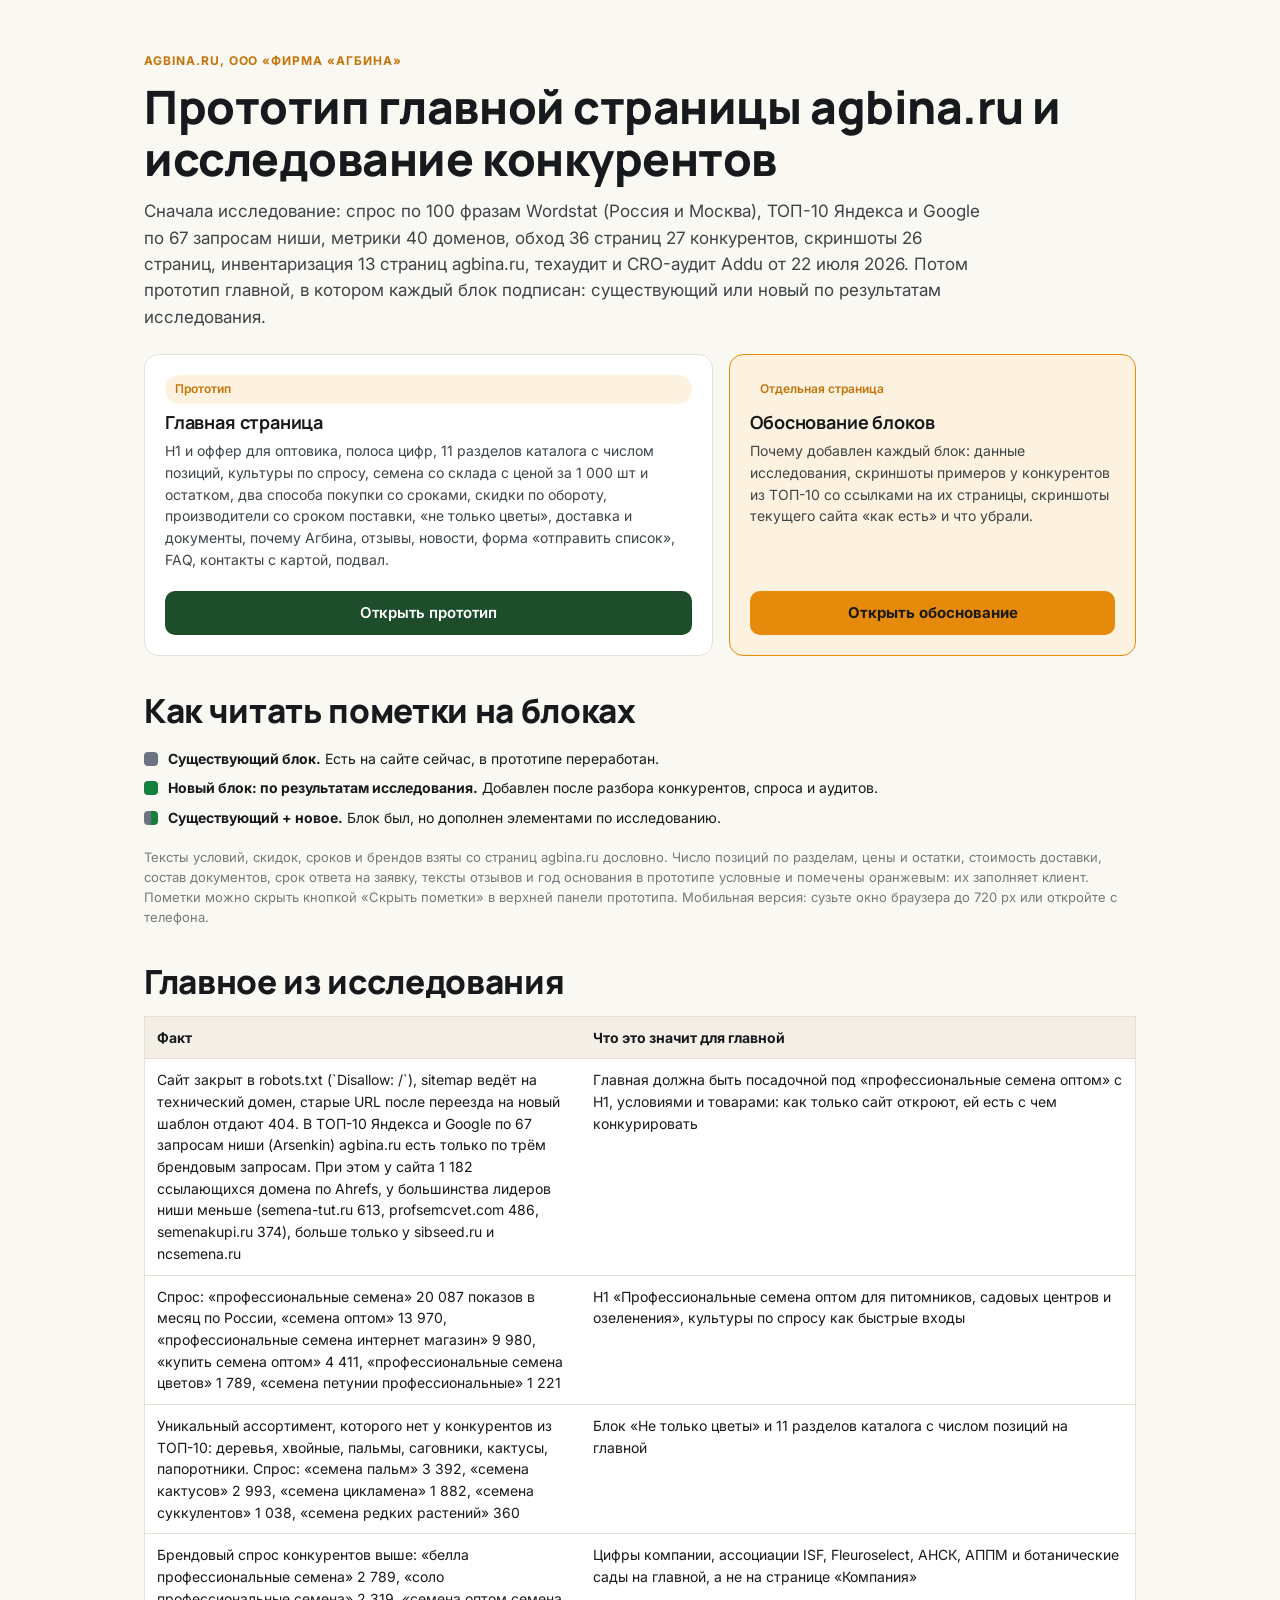
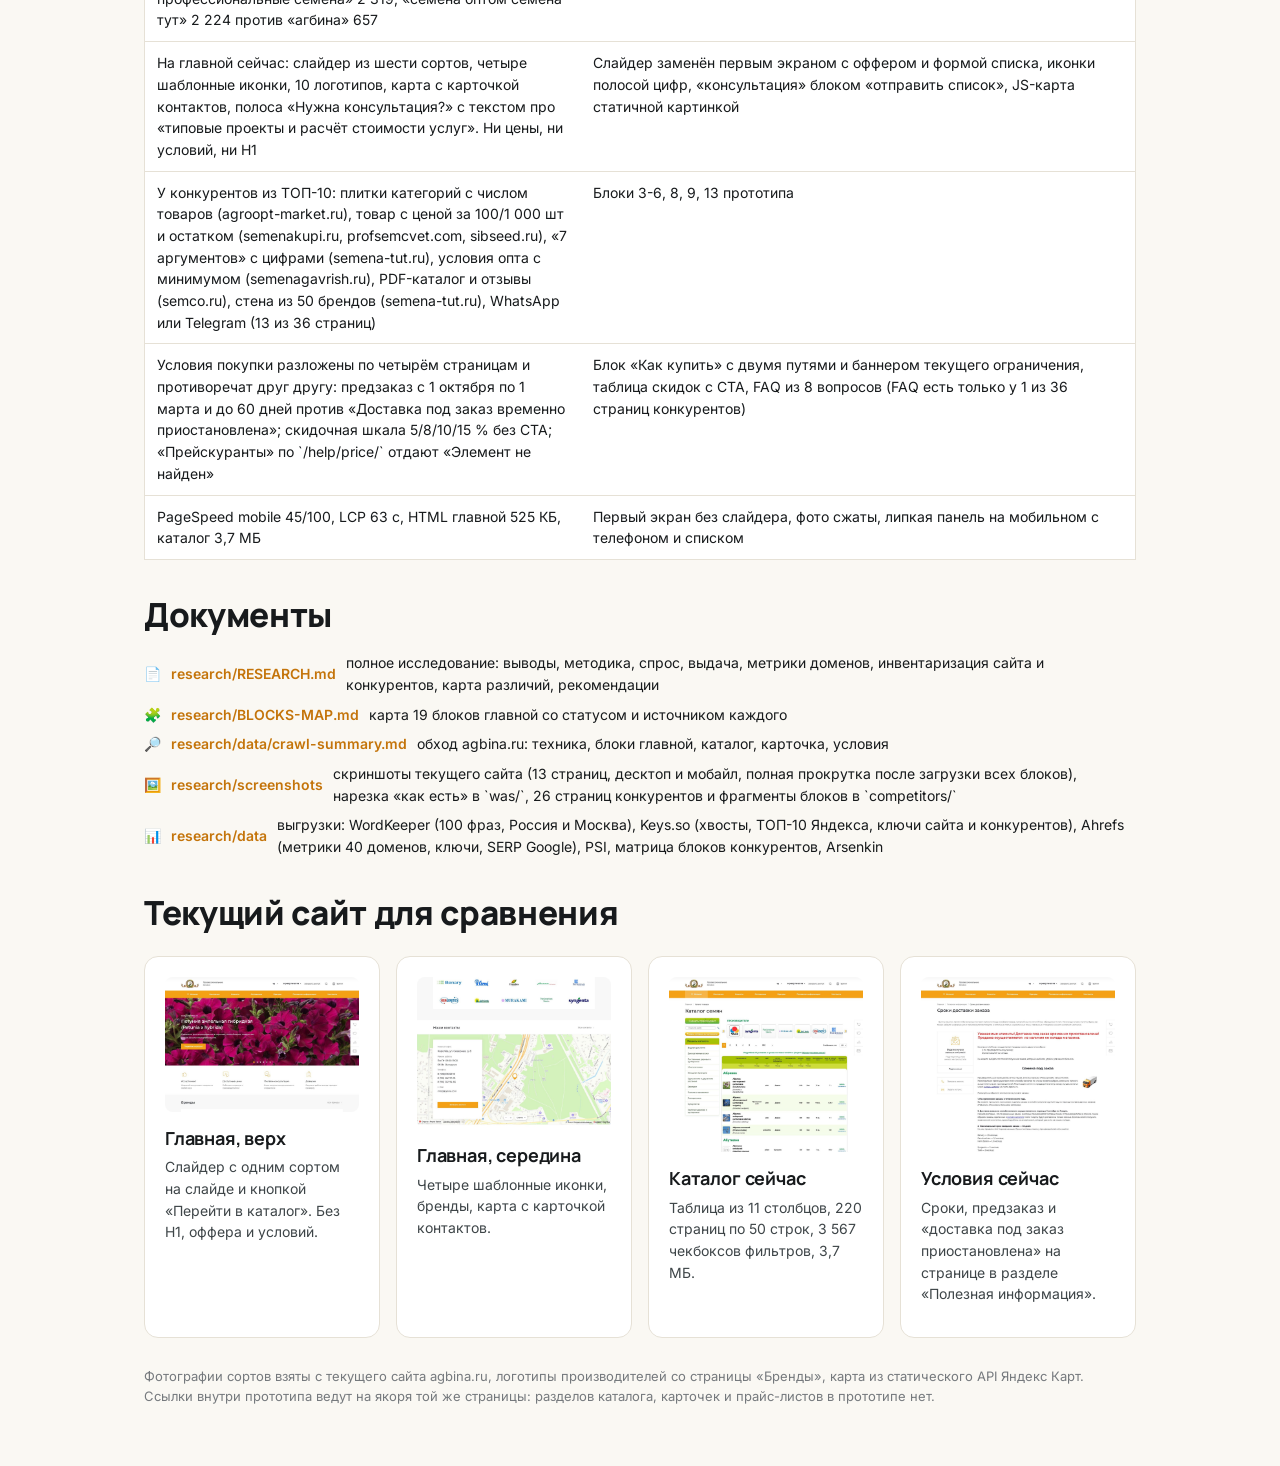
<file: index.html>
<!DOCTYPE html>
<html lang="ru">
<head>
<meta charset="utf-8">
<meta name="viewport" content="width=device-width, initial-scale=1">
<title>Агбина: прототип главной и исследование конкурентов</title>
<meta name="description" content="Прототип главной страницы agbina.ru по итогам конкурентного анализа: спрос Wordstat по 100 фразам, выдача Яндекса и Google, 26 страниц конкурентов, аудиты Addu. Каждый блок подписан: существующий или новый по исследованию.">
<link rel="preconnect" href="https://fonts.googleapis.com">
<link rel="preconnect" href="https://fonts.gstatic.com" crossorigin>
<link href="https://fonts.googleapis.com/css2?family=Inter:wght@400;500;600;700&family=Manrope:wght@500;700;800&display=swap" rel="stylesheet">
<link rel="icon" href="data:image/svg+xml,%3Csvg xmlns=%27http://www.w3.org/2000/svg%27 viewBox=%270 0 32 32%27%3E%3Crect width=%2732%27 height=%2732%27 rx=%277%27 fill=%27%23E58A0B%27/%3E%3Ctext x=%2716%27 y=%2722%27 font-size=%2716%27 font-family=%27Arial%27 font-weight=%27700%27 fill=%27white%27 text-anchor=%27middle%27%3EА%3C/text%3E%3C/svg%3E">
<link rel="stylesheet" href="assets/styles.css?v=1">
<style>body{padding-top:0}.hub-grid.two{grid-template-columns:1.4fr 1fr}.hub-grid.four{grid-template-columns:repeat(4,1fr)}@media (max-width:1000px){.hub-grid.four{grid-template-columns:repeat(2,1fr)}}@media (max-width:720px){.hub-grid.two,.hub-grid.four{grid-template-columns:1fr}}</style>
</head>
<body>
<div class="hub">
  <span class="eyebrow">agbina.ru, ООО «Фирма «Агбина»</span>
  <h1>Прототип главной страницы agbina.ru и исследование конкурентов</h1>
  <p style="font-size:17px;color:var(--ink-2);max-width:840px;margin-top:12px">Сначала исследование: спрос по 100 фразам Wordstat (Россия и Москва), ТОП-10 Яндекса и Google по 67 запросам ниши, метрики 40 доменов, обход 36 страниц 27 конкурентов, скриншоты 26 страниц, инвентаризация 13 страниц agbina.ru, техаудит и CRO-аудит Addu от 22 июля 2026. Потом прототип главной, в котором каждый блок подписан: существующий или новый по результатам исследования.</p>

  <div class="hub-grid two">
    <a class="hub-card" href="prototypes/home.html"><span class="chip brand">Прототип</span><h3>Главная страница</h3><p>H1 и оффер для оптовика, полоса цифр, 11 разделов каталога с числом позиций, культуры по спросу, семена со склада с ценой за 1 000 шт и остатком, два способа покупки со сроками, скидки по обороту, производители со сроком поставки, «не только цветы», доставка и документы, почему Агбина, отзывы, новости, форма «отправить список», FAQ, контакты с картой, подвал.</p><span class="btn btn-dark">Открыть прототип</span></a>
    <a class="hub-card" href="rationale.html" style="border-color:var(--brand);background:var(--brand-soft)"><span class="chip brand">Отдельная страница</span><h3>Обоснование блоков</h3><p>Почему добавлен каждый блок: данные исследования, скриншоты примеров у конкурентов из ТОП-10 со ссылками на их страницы, скриншоты текущего сайта «как есть» и что убрали.</p><span class="btn btn-primary">Открыть обоснование</span></a>
  </div>

  <h2 style="margin-top:36px">Как читать пометки на блоках</h2>
  <div class="legend">
    <div><i style="background:#6B7280"></i><span><b>Существующий блок.</b> Есть на сайте сейчас, в прототипе переработан.</span></div>
    <div><i style="background:#15803D"></i><span><b>Новый блок: по результатам исследования.</b> Добавлен после разбора конкурентов, спроса и аудитов.</span></div>
    <div><i style="background:linear-gradient(90deg,#6B7280 0 50%,#15803D 50% 100%)"></i><span><b>Существующий + новое.</b> Блок был, но дополнен элементами по исследованию.</span></div>
  </div>
  <p class="muted small">Тексты условий, скидок, сроков и брендов взяты со страниц agbina.ru дословно. Число позиций по разделам, цены и остатки, стоимость доставки, состав документов, срок ответа на заявку, тексты отзывов и год основания в прототипе условные и помечены оранжевым: их заполняет клиент. Пометки можно скрыть кнопкой «Скрыть пометки» в верхней панели прототипа. Мобильная версия: сузьте окно браузера до 720 px или откройте с телефона.</p>

  <h2 style="margin-top:36px">Главное из исследования</h2>
  <table style="margin-top:14px">
    <tr><th style="width:44%">Факт</th><th>Что это значит для главной</th></tr>
    <tr><td>Сайт закрыт в robots.txt (`Disallow: /`), sitemap ведёт на технический домен, старые URL после переезда на новый шаблон отдают 404. В ТОП-10 Яндекса и Google по 67 запросам ниши (Arsenkin) agbina.ru есть только по трём брендовым запросам. При этом у сайта 1 182 ссылающихся домена по Ahrefs, у большинства лидеров ниши меньше (semena-tut.ru 613, profsemcvet.com 486, semenakupi.ru 374), больше только у sibseed.ru и ncsemena.ru</td><td>Главная должна быть посадочной под «профессиональные семена оптом» с H1, условиями и товарами: как только сайт откроют, ей есть с чем конкурировать</td></tr>
    <tr><td>Спрос: «профессиональные семена» 20 087 показов в месяц по России, «семена оптом» 13 970, «профессиональные семена интернет магазин» 9 980, «купить семена оптом» 4 411, «профессиональные семена цветов» 1 789, «семена петунии профессиональные» 1 221</td><td>H1 «Профессиональные семена оптом для питомников, садовых центров и озеленения», культуры по спросу как быстрые входы</td></tr>
    <tr><td>Уникальный ассортимент, которого нет у конкурентов из ТОП-10: деревья, хвойные, пальмы, саговники, кактусы, папоротники. Спрос: «семена пальм» 3 392, «семена кактусов» 2 993, «семена цикламена» 1 882, «семена суккулентов» 1 038, «семена редких растений» 360</td><td>Блок «Не только цветы» и 11 разделов каталога с числом позиций на главной</td></tr>
    <tr><td>Брендовый спрос конкурентов выше: «белла профессиональные семена» 2 789, «соло профессиональные семена» 2 319, «семена оптом семена тут» 2 224 против «агбина» 657</td><td>Цифры компании, ассоциации ISF, Fleuroselect, АНСК, АППМ и ботанические сады на главной, а не на странице «Компания»</td></tr>
    <tr><td>На главной сейчас: слайдер из шести сортов, четыре шаблонные иконки, 10 логотипов, карта с карточкой контактов, полоса «Нужна консультация?» с текстом про «типовые проекты и расчёт стоимости услуг». Ни цены, ни условий, ни H1</td><td>Слайдер заменён первым экраном с оффером и формой списка, иконки полосой цифр, «консультация» блоком «отправить список», JS-карта статичной картинкой</td></tr>
    <tr><td>У конкурентов из ТОП-10: плитки категорий с числом товаров (agroopt-market.ru), товар с ценой за 100/1 000 шт и остатком (semenakupi.ru, profsemcvet.com, sibseed.ru), «7 аргументов» с цифрами (semena-tut.ru), условия опта с минимумом (semenagavrish.ru), PDF-каталог и отзывы (semco.ru), стена из 50 брендов (semena-tut.ru), WhatsApp или Telegram (13 из 36 страниц)</td><td>Блоки 3-6, 8, 9, 13 прототипа</td></tr>
    <tr><td>Условия покупки разложены по четырём страницам и противоречат друг другу: предзаказ с 1 октября по 1 марта и до 60 дней против «Доставка под заказ временно приостановлена»; скидочная шкала 5/8/10/15 % без CTA; «Прейскуранты» по `/help/price/` отдают «Элемент не найден»</td><td>Блок «Как купить» с двумя путями и баннером текущего ограничения, таблица скидок с CTA, FAQ из 8 вопросов (FAQ есть только у 1 из 36 страниц конкурентов)</td></tr>
    <tr><td>PageSpeed mobile 45/100, LCP 63 с, HTML главной 525 КБ, каталог 3,7 МБ</td><td>Первый экран без слайдера, фото сжаты, липкая панель на мобильном с телефоном и списком</td></tr>
  </table>

  <h2 style="margin-top:36px">Документы</h2>
  <div class="legend">
    <div><span>📄</span><a href="https://github.com/takedown-desing/agbina-prototype/blob/main/research/RESEARCH.md" style="color:var(--brand-dark);font-weight:600">research/RESEARCH.md</a><span>полное исследование: выводы, методика, спрос, выдача, метрики доменов, инвентаризация сайта и конкурентов, карта различий, рекомендации</span></div>
    <div><span>🧩</span><a href="https://github.com/takedown-desing/agbina-prototype/blob/main/research/BLOCKS-MAP.md" style="color:var(--brand-dark);font-weight:600">research/BLOCKS-MAP.md</a><span>карта 19 блоков главной со статусом и источником каждого</span></div>
    <div><span>🔎</span><a href="https://github.com/takedown-desing/agbina-prototype/blob/main/research/data/crawl-summary.md" style="color:var(--brand-dark);font-weight:600">research/data/crawl-summary.md</a><span>обход agbina.ru: техника, блоки главной, каталог, карточка, условия</span></div>
    <div><span>🖼️</span><a href="https://github.com/takedown-desing/agbina-prototype/tree/main/research/screenshots" style="color:var(--brand-dark);font-weight:600">research/screenshots</a><span>скриншоты текущего сайта (13 страниц, десктоп и мобайл, полная прокрутка после загрузки всех блоков), нарезка «как есть» в `was/`, 26 страниц конкурентов и фрагменты блоков в `competitors/`</span></div>
    <div><span>📊</span><a href="https://github.com/takedown-desing/agbina-prototype/tree/main/research/data" style="color:var(--brand-dark);font-weight:600">research/data</a><span>выгрузки: WordKeeper (100 фраз, Россия и Москва), Keys.so (хвосты, ТОП-10 Яндекса, ключи сайта и конкурентов), Ahrefs (метрики 40 доменов, ключи, SERP Google), PSI, матрица блоков конкурентов, Arsenkin</span></div>
  </div>

  <h2 style="margin-top:36px">Текущий сайт для сравнения</h2>
  <div class="hub-grid four">
    <a class="hub-card" href="research/screenshots/agbina_home_desktop.jpeg"><img src="research/screenshots/was/was-home-top.jpg" alt="" style="border-radius:8px;margin-bottom:8px" loading="lazy"><h3>Главная, верх</h3><p>Слайдер с одним сортом на слайде и кнопкой «Перейти в каталог». Без H1, оффера и условий.</p></a>
    <a class="hub-card" href="research/screenshots/agbina_home_desktop.jpeg"><img src="research/screenshots/was/was-home-mid.jpg" alt="" style="border-radius:8px;margin-bottom:8px" loading="lazy"><h3>Главная, середина</h3><p>Четыре шаблонные иконки, бренды, карта с карточкой контактов.</p></a>
    <a class="hub-card" href="research/screenshots/agbina_catalog_desktop.jpeg"><img src="research/screenshots/was/was-catalog-top.jpg" alt="" style="border-radius:8px;margin-bottom:8px" loading="lazy"><h3>Каталог сейчас</h3><p>Таблица из 11 столбцов, 220 страниц по 50 строк, 3 567 чекбоксов фильтров, 3,7 МБ.</p></a>
    <a class="hub-card" href="research/screenshots/agbina_sroki_desktop.jpeg"><img src="research/screenshots/was/was-sroki-top.jpg" alt="" style="border-radius:8px;margin-bottom:8px" loading="lazy"><h3>Условия сейчас</h3><p>Сроки, предзаказ и «доставка под заказ приостановлена» на странице в разделе «Полезная информация».</p></a>
  </div>

  <p class="muted small" style="margin-top:28px">Фотографии сортов взяты с текущего сайта agbina.ru, логотипы производителей со страницы «Бренды», карта из статического API Яндекс Карт. Ссылки внутри прототипа ведут на якоря той же страницы: разделов каталога, карточек и прайс-листов в прототипе нет.</p>
</div>
</body>
</html>
</file>
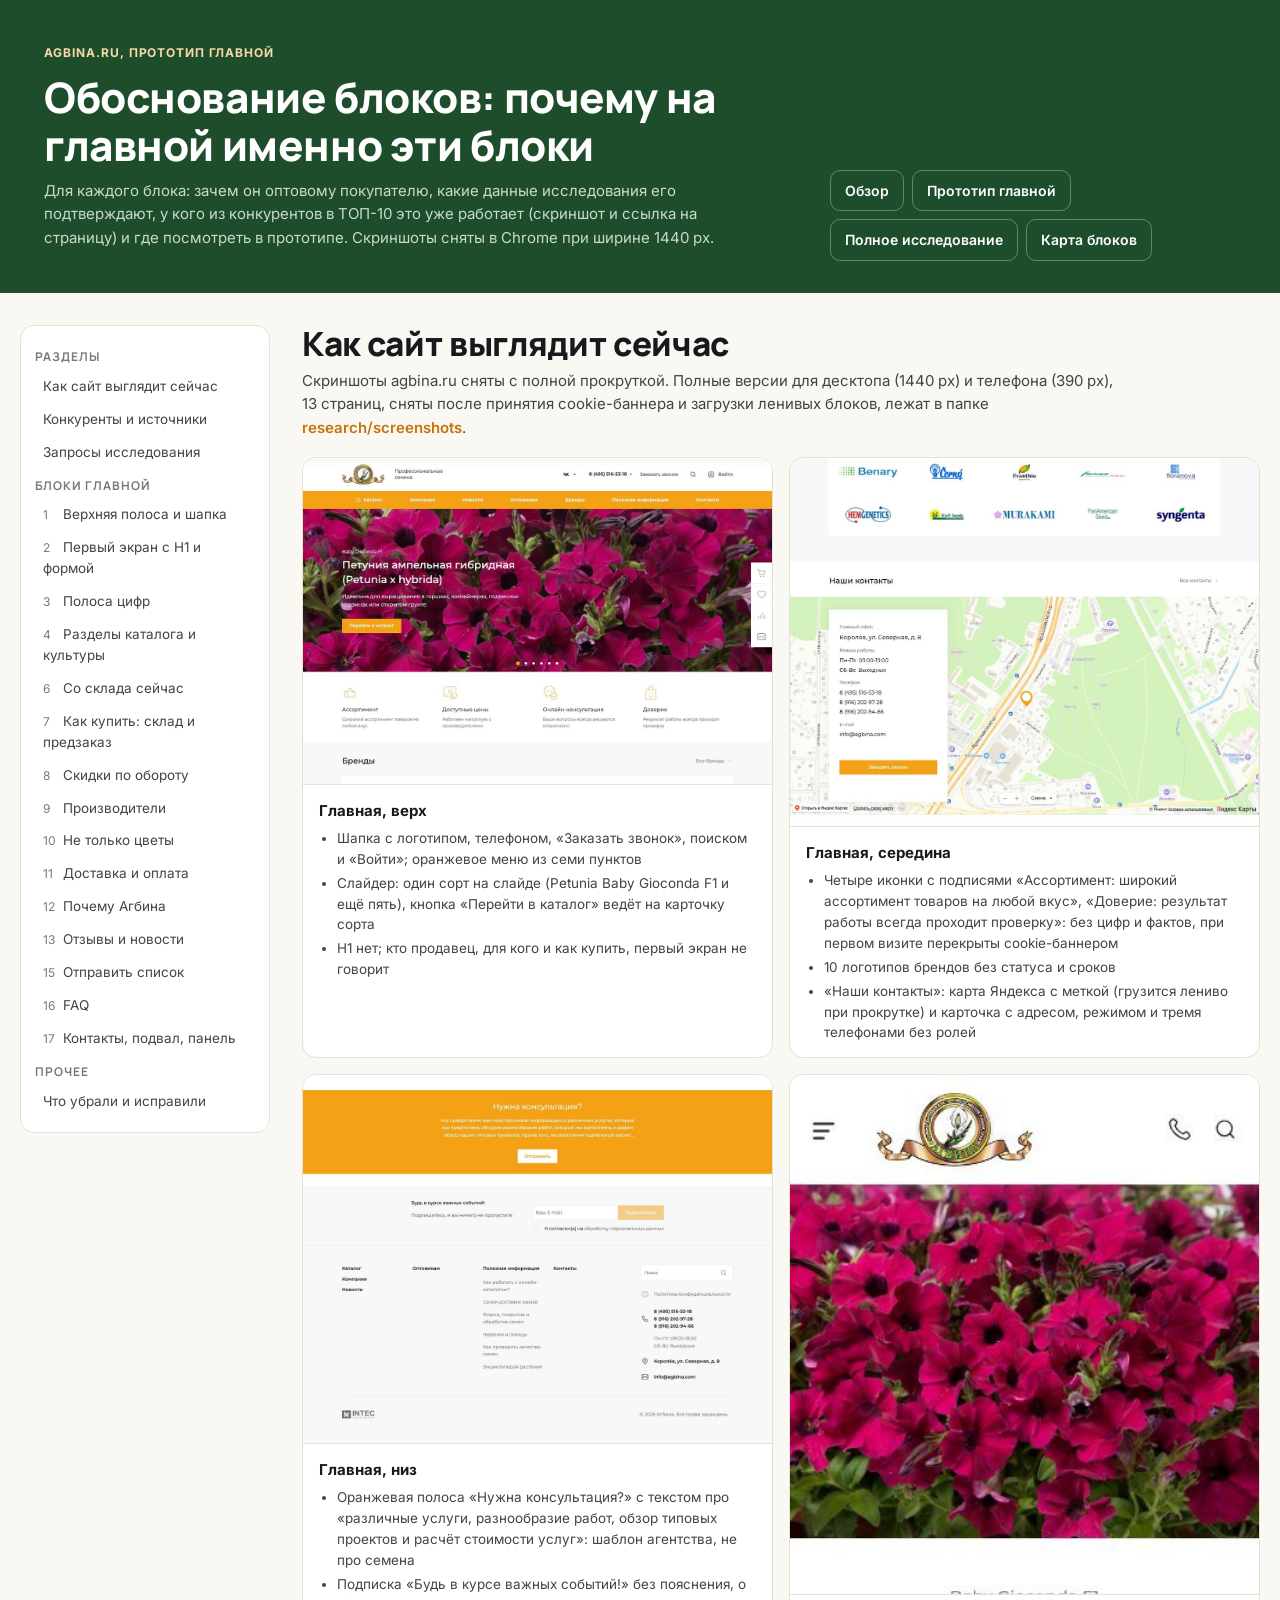
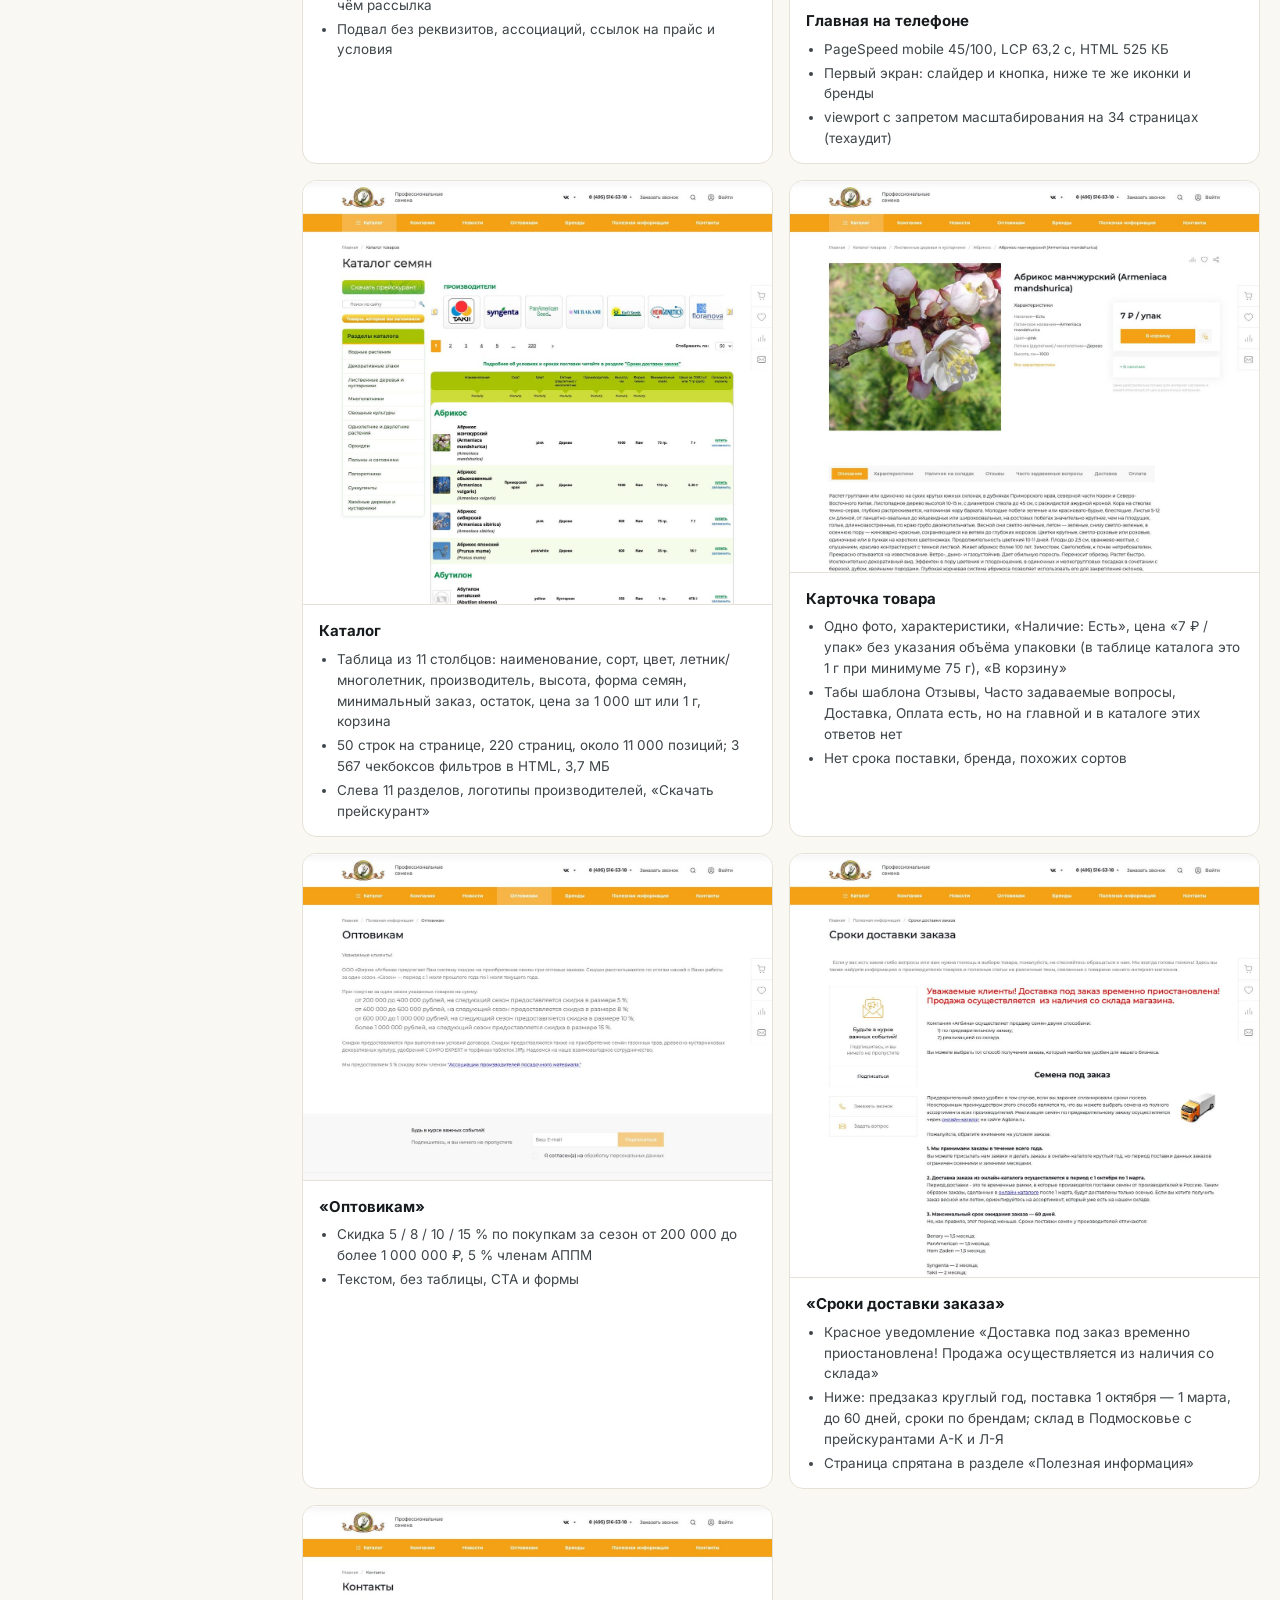
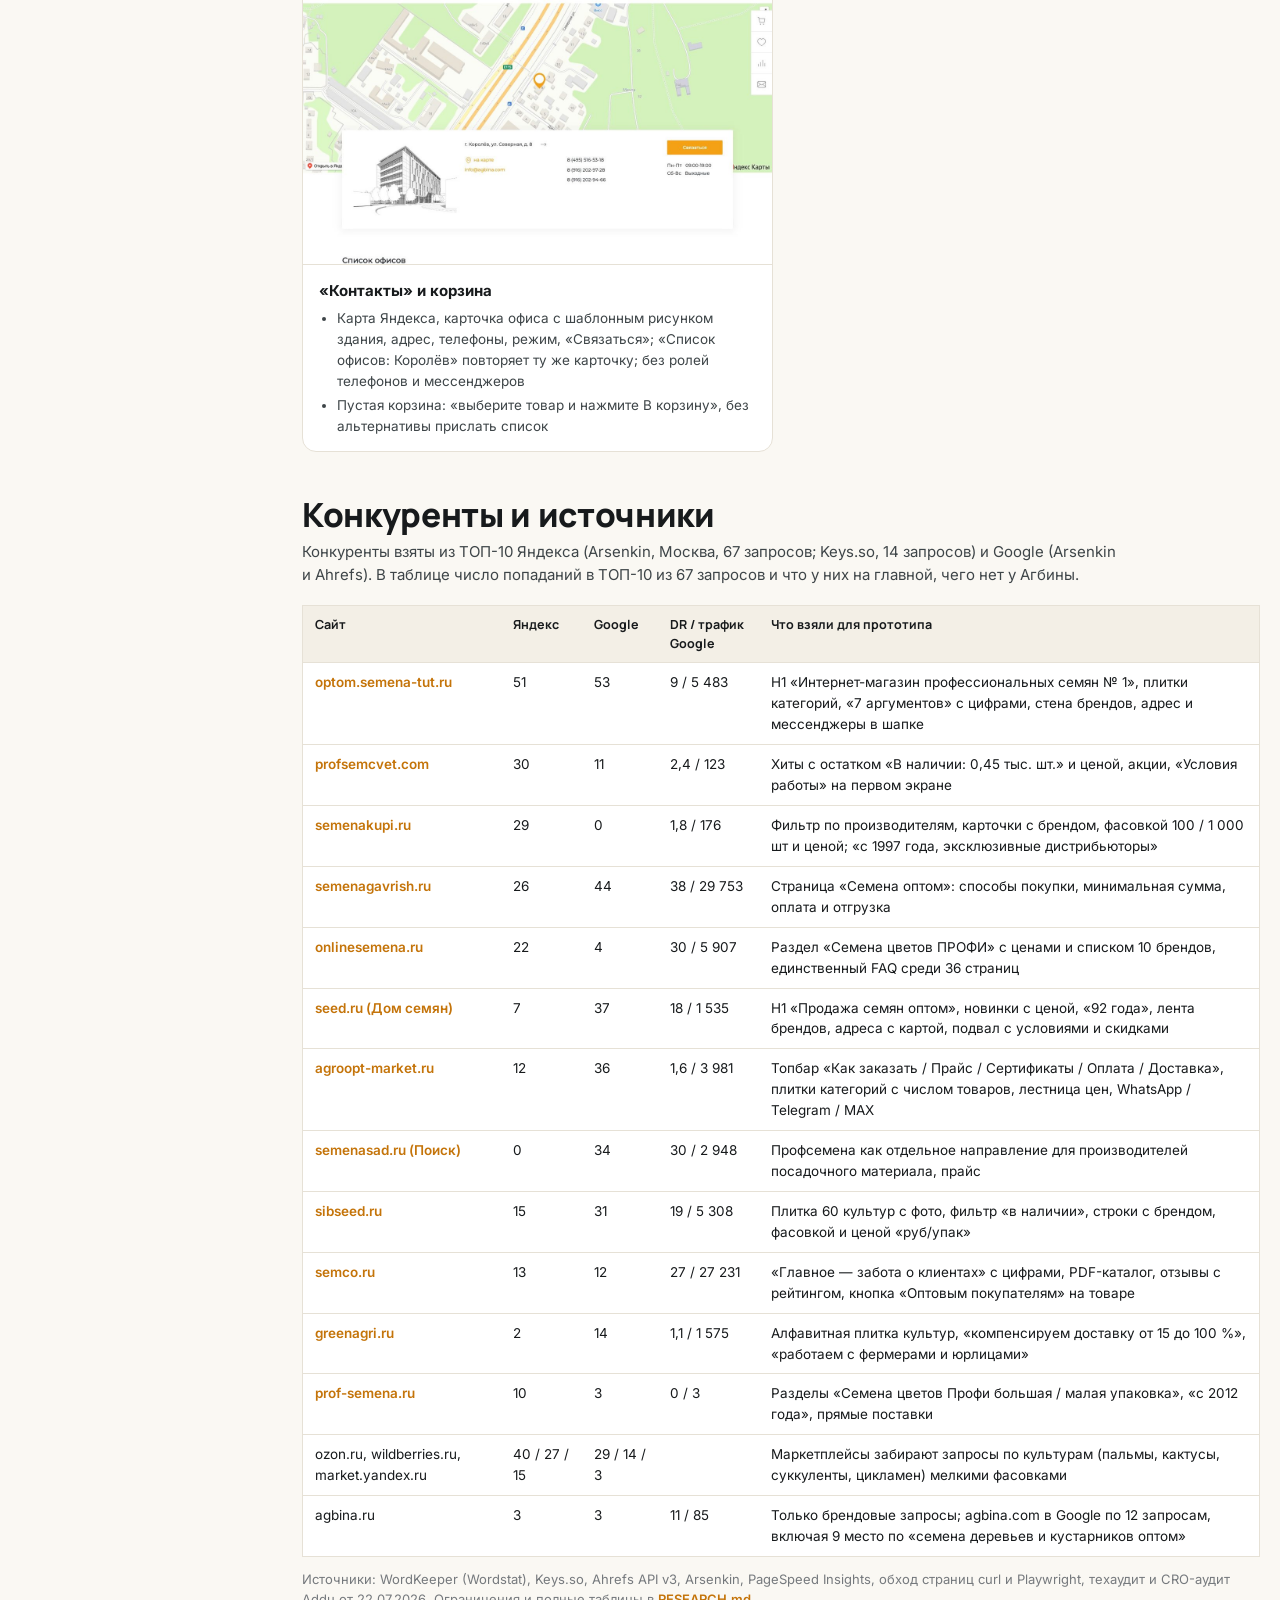
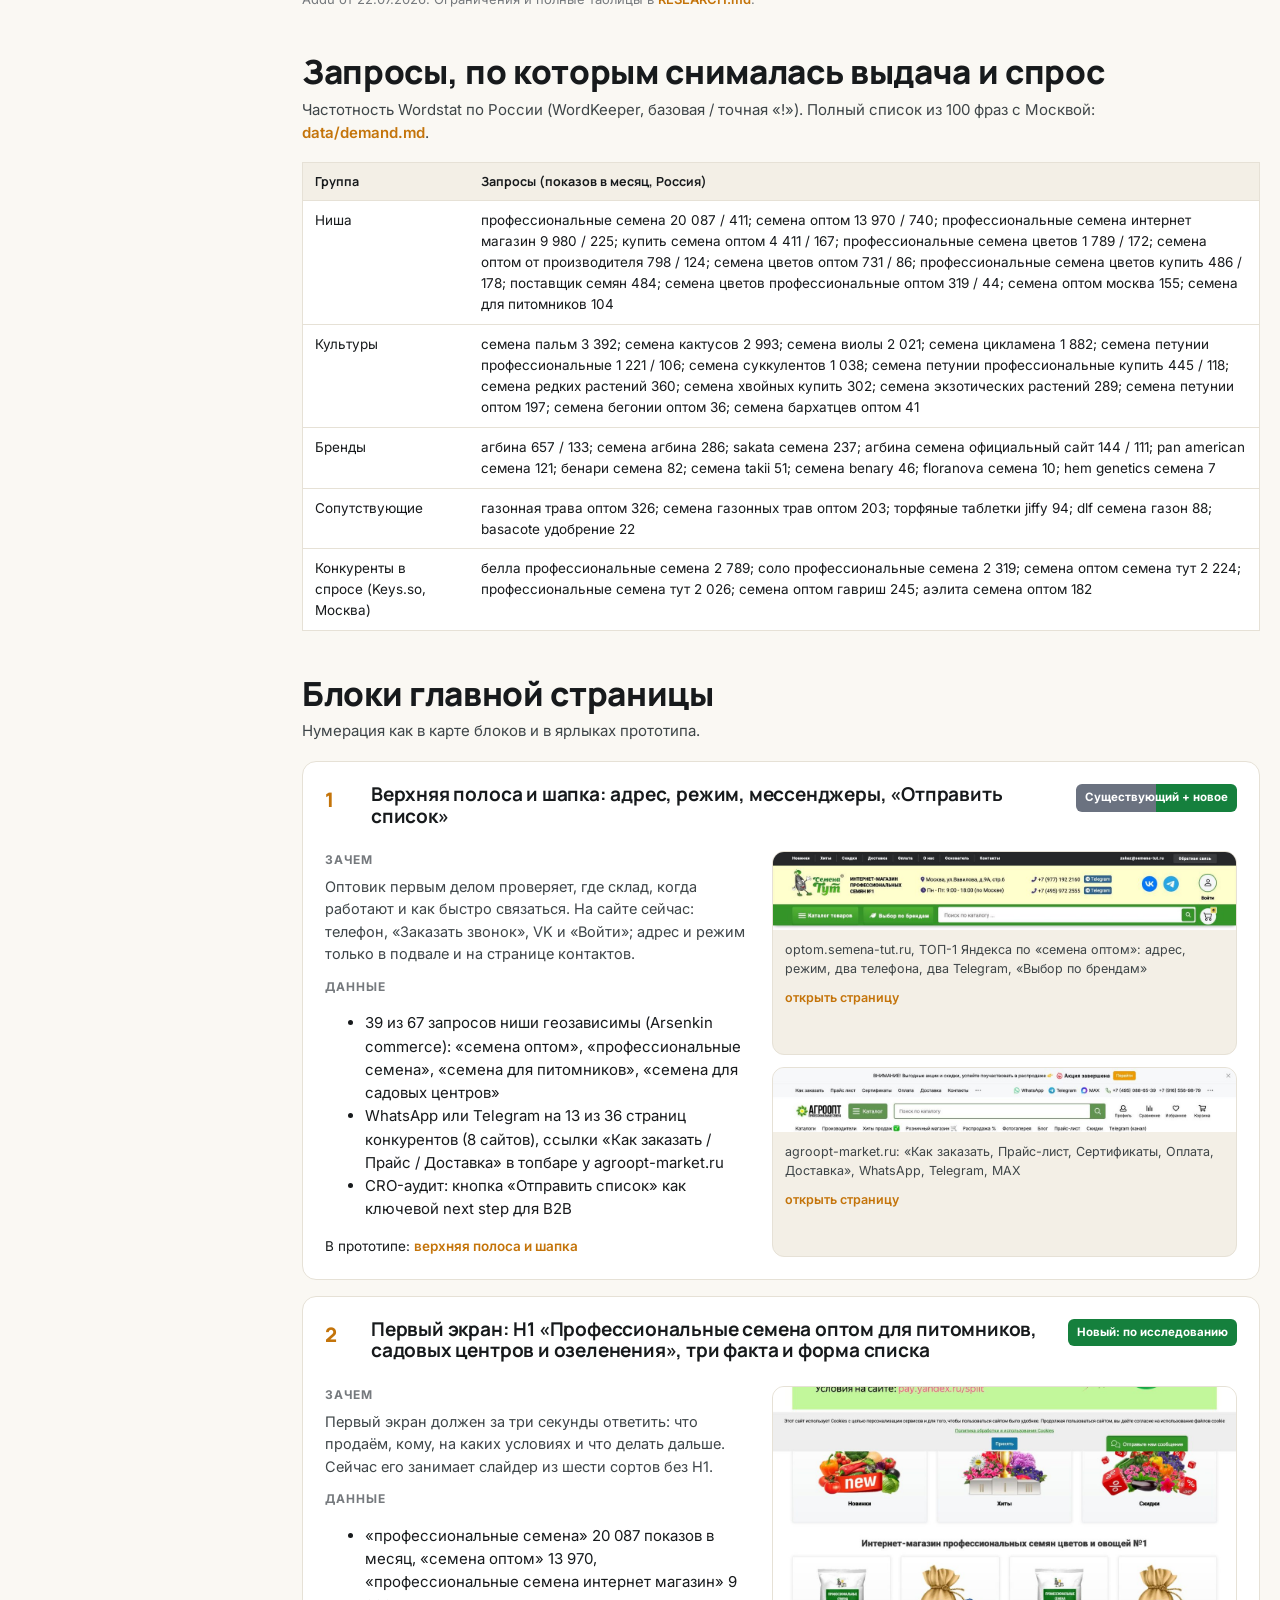
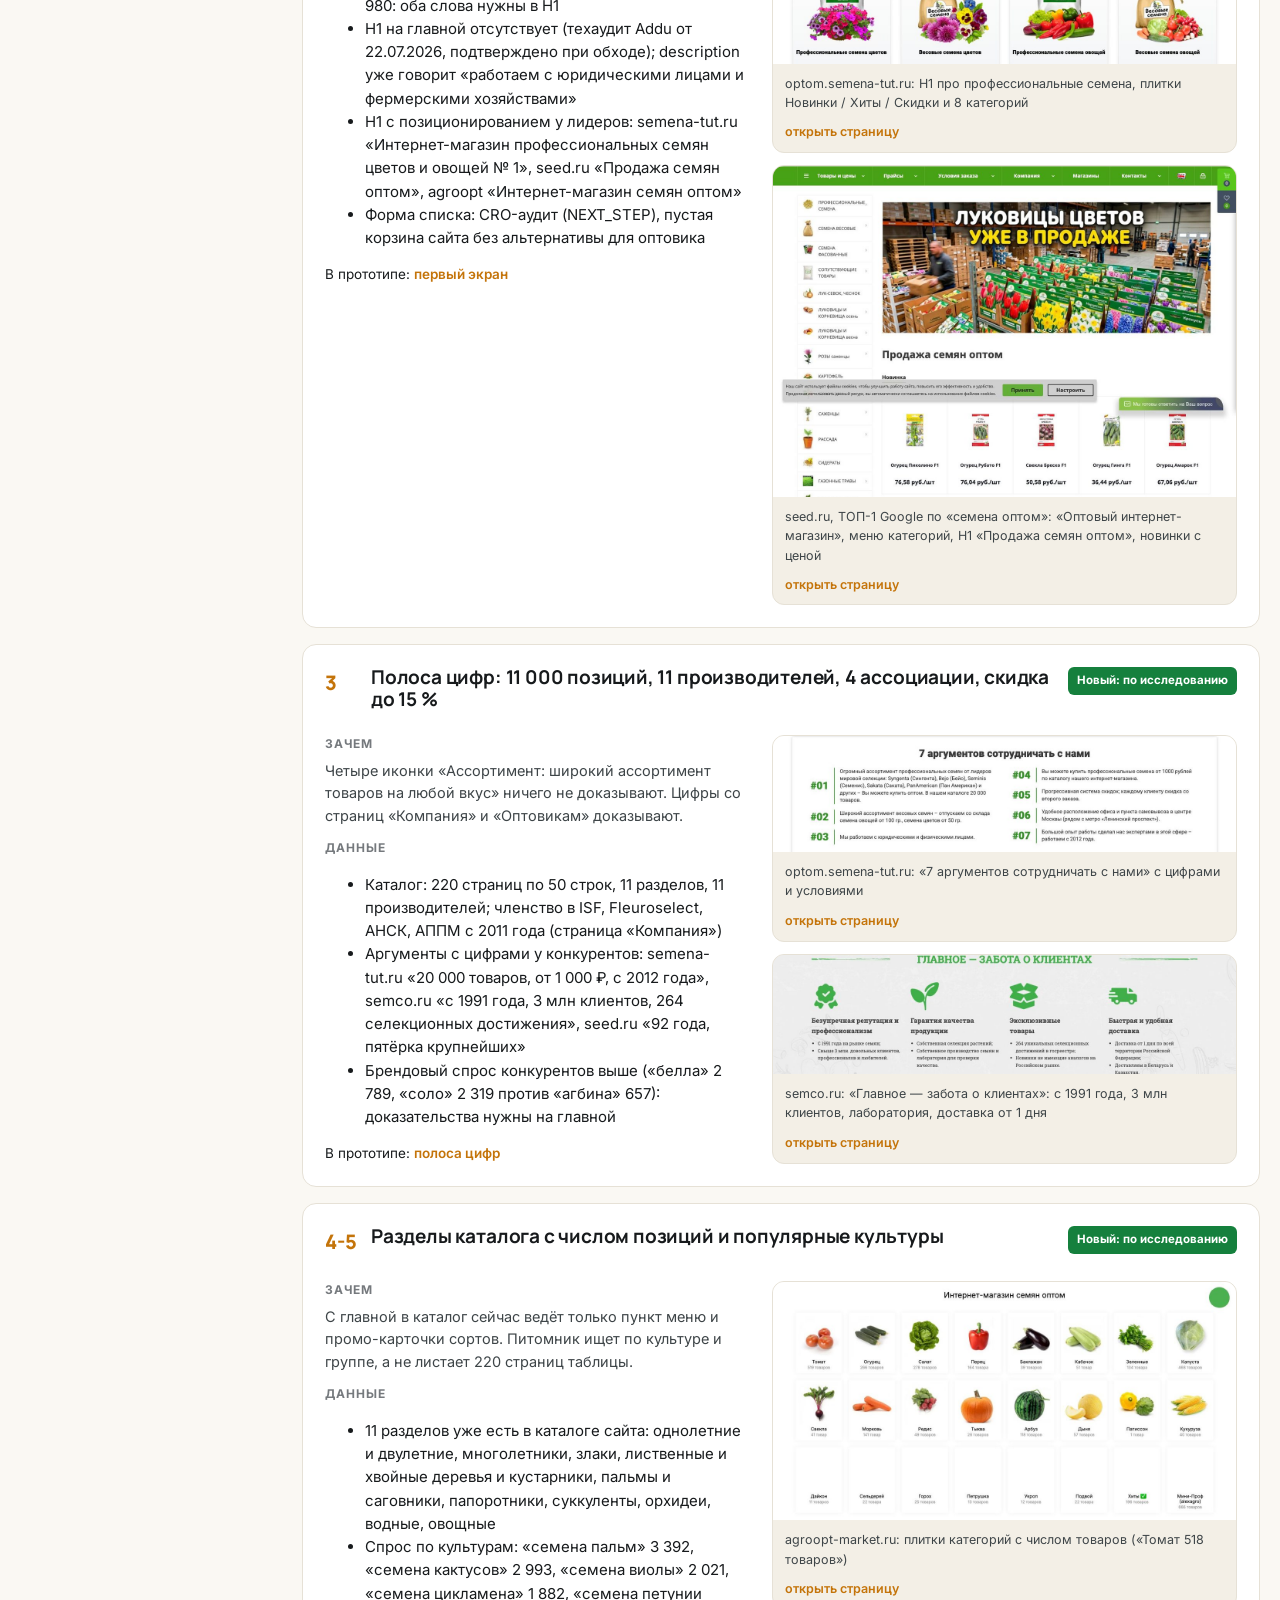
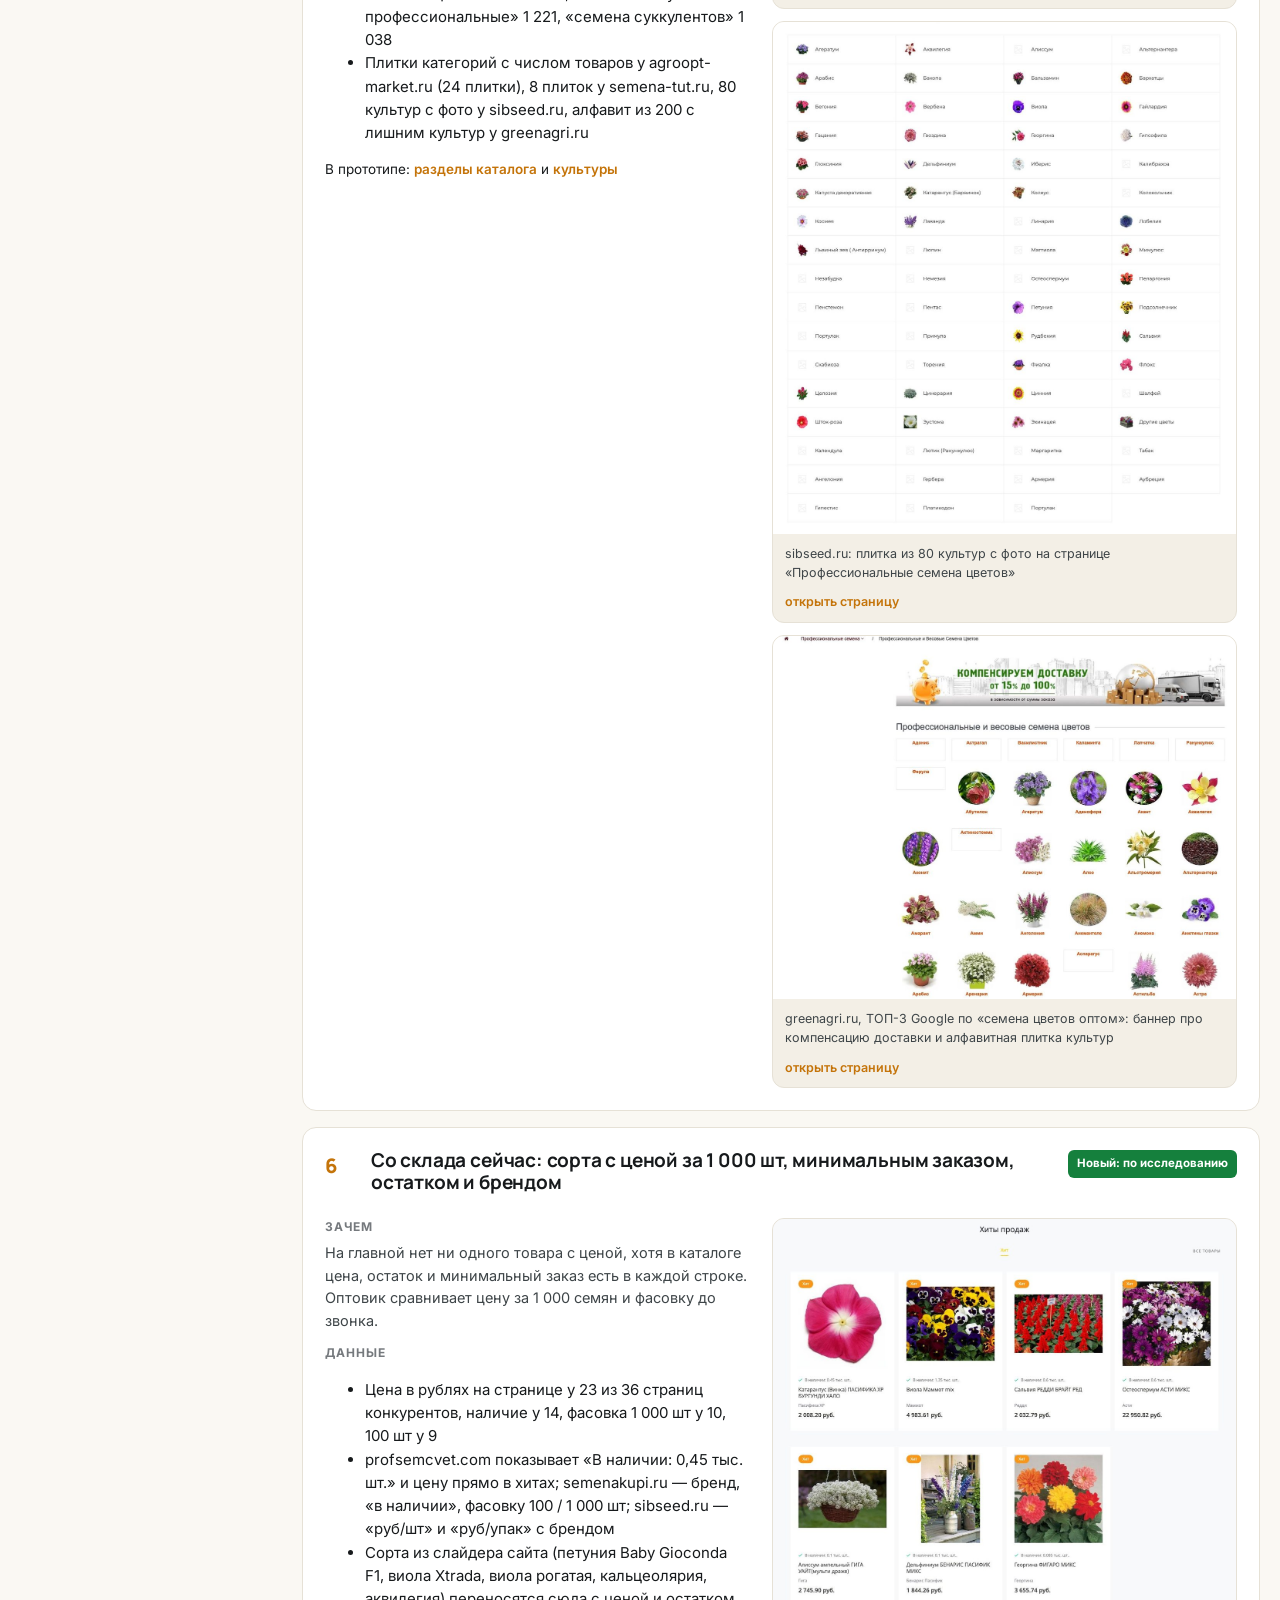
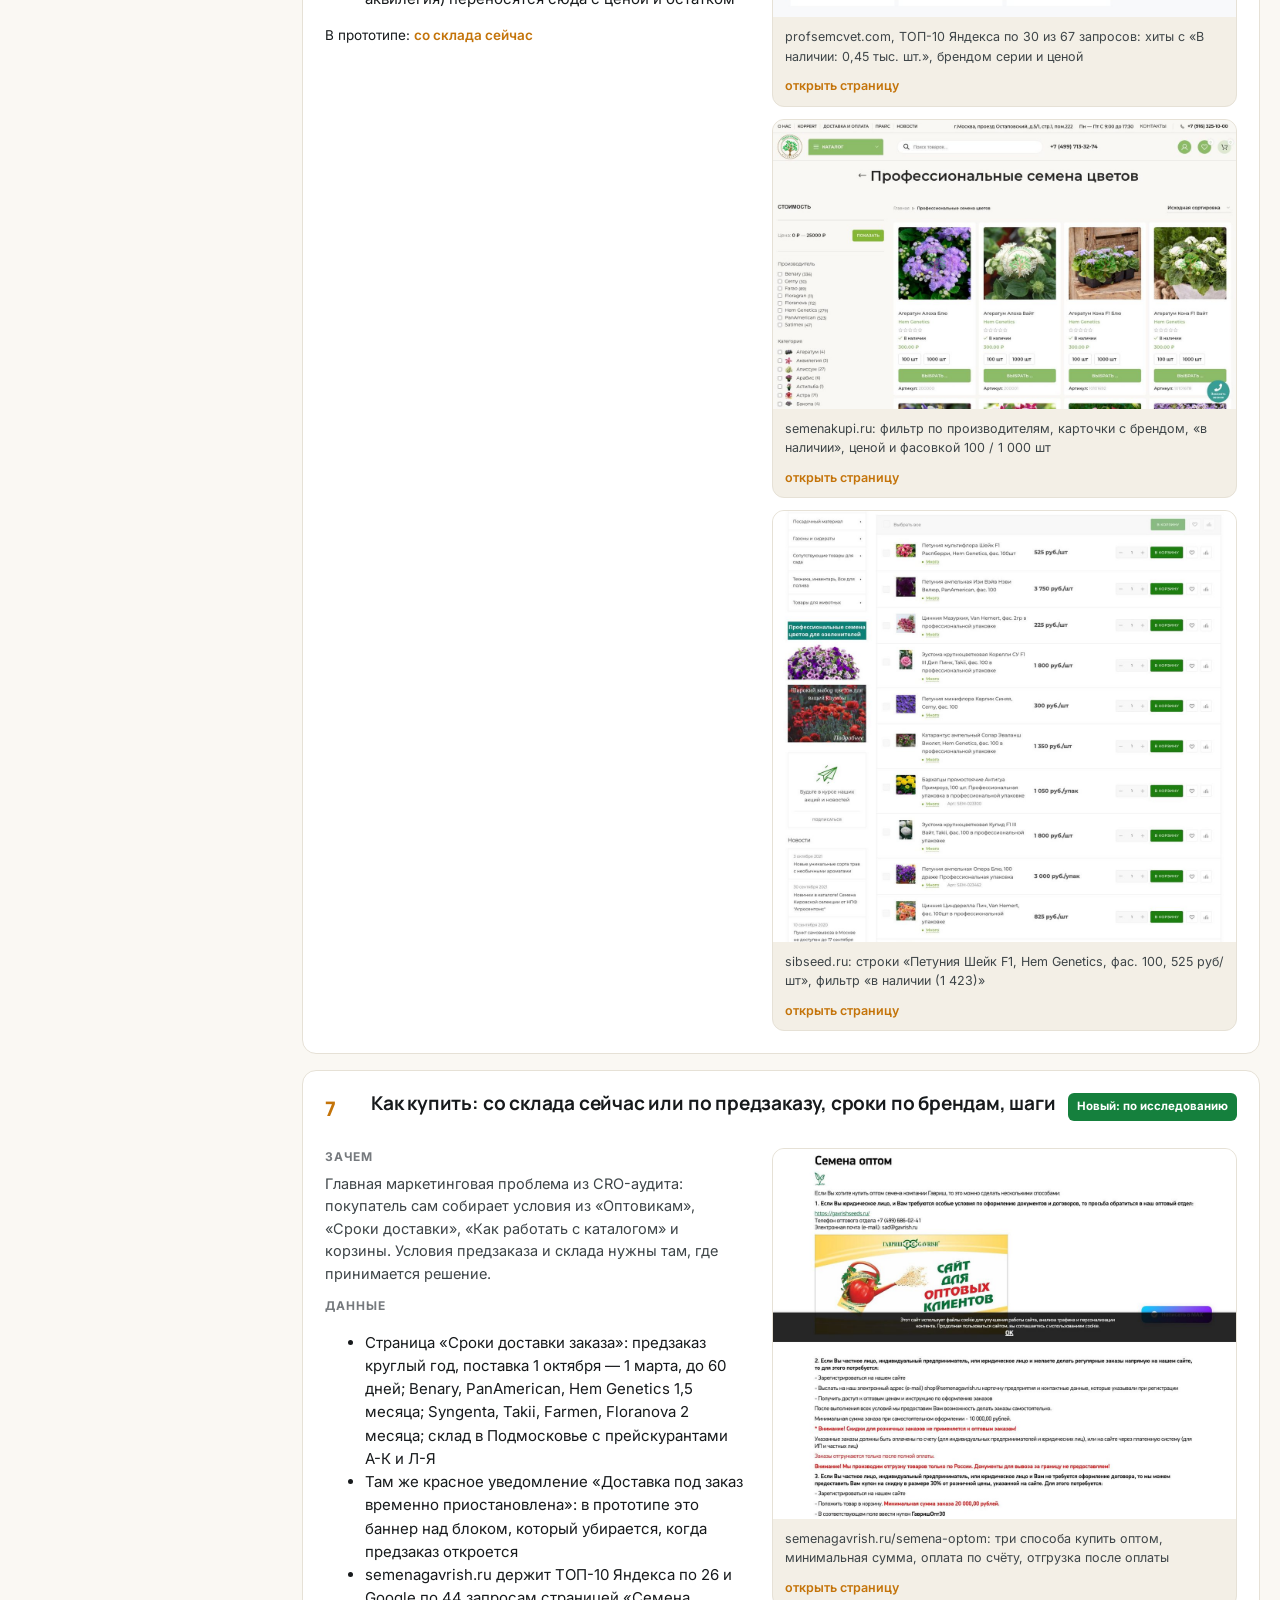
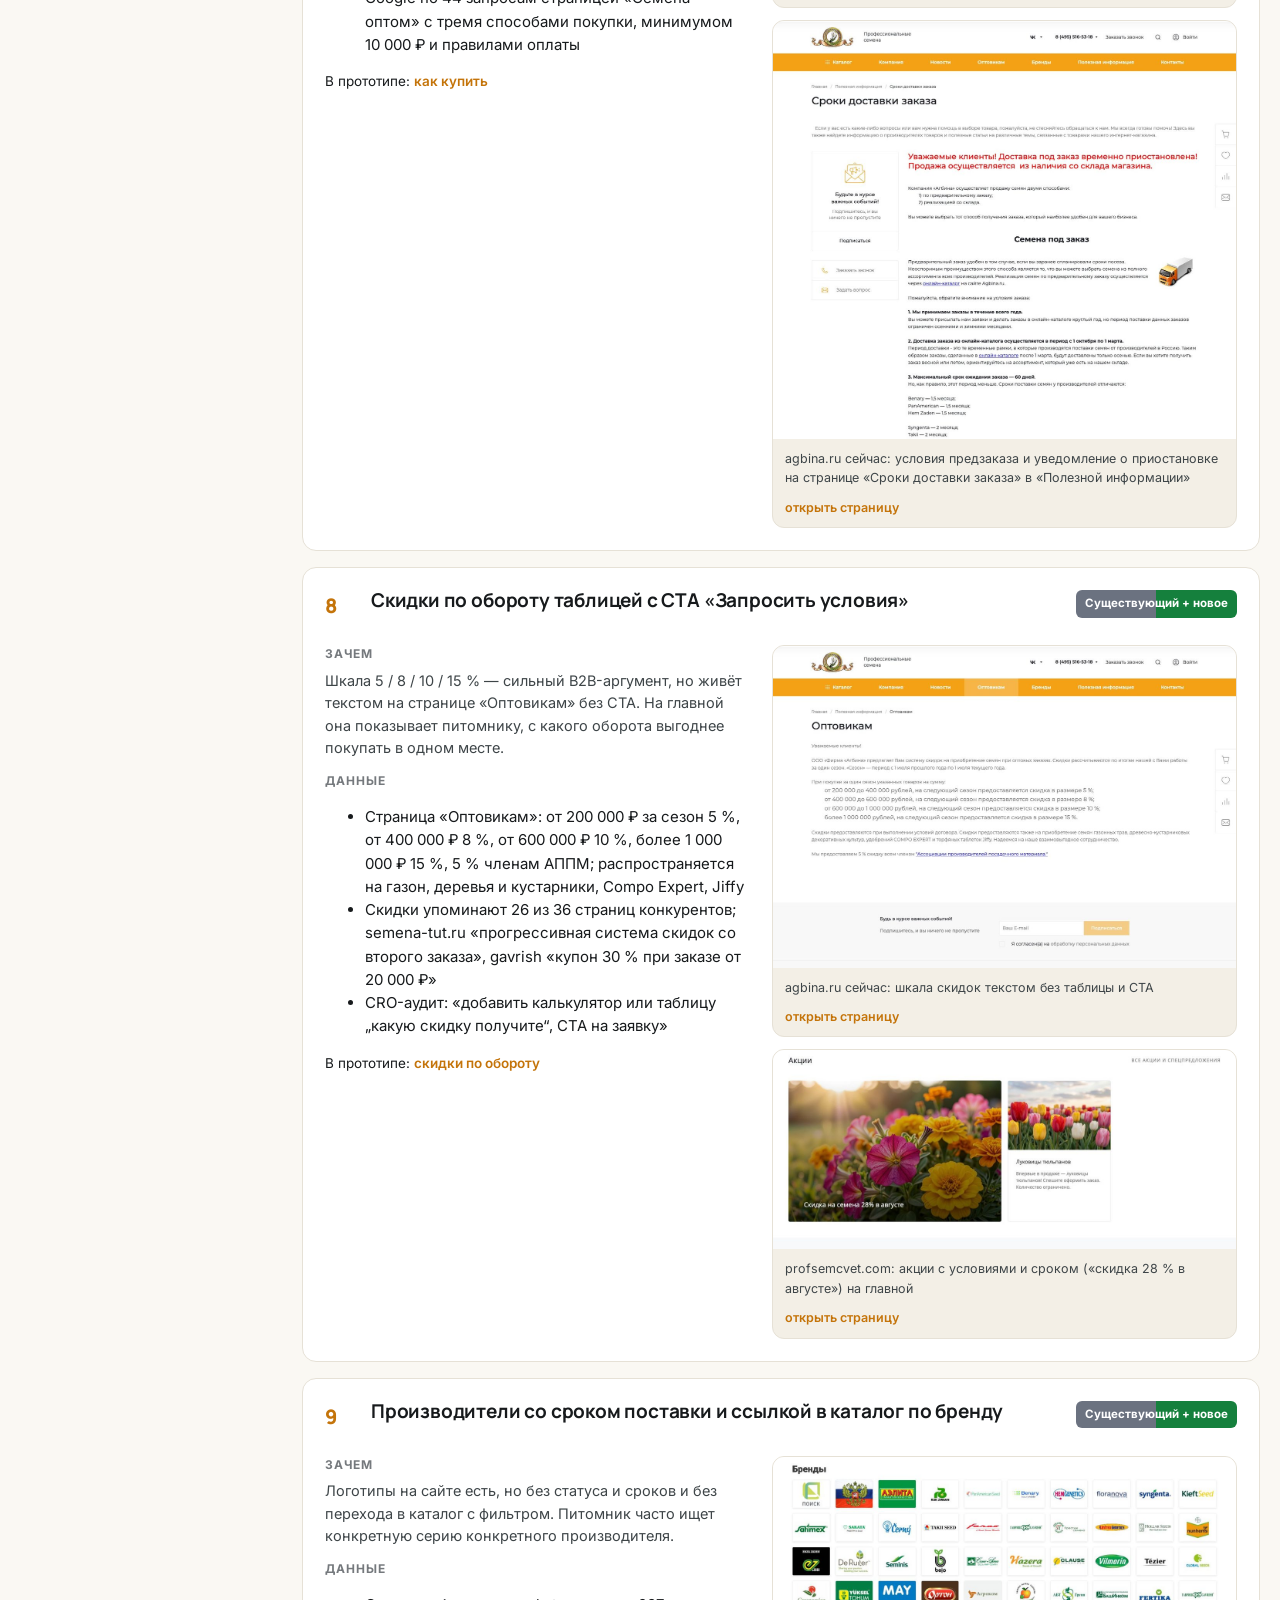
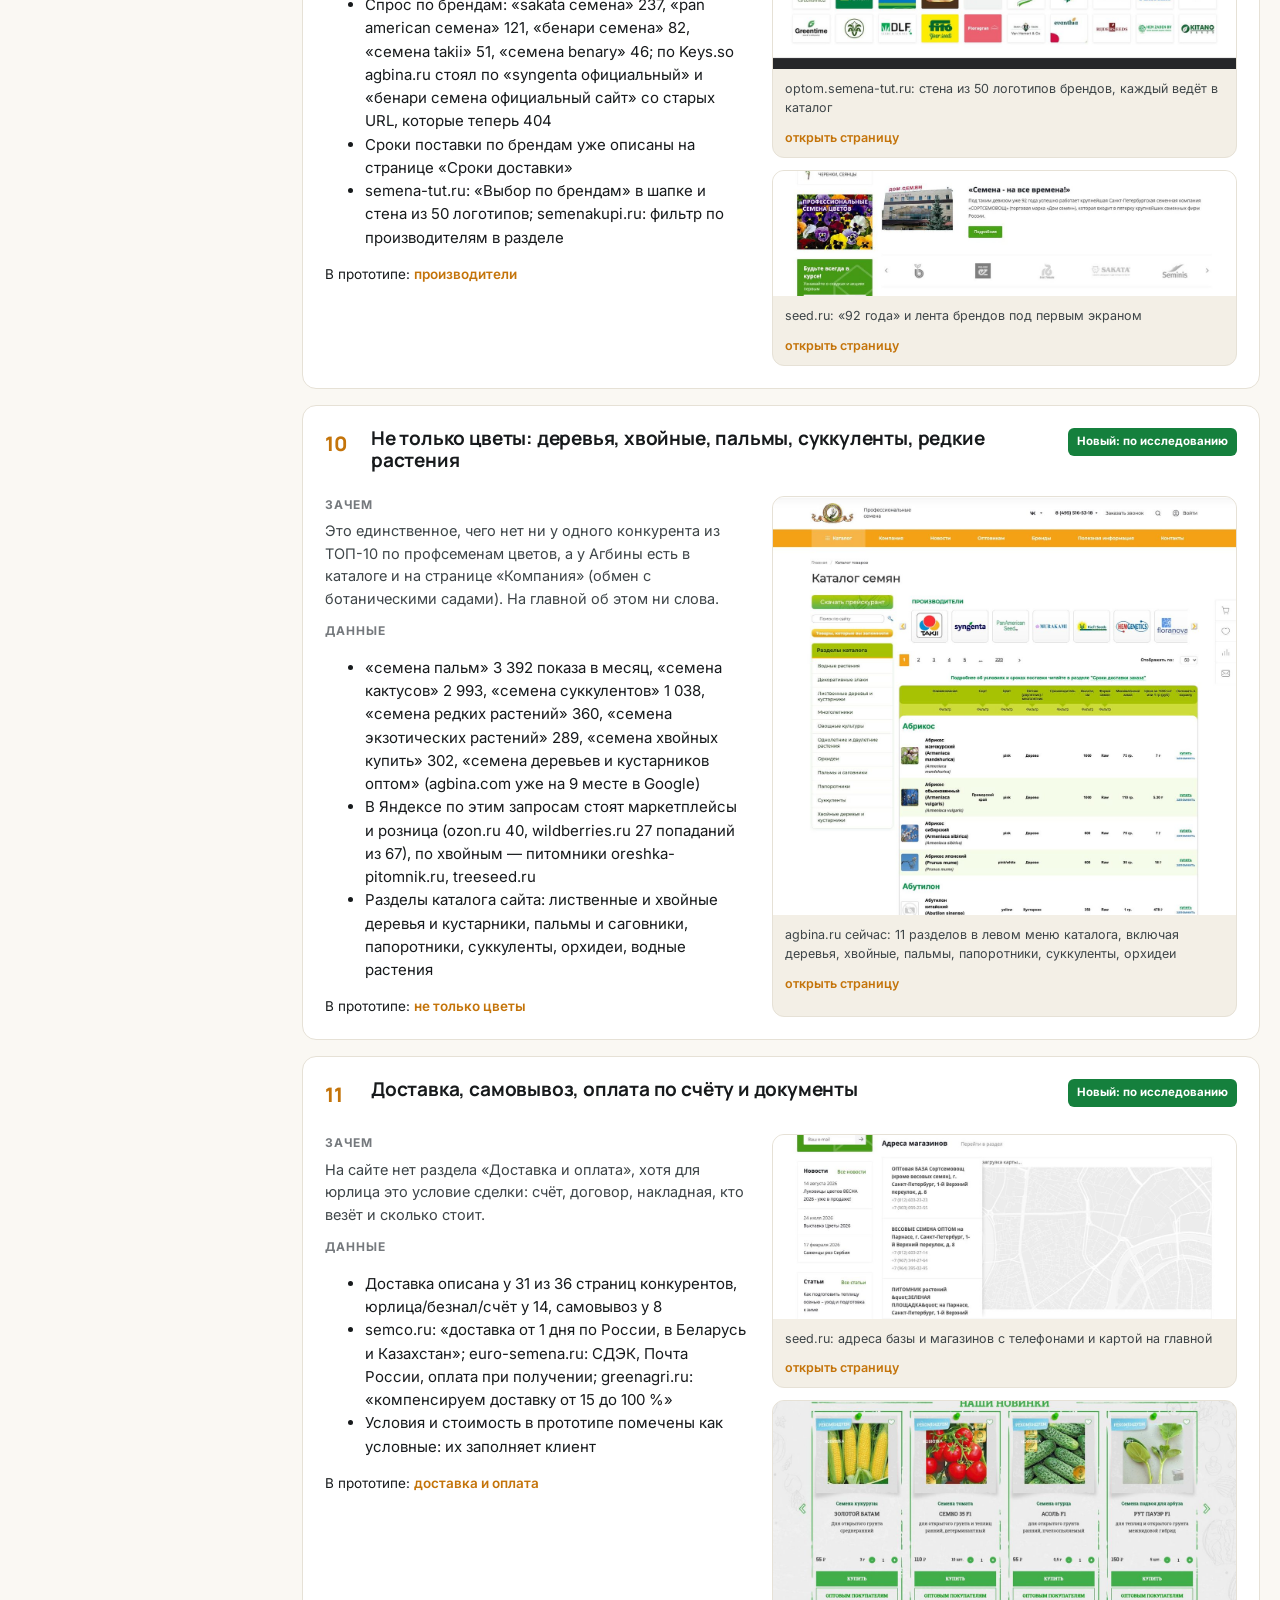
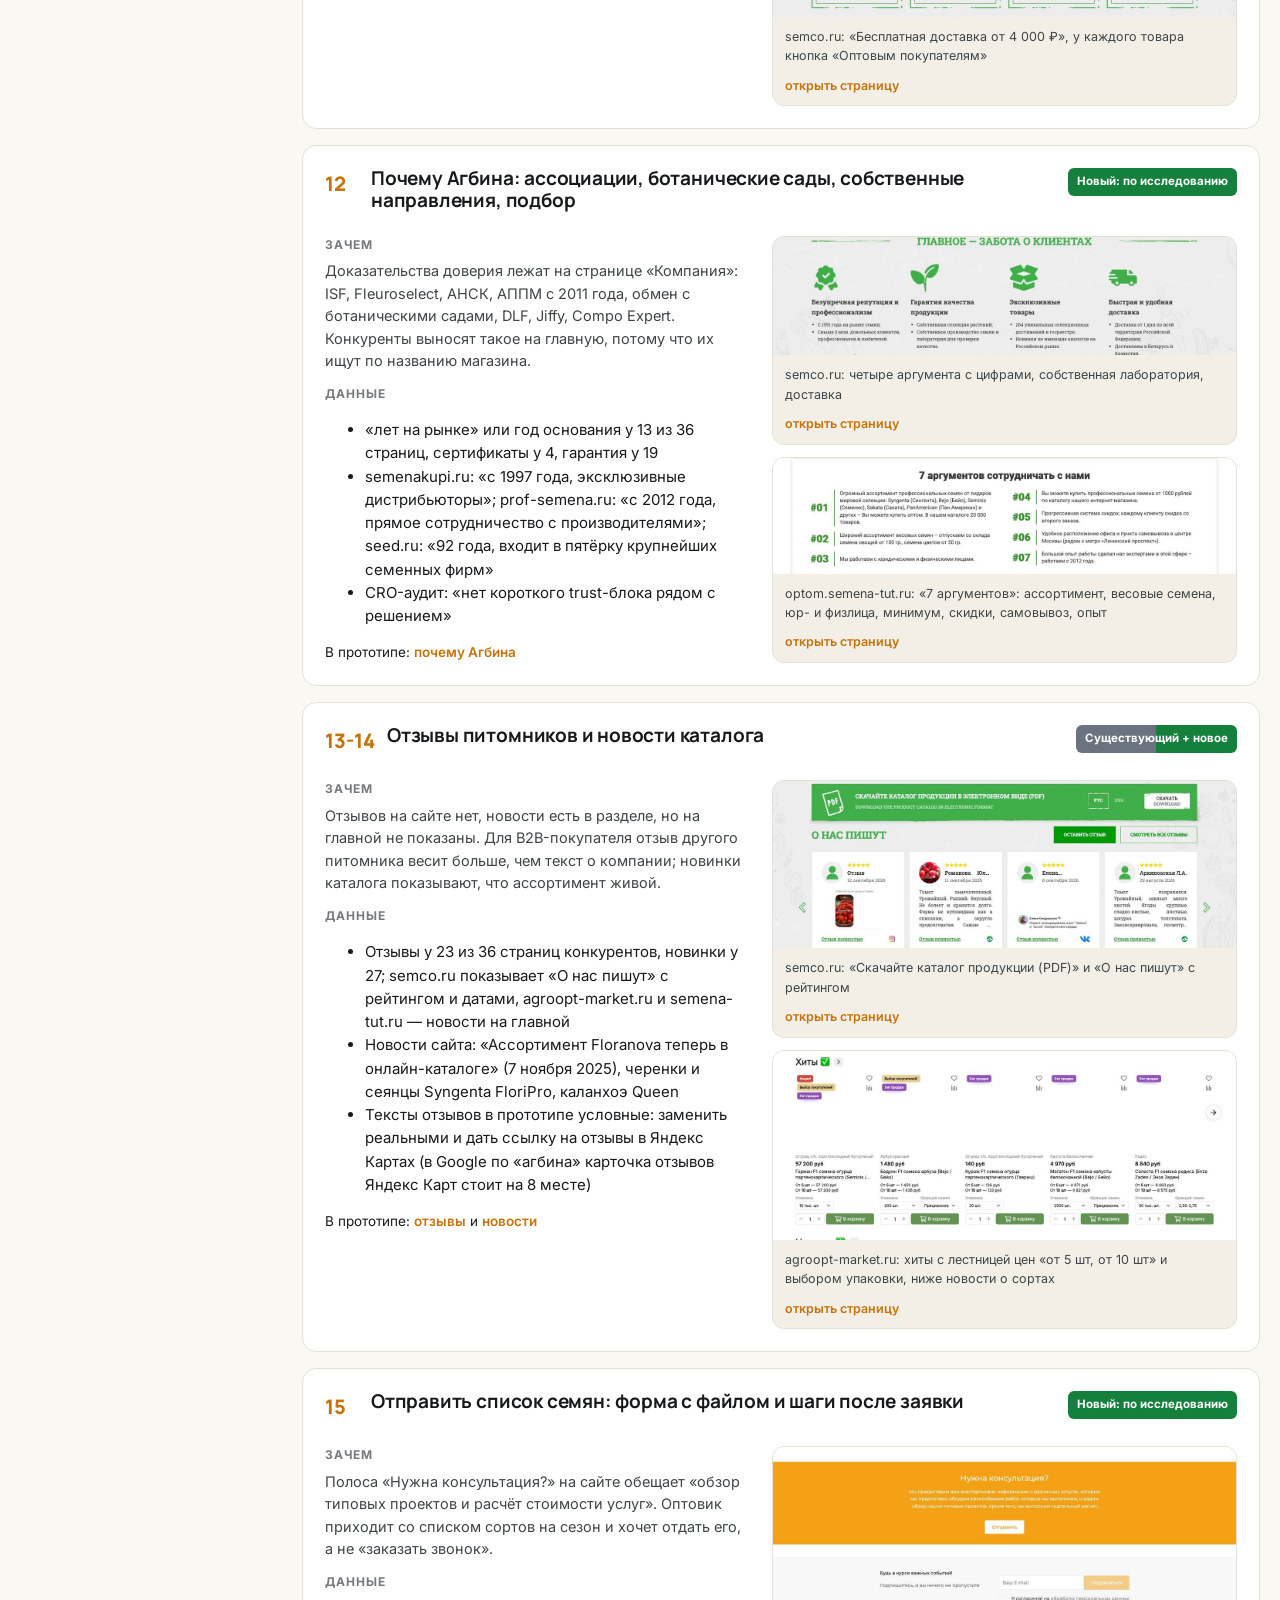
<file: rationale.html>
<!DOCTYPE html>
<html lang="ru">
<head>
<meta charset="utf-8">
<meta name="viewport" content="width=device-width, initial-scale=1">
<title>Обоснование блоков прототипа главной Агбина</title>
<meta name="description" content="Почему в прототип главной agbina.ru добавлен каждый блок: данные спроса и выдачи, скриншоты примеров у конкурентов из ТОП-10 со ссылками на их страницы, скриншоты текущего сайта.">
<link rel="preconnect" href="https://fonts.googleapis.com">
<link rel="preconnect" href="https://fonts.gstatic.com" crossorigin>
<link href="https://fonts.googleapis.com/css2?family=Inter:wght@400;500;600;700&family=Manrope:wght@500;700;800&display=swap" rel="stylesheet">
<link rel="icon" href="data:image/svg+xml,%3Csvg xmlns=%27http://www.w3.org/2000/svg%27 viewBox=%270 0 32 32%27%3E%3Crect width=%2732%27 height=%2732%27 rx=%277%27 fill=%27%23E58A0B%27/%3E%3Ctext x=%2716%27 y=%2722%27 font-size=%2716%27 font-family=%27Arial%27 font-weight=%27700%27 fill=%27white%27 text-anchor=%27middle%27%3EА%3C/text%3E%3C/svg%3E">
<link rel="stylesheet" href="assets/styles.css?v=1">
<style>
body{padding-top:0}
.rat-top{background:var(--navy);color:#fff;padding:40px 0 32px}
.rat-top .container{display:grid;grid-template-columns:1.3fr .7fr;gap:32px;align-items:end}
.rat-top h1{color:#fff;font-size:clamp(28px,3.4vw,42px)}
.rat-top p{color:#C9DACD;max-width:720px}
.rat-top .links{display:flex;gap:8px;flex-wrap:wrap}
.rat-top .links a{border:1px solid rgba(255,255,255,.3);border-radius:10px;padding:9px 14px;font-weight:600;font-size:14px;color:#fff}
.rat-top .links a:hover{background:rgba(255,255,255,.1)}
.rat-layout{display:grid;grid-template-columns:250px minmax(0,1fr);gap:32px;align-items:start;padding:32px 0 60px}
.rat-nav{position:sticky;top:20px;background:var(--surface);border:1px solid var(--line);border-radius:var(--radius);padding:14px;max-height:calc(100vh - 40px);overflow:auto}
.rat-nav h4{font-size:12px;text-transform:uppercase;letter-spacing:.08em;color:var(--muted);margin:10px 0 6px}
.rat-nav a{display:block;padding:6px 8px;border-radius:8px;font-size:13.5px;color:var(--ink-2)}
.rat-nav a:hover{background:var(--surface-2);color:var(--ink)}
.rat-nav .n{display:inline-block;width:20px;color:var(--muted);font-size:12px}
.rat-sec{margin-bottom:44px}
.rat-sec > h2{margin-bottom:6px}
.rat-sec > .sub{color:var(--ink-2);margin-bottom:18px;max-width:820px}
.rat{background:var(--surface);border:1px solid var(--line);border-radius:var(--radius);padding:22px;margin-bottom:16px;display:grid;grid-template-columns:minmax(0,1fr) minmax(0,1.1fr);gap:24px}
.rat > *,.rat-layout > *,.shots > *,.was-grid > *{min-width:0}
.rat .head{grid-column:1/-1;display:flex;align-items:flex-start;gap:12px;flex-wrap:wrap}
.rat .head h3{font-size:19px;flex:1;min-width:240px}
.rat .num{font-family:var(--font-h);font-weight:800;color:var(--brand-dark);font-size:20px;min-width:34px}
.tagchip{display:inline-flex;align-items:center;border-radius:6px;padding:5px 9px;font-size:11.5px;font-weight:700;color:#fff;white-space:nowrap}
.tagchip.old{background:var(--tag-old)}.tagchip.res{background:var(--tag-res)}.tagchip.mix{background:linear-gradient(90deg,var(--tag-old) 0 50%,var(--tag-res) 50% 100%)}
.rat .why b,.rat .data b{display:block;font-size:12px;text-transform:uppercase;letter-spacing:.08em;color:var(--muted);margin-bottom:6px}
.rat .why p{font-size:14.5px;color:var(--ink-2);margin-bottom:12px}
.rat .data ul{margin:0 0 12px;padding-left:18px;font-size:14px;color:var(--ink-2);display:grid;gap:4px}
.rat .proto{font-size:13.5px}
.rat .proto a{color:var(--brand-dark);font-weight:600}
.shots{display:grid;gap:12px}
.shots figure{margin:0;background:var(--surface-2);border:1px solid var(--line);border-radius:12px;overflow:hidden}
.shots figure a{display:block}
.shots img{width:100%;height:auto;display:block}
.shots figcaption{padding:10px 12px;font-size:12.5px;color:var(--ink-2);display:flex;justify-content:space-between;gap:10px;flex-wrap:wrap}
.shots figcaption a{color:var(--brand-dark);font-weight:600;white-space:nowrap}
.shots.two{grid-template-columns:1fr 1fr}
.was-grid{display:grid;grid-template-columns:repeat(2,1fr);gap:16px}
.was{background:var(--surface);border:1px solid var(--line);border-radius:var(--radius);overflow:hidden}
.was img{width:100%;display:block;border-bottom:1px solid var(--line)}
.was .b{padding:14px 16px}
.was .b b{display:block;margin-bottom:6px}
.was ul{margin:0;padding-left:18px;font-size:13.5px;color:var(--ink-2);display:grid;gap:3px}
.src-table{width:100%;border-collapse:collapse;font-size:13.5px;background:#fff;border:1px solid var(--line)}
.src-table th,.src-table td{padding:9px 12px;border-bottom:1px solid var(--line);text-align:left;vertical-align:top}
.src-table th{background:var(--surface-2);font-family:var(--font-h);font-size:12.5px}
.src-table a{color:var(--brand-dark);font-weight:600}
@media (max-width:1024px){.rat-layout{grid-template-columns:minmax(0,1fr)}.rat-nav{position:static;max-height:none}.rat{grid-template-columns:minmax(0,1fr)}.rat-top .container{grid-template-columns:1fr}}
@media (max-width:720px){html,body{overflow-x:hidden}.was-grid,.shots.two{grid-template-columns:minmax(0,1fr)}.rat{padding:16px}.rat .head h3{min-width:0}.shots figcaption a{white-space:normal}}
</style>
</head>
<body>

<div class="rat-top">
  <div class="container">
    <div>
      <span class="eyebrow" style="color:#F6D9A8">agbina.ru, прототип главной</span>
      <h1>Обоснование блоков: почему на главной именно эти блоки</h1>
      <p style="margin-top:10px">Для каждого блока: зачем он оптовому покупателю, какие данные исследования его подтверждают, у кого из конкурентов в ТОП-10 это уже работает (скриншот и ссылка на страницу) и где посмотреть в прототипе. Скриншоты сняты в Chrome при ширине 1440 px.</p>
    </div>
    <div class="links">
      <a href="index.html">Обзор</a>
      <a href="prototypes/home.html">Прототип главной</a>
      <a href="https://github.com/takedown-desing/agbina-prototype/blob/main/research/RESEARCH.md" target="_blank" rel="noopener">Полное исследование</a>
      <a href="https://github.com/takedown-desing/agbina-prototype/blob/main/research/BLOCKS-MAP.md" target="_blank" rel="noopener">Карта блоков</a>
    </div>
  </div>
</div>

<div class="container rat-layout">
  <aside class="rat-nav">
    <h4>Разделы</h4>
    <a href="#was">Как сайт выглядит сейчас</a>
    <a href="#sources">Конкуренты и источники</a>
    <a href="#queries">Запросы исследования</a>
    <h4>Блоки главной</h4>
    <a href="#h1"><span class="n">1</span>Верхняя полоса и шапка</a>
    <a href="#h2"><span class="n">2</span>Первый экран с H1 и формой</a>
    <a href="#h3"><span class="n">3</span>Полоса цифр</a>
    <a href="#h4"><span class="n">4</span>Разделы каталога и культуры</a>
    <a href="#h6"><span class="n">6</span>Со склада сейчас</a>
    <a href="#h7"><span class="n">7</span>Как купить: склад и предзаказ</a>
    <a href="#h8"><span class="n">8</span>Скидки по обороту</a>
    <a href="#h9"><span class="n">9</span>Производители</a>
    <a href="#h10"><span class="n">10</span>Не только цветы</a>
    <a href="#h11"><span class="n">11</span>Доставка и оплата</a>
    <a href="#h12"><span class="n">12</span>Почему Агбина</a>
    <a href="#h13"><span class="n">13</span>Отзывы и новости</a>
    <a href="#h15"><span class="n">15</span>Отправить список</a>
    <a href="#h16"><span class="n">16</span>FAQ</a>
    <a href="#h17"><span class="n">17</span>Контакты, подвал, панель</a>
    <h4>Прочее</h4>
    <a href="#removed">Что убрали и исправили</a>
  </aside>

  <main>
    <section class="rat-sec" id="was">
      <h2>Как сайт выглядит сейчас</h2>
      <p class="sub">Скриншоты agbina.ru сняты с полной прокруткой. Полные версии для десктопа (1440 px) и телефона (390 px), 13 страниц, сняты после принятия cookie-баннера и загрузки ленивых блоков, лежат в папке <a href="https://github.com/takedown-desing/agbina-prototype/tree/main/research/screenshots" target="_blank" rel="noopener" style="color:var(--brand-dark);font-weight:600">research/screenshots</a>.</p>
      <div class="was-grid">
        <div class="was"><a href="research/screenshots/agbina_home_desktop.jpeg" target="_blank"><img src="research/screenshots/was/was-home-top.jpg" alt="Главная, первый экран" loading="lazy"></a><div class="b"><b>Главная, верх</b><ul><li>Шапка с логотипом, телефоном, «Заказать звонок», поиском и «Войти»; оранжевое меню из семи пунктов</li><li>Слайдер: один сорт на слайде (Petunia Baby Gioconda F1 и ещё пять), кнопка «Перейти в каталог» ведёт на карточку сорта</li><li>H1 нет; кто продавец, для кого и как купить, первый экран не говорит</li></ul></div></div>
        <div class="was"><a href="research/screenshots/agbina_home_desktop.jpeg" target="_blank"><img src="research/screenshots/was/was-home-mid.jpg" alt="Главная, середина" loading="lazy"></a><div class="b"><b>Главная, середина</b><ul><li>Четыре иконки с подписями «Ассортимент: широкий ассортимент товаров на любой вкус», «Доверие: результат работы всегда проходит проверку»: без цифр и фактов, при первом визите перекрыты cookie-баннером</li><li>10 логотипов брендов без статуса и сроков</li><li>«Наши контакты»: карта Яндекса с меткой (грузится лениво при прокрутке) и карточка с адресом, режимом и тремя телефонами без ролей</li></ul></div></div>
        <div class="was"><a href="research/screenshots/agbina_home_desktop.jpeg" target="_blank"><img src="research/screenshots/was/was-home-bottom.jpg" alt="Главная, низ" loading="lazy"></a><div class="b"><b>Главная, низ</b><ul><li>Оранжевая полоса «Нужна консультация?» с текстом про «различные услуги, разнообразие работ, обзор типовых проектов и расчёт стоимости услуг»: шаблон агентства, не про семена</li><li>Подписка «Будь в курсе важных событий!» без пояснения, о чём рассылка</li><li>Подвал без реквизитов, ассоциаций, ссылок на прайс и условия</li></ul></div></div>
        <div class="was"><a href="research/screenshots/agbina_home_mobile.jpeg" target="_blank"><img src="research/screenshots/was/was-home-mobile.jpg" alt="Главная на телефоне" loading="lazy" style="max-height:520px;object-fit:cover;object-position:top"></a><div class="b"><b>Главная на телефоне</b><ul><li>PageSpeed mobile 45/100, LCP 63,2 с, HTML 525 КБ</li><li>Первый экран: слайдер и кнопка, ниже те же иконки и бренды</li><li>viewport с запретом масштабирования на 34 страницах (техаудит)</li></ul></div></div>
        <div class="was"><a href="research/screenshots/agbina_catalog_desktop.jpeg" target="_blank"><img src="research/screenshots/was/was-catalog-top.jpg" alt="Каталог" loading="lazy"></a><div class="b"><b>Каталог</b><ul><li>Таблица из 11 столбцов: наименование, сорт, цвет, летник/многолетник, производитель, высота, форма семян, минимальный заказ, остаток, цена за 1 000 шт или 1 г, корзина</li><li>50 строк на странице, 220 страниц, около 11 000 позиций; 3 567 чекбоксов фильтров в HTML, 3,7 МБ</li><li>Слева 11 разделов, логотипы производителей, «Скачать прейскурант»</li></ul></div></div>
        <div class="was"><a href="research/screenshots/agbina_product_desktop.jpeg" target="_blank"><img src="research/screenshots/was/was-product-top.jpg" alt="Карточка товара" loading="lazy"></a><div class="b"><b>Карточка товара</b><ul><li>Одно фото, характеристики, «Наличие: Есть», цена «7 ₽ / упак» без указания объёма упаковки (в таблице каталога это 1 г при минимуме 75 г), «В корзину»</li><li>Табы шаблона Отзывы, Часто задаваемые вопросы, Доставка, Оплата есть, но на главной и в каталоге этих ответов нет</li><li>Нет срока поставки, бренда, похожих сортов</li></ul></div></div>
        <div class="was"><a href="research/screenshots/agbina_opt_desktop.jpeg" target="_blank"><img src="research/screenshots/was/was-opt-top.jpg" alt="Оптовикам" loading="lazy"></a><div class="b"><b>«Оптовикам»</b><ul><li>Скидка 5 / 8 / 10 / 15 % по покупкам за сезон от 200 000 до более 1 000 000 ₽, 5 % членам АППМ</li><li>Текстом, без таблицы, CTA и формы</li></ul></div></div>
        <div class="was"><a href="research/screenshots/agbina_sroki_desktop.jpeg" target="_blank"><img src="research/screenshots/was/was-sroki-top.jpg" alt="Сроки доставки" loading="lazy"></a><div class="b"><b>«Сроки доставки заказа»</b><ul><li>Красное уведомление «Доставка под заказ временно приостановлена! Продажа осуществляется из наличия со склада»</li><li>Ниже: предзаказ круглый год, поставка 1 октября — 1 марта, до 60 дней, сроки по брендам; склад в Подмосковье с прейскурантами А-К и Л-Я</li><li>Страница спрятана в разделе «Полезная информация»</li></ul></div></div>
        <div class="was"><a href="research/screenshots/agbina_contacts_desktop.jpeg" target="_blank"><img src="research/screenshots/was/was-contacts-top.jpg" alt="Контакты" loading="lazy"></a><div class="b"><b>«Контакты» и корзина</b><ul><li>Карта Яндекса, карточка офиса с шаблонным рисунком здания, адрес, телефоны, режим, «Связаться»; «Список офисов: Королёв» повторяет ту же карточку; без ролей телефонов и мессенджеров</li><li>Пустая корзина: «выберите товар и нажмите В корзину», без альтернативы прислать список</li></ul></div></div>
      </div>
    </section>

    <section class="rat-sec" id="sources">
      <h2>Конкуренты и источники</h2>
      <p class="sub">Конкуренты взяты из ТОП-10 Яндекса (Arsenkin, Москва, 67 запросов; Keys.so, 14 запросов) и Google (Arsenkin и Ahrefs). В таблице число попаданий в ТОП-10 из 67 запросов и что у них на главной, чего нет у Агбины.</p>
      <div style="overflow-x:auto">
        <table class="src-table">
          <tr><th>Сайт</th><th>Яндекс</th><th>Google</th><th>DR / трафик Google</th><th>Что взяли для прототипа</th></tr>
          <tr><td><a href="https://optom.semena-tut.ru/" target="_blank" rel="noopener">optom.semena-tut.ru</a></td><td>51</td><td>53</td><td>9 / 5 483</td><td>H1 «Интернет-магазин профессиональных семян № 1», плитки категорий, «7 аргументов» с цифрами, стена брендов, адрес и мессенджеры в шапке</td></tr>
          <tr><td><a href="https://profsemcvet.com/" target="_blank" rel="noopener">profsemcvet.com</a></td><td>30</td><td>11</td><td>2,4 / 123</td><td>Хиты с остатком «В наличии: 0,45 тыс. шт.» и ценой, акции, «Условия работы» на первом экране</td></tr>
          <tr><td><a href="https://semenakupi.ru/professionalnye-semena-tsvetov/" target="_blank" rel="noopener">semenakupi.ru</a></td><td>29</td><td>0</td><td>1,8 / 176</td><td>Фильтр по производителям, карточки с брендом, фасовкой 100 / 1 000 шт и ценой; «с 1997 года, эксклюзивные дистрибьюторы»</td></tr>
          <tr><td><a href="https://semenagavrish.ru/semena-optom/" target="_blank" rel="noopener">semenagavrish.ru</a></td><td>26</td><td>44</td><td>38 / 29 753</td><td>Страница «Семена оптом»: способы покупки, минимальная сумма, оплата и отгрузка</td></tr>
          <tr><td><a href="https://onlinesemena.ru/catalog/cemena-cvetov-profi.html" target="_blank" rel="noopener">onlinesemena.ru</a></td><td>22</td><td>4</td><td>30 / 5 907</td><td>Раздел «Семена цветов ПРОФИ» с ценами и списком 10 брендов, единственный FAQ среди 36 страниц</td></tr>
          <tr><td><a href="https://www.seed.ru/" target="_blank" rel="noopener">seed.ru (Дом семян)</a></td><td>7</td><td>37</td><td>18 / 1 535</td><td>H1 «Продажа семян оптом», новинки с ценой, «92 года», лента брендов, адреса с картой, подвал с условиями и скидками</td></tr>
          <tr><td><a href="https://agroopt-market.ru/" target="_blank" rel="noopener">agroopt-market.ru</a></td><td>12</td><td>36</td><td>1,6 / 3 981</td><td>Топбар «Как заказать / Прайс / Сертификаты / Оплата / Доставка», плитки категорий с числом товаров, лестница цен, WhatsApp / Telegram / MAX</td></tr>
          <tr><td><a href="https://www.semenasad.ru/catalog/semena_tsvetov/" target="_blank" rel="noopener">semenasad.ru (Поиск)</a></td><td>0</td><td>34</td><td>30 / 2 948</td><td>Профсемена как отдельное направление для производителей посадочного материала, прайс</td></tr>
          <tr><td><a href="https://sibseed.ru/catalog/semena/professionalnye_semena_tsvetov/" target="_blank" rel="noopener">sibseed.ru</a></td><td>15</td><td>31</td><td>19 / 5 308</td><td>Плитка 60 культур с фото, фильтр «в наличии», строки с брендом, фасовкой и ценой «руб/упак»</td></tr>
          <tr><td><a href="https://semco.ru/" target="_blank" rel="noopener">semco.ru</a></td><td>13</td><td>12</td><td>27 / 27 231</td><td>«Главное — забота о клиентах» с цифрами, PDF-каталог, отзывы с рейтингом, кнопка «Оптовым покупателям» на товаре</td></tr>
          <tr><td><a href="https://greenagri.ru/professionalnye-semena-1/professionalnye-semena-cvetov/" target="_blank" rel="noopener">greenagri.ru</a></td><td>2</td><td>14</td><td>1,1 / 1 575</td><td>Алфавитная плитка культур, «компенсируем доставку от 15 до 100 %», «работаем с фермерами и юрлицами»</td></tr>
          <tr><td><a href="https://prof-semena.ru/" target="_blank" rel="noopener">prof-semena.ru</a></td><td>10</td><td>3</td><td>0 / 3</td><td>Разделы «Семена цветов Профи большая / малая упаковка», «с 2012 года», прямые поставки</td></tr>
          <tr><td>ozon.ru, wildberries.ru, market.yandex.ru</td><td>40 / 27 / 15</td><td>29 / 14 / 3</td><td></td><td>Маркетплейсы забирают запросы по культурам (пальмы, кактусы, суккуленты, цикламен) мелкими фасовками</td></tr>
          <tr><td>agbina.ru</td><td>3</td><td>3</td><td>11 / 85</td><td>Только брендовые запросы; agbina.com в Google по 12 запросам, включая 9 место по «семена деревьев и кустарников оптом»</td></tr>
        </table>
      </div>
      <p class="muted small" style="margin-top:12px">Источники: WordKeeper (Wordstat), Keys.so, Ahrefs API v3, Arsenkin, PageSpeed Insights, обход страниц curl и Playwright, техаудит и CRO-аудит Addu от 22.07.2026. Ограничения и полные таблицы в <a href="https://github.com/takedown-desing/agbina-prototype/blob/main/research/RESEARCH.md" target="_blank" rel="noopener" style="color:var(--brand-dark);font-weight:600">RESEARCH.md</a>.</p>
    </section>

    <section class="rat-sec" id="queries">
      <h2>Запросы, по которым снималась выдача и спрос</h2>
      <p class="sub">Частотность Wordstat по России (WordKeeper, базовая / точная «!»). Полный список из 100 фраз с Москвой: <a href="https://github.com/takedown-desing/agbina-prototype/blob/main/research/data/demand.md" target="_blank" rel="noopener" style="color:var(--brand-dark);font-weight:600">data/demand.md</a>.</p>
      <div style="overflow-x:auto">
        <table class="src-table">
          <tr><th>Группа</th><th>Запросы (показов в месяц, Россия)</th></tr>
          <tr><td>Ниша</td><td>профессиональные семена 20 087 / 411; семена оптом 13 970 / 740; профессиональные семена интернет магазин 9 980 / 225; купить семена оптом 4 411 / 167; профессиональные семена цветов 1 789 / 172; семена оптом от производителя 798 / 124; семена цветов оптом 731 / 86; профессиональные семена цветов купить 486 / 178; поставщик семян 484; семена цветов профессиональные оптом 319 / 44; семена оптом москва 155; семена для питомников 104</td></tr>
          <tr><td>Культуры</td><td>семена пальм 3 392; семена кактусов 2 993; семена виолы 2 021; семена цикламена 1 882; семена петунии профессиональные 1 221 / 106; семена суккулентов 1 038; семена петунии профессиональные купить 445 / 118; семена редких растений 360; семена хвойных купить 302; семена экзотических растений 289; семена петунии оптом 197; семена бегонии оптом 36; семена бархатцев оптом 41</td></tr>
          <tr><td>Бренды</td><td>агбина 657 / 133; семена агбина 286; sakata семена 237; агбина семена официальный сайт 144 / 111; pan american семена 121; бенари семена 82; семена takii 51; семена benary 46; floranova семена 10; hem genetics семена 7</td></tr>
          <tr><td>Сопутствующие</td><td>газонная трава оптом 326; семена газонных трав оптом 203; торфяные таблетки jiffy 94; dlf семена газон 88; basacote удобрение 22</td></tr>
          <tr><td>Конкуренты в спросе (Keys.so, Москва)</td><td>белла профессиональные семена 2 789; соло профессиональные семена 2 319; семена оптом семена тут 2 224; профессиональные семена тут 2 026; семена оптом гавриш 245; аэлита семена оптом 182</td></tr>
        </table>
      </div>
    </section>

    <section class="rat-sec" id="home">
      <h2>Блоки главной страницы</h2>
      <p class="sub">Нумерация как в карте блоков и в ярлыках прототипа.</p>

      <div class="rat" id="h1">
        <div class="head"><span class="num">1</span><h3>Верхняя полоса и шапка: адрес, режим, мессенджеры, «Отправить список»</h3><span class="tagchip mix">Существующий + новое</span></div>
        <div class="why"><b>Зачем</b><p>Оптовик первым делом проверяет, где склад, когда работают и как быстро связаться. На сайте сейчас: телефон, «Заказать звонок», VK и «Войти»; адрес и режим только в подвале и на странице контактов.</p><b>Данные</b><ul><li>39 из 67 запросов ниши геозависимы (Arsenkin commerce): «семена оптом», «профессиональные семена», «семена для питомников», «семена для садовых центров»</li><li>WhatsApp или Telegram на 13 из 36 страниц конкурентов (8 сайтов), ссылки «Как заказать / Прайс / Доставка» в топбаре у agroopt-market.ru</li><li>CRO-аудит: кнопка «Отправить список» как ключевой next step для B2B</li></ul><div class="proto">В прототипе: <a href="prototypes/home.html#top">верхняя полоса и шапка</a></div></div>
        <div class="shots">
          <figure><a href="research/screenshots/competitors/header-semenatut.jpg" target="_blank"><img src="research/screenshots/competitors/header-semenatut.jpg" alt="optom.semena-tut.ru: шапка" loading="lazy"></a><figcaption><span>optom.semena-tut.ru, ТОП-1 Яндекса по «семена оптом»: адрес, режим, два телефона, два Telegram, «Выбор по брендам»</span><a href="https://optom.semena-tut.ru/" target="_blank" rel="noopener">открыть страницу</a></figcaption></figure>
          <figure><a href="research/screenshots/competitors/topbar-agroopt.jpg" target="_blank"><img src="research/screenshots/competitors/topbar-agroopt.jpg" alt="agroopt-market.ru: топбар" loading="lazy"></a><figcaption><span>agroopt-market.ru: «Как заказать, Прайс-лист, Сертификаты, Оплата, Доставка», WhatsApp, Telegram, MAX</span><a href="https://agroopt-market.ru/" target="_blank" rel="noopener">открыть страницу</a></figcaption></figure>
        </div>
      </div>

      <div class="rat" id="h2">
        <div class="head"><span class="num">2</span><h3>Первый экран: H1 «Профессиональные семена оптом для питомников, садовых центров и озеленения», три факта и форма списка</h3><span class="tagchip res">Новый: по исследованию</span></div>
        <div class="why"><b>Зачем</b><p>Первый экран должен за три секунды ответить: что продаём, кому, на каких условиях и что делать дальше. Сейчас его занимает слайдер из шести сортов без H1.</p><b>Данные</b><ul><li>«профессиональные семена» 20 087 показов в месяц, «семена оптом» 13 970, «профессиональные семена интернет магазин» 9 980: оба слова нужны в H1</li><li>H1 на главной отсутствует (техаудит Addu от 22.07.2026, подтверждено при обходе); description уже говорит «работаем с юридическими лицами и фермерскими хозяйствами»</li><li>H1 с позиционированием у лидеров: semena-tut.ru «Интернет-магазин профессиональных семян цветов и овощей № 1», seed.ru «Продажа семян оптом», agroopt «Интернет-магазин семян оптом»</li><li>Форма списка: CRO-аудит (NEXT_STEP), пустая корзина сайта без альтернативы для оптовика</li></ul><div class="proto">В прототипе: <a href="prototypes/home.html#hero">первый экран</a></div></div>
        <div class="shots">
          <figure><a href="research/screenshots/competitors/hero-tiles-semenatut.jpg" target="_blank"><img src="research/screenshots/competitors/hero-tiles-semenatut.jpg" alt="optom.semena-tut.ru: первый экран" loading="lazy"></a><figcaption><span>optom.semena-tut.ru: H1 про профессиональные семена, плитки Новинки / Хиты / Скидки и 8 категорий</span><a href="https://optom.semena-tut.ru/" target="_blank" rel="noopener">открыть страницу</a></figcaption></figure>
          <figure><a href="research/screenshots/competitors/hero-novinki-seed.jpg" target="_blank"><img src="research/screenshots/competitors/hero-novinki-seed.jpg" alt="seed.ru: первый экран" loading="lazy"></a><figcaption><span>seed.ru, ТОП-1 Google по «семена оптом»: «Оптовый интернет-магазин», меню категорий, H1 «Продажа семян оптом», новинки с ценой</span><a href="https://www.seed.ru/" target="_blank" rel="noopener">открыть страницу</a></figcaption></figure>
        </div>
      </div>

      <div class="rat" id="h3">
        <div class="head"><span class="num">3</span><h3>Полоса цифр: 11 000 позиций, 11 производителей, 4 ассоциации, скидка до 15 %</h3><span class="tagchip res">Новый: по исследованию</span></div>
        <div class="why"><b>Зачем</b><p>Четыре иконки «Ассортимент: широкий ассортимент товаров на любой вкус» ничего не доказывают. Цифры со страниц «Компания» и «Оптовикам» доказывают.</p><b>Данные</b><ul><li>Каталог: 220 страниц по 50 строк, 11 разделов, 11 производителей; членство в ISF, Fleuroselect, АНСК, АППМ с 2011 года (страница «Компания»)</li><li>Аргументы с цифрами у конкурентов: semena-tut.ru «20 000 товаров, от 1 000 ₽, с 2012 года», semco.ru «с 1991 года, 3 млн клиентов, 264 селекционных достижения», seed.ru «92 года, пятёрка крупнейших»</li><li>Брендовый спрос конкурентов выше («белла» 2 789, «соло» 2 319 против «агбина» 657): доказательства нужны на главной</li></ul><div class="proto">В прототипе: <a href="prototypes/home.html#facts">полоса цифр</a></div></div>
        <div class="shots">
          <figure><a href="research/screenshots/competitors/arguments-semenatut.jpg" target="_blank"><img src="research/screenshots/competitors/arguments-semenatut.jpg" alt="optom.semena-tut.ru: 7 аргументов" loading="lazy"></a><figcaption><span>optom.semena-tut.ru: «7 аргументов сотрудничать с нами» с цифрами и условиями</span><a href="https://optom.semena-tut.ru/" target="_blank" rel="noopener">открыть страницу</a></figcaption></figure>
          <figure><a href="research/screenshots/competitors/care-arguments-semco.jpg" target="_blank"><img src="research/screenshots/competitors/care-arguments-semco.jpg" alt="semco.ru: аргументы" loading="lazy"></a><figcaption><span>semco.ru: «Главное — забота о клиентах»: с 1991 года, 3 млн клиентов, лаборатория, доставка от 1 дня</span><a href="https://semco.ru/" target="_blank" rel="noopener">открыть страницу</a></figcaption></figure>
        </div>
      </div>

      <div class="rat" id="h4">
        <div class="head"><span class="num">4-5</span><h3>Разделы каталога с числом позиций и популярные культуры</h3><span class="tagchip res">Новый: по исследованию</span></div>
        <div class="why"><b>Зачем</b><p>С главной в каталог сейчас ведёт только пункт меню и промо-карточки сортов. Питомник ищет по культуре и группе, а не листает 220 страниц таблицы.</p><b>Данные</b><ul><li>11 разделов уже есть в каталоге сайта: однолетние и двулетние, многолетники, злаки, лиственные и хвойные деревья и кустарники, пальмы и саговники, папоротники, суккуленты, орхидеи, водные, овощные</li><li>Спрос по культурам: «семена пальм» 3 392, «семена кактусов» 2 993, «семена виолы» 2 021, «семена цикламена» 1 882, «семена петунии профессиональные» 1 221, «семена суккулентов» 1 038</li><li>Плитки категорий с числом товаров у agroopt-market.ru (24 плитки), 8 плиток у semena-tut.ru, 80 культур с фото у sibseed.ru, алфавит из 200 с лишним культур у greenagri.ru</li></ul><div class="proto">В прототипе: <a href="prototypes/home.html#catalog">разделы каталога</a> и <a href="prototypes/home.html#cultures">культуры</a></div></div>
        <div class="shots">
          <figure><a href="research/screenshots/competitors/categories-count-agroopt.jpg" target="_blank"><img src="research/screenshots/competitors/categories-count-agroopt.jpg" alt="agroopt-market.ru: категории" loading="lazy"></a><figcaption><span>agroopt-market.ru: плитки категорий с числом товаров («Томат 518 товаров»)</span><a href="https://agroopt-market.ru/" target="_blank" rel="noopener">открыть страницу</a></figcaption></figure>
          <figure><a href="research/screenshots/competitors/culture-grid-sibseed.jpg" target="_blank"><img src="research/screenshots/competitors/culture-grid-sibseed.jpg" alt="sibseed.ru: культуры" loading="lazy"></a><figcaption><span>sibseed.ru: плитка из 80 культур с фото на странице «Профессиональные семена цветов»</span><a href="https://sibseed.ru/catalog/semena/professionalnye_semena_tsvetov/" target="_blank" rel="noopener">открыть страницу</a></figcaption></figure>
          <figure><a href="research/screenshots/competitors/delivery-alphabet-greenagri.jpg" target="_blank"><img src="research/screenshots/competitors/delivery-alphabet-greenagri.jpg" alt="greenagri.ru: алфавит культур" loading="lazy"></a><figcaption><span>greenagri.ru, ТОП-3 Google по «семена цветов оптом»: баннер про компенсацию доставки и алфавитная плитка культур</span><a href="https://greenagri.ru/professionalnye-semena-1/professionalnye-semena-cvetov/" target="_blank" rel="noopener">открыть страницу</a></figcaption></figure>
        </div>
      </div>

      <div class="rat" id="h6">
        <div class="head"><span class="num">6</span><h3>Со склада сейчас: сорта с ценой за 1 000 шт, минимальным заказом, остатком и брендом</h3><span class="tagchip res">Новый: по исследованию</span></div>
        <div class="why"><b>Зачем</b><p>На главной нет ни одного товара с ценой, хотя в каталоге цена, остаток и минимальный заказ есть в каждой строке. Оптовик сравнивает цену за 1 000 семян и фасовку до звонка.</p><b>Данные</b><ul><li>Цена в рублях на странице у 23 из 36 страниц конкурентов, наличие у 14, фасовка 1 000 шт у 10, 100 шт у 9</li><li>profsemcvet.com показывает «В наличии: 0,45 тыс. шт.» и цену прямо в хитах; semenakupi.ru — бренд, «в наличии», фасовку 100 / 1 000 шт; sibseed.ru — «руб/шт» и «руб/упак» с брендом</li><li>Сорта из слайдера сайта (петуния Baby Gioconda F1, виола Xtrada, виола рогатая, кальцеолярия, аквилегия) переносятся сюда с ценой и остатком</li></ul><div class="proto">В прототипе: <a href="prototypes/home.html#stock">со склада сейчас</a></div></div>
        <div class="shots">
          <figure><a href="research/screenshots/competitors/hits-stock-profsemcvet.jpg" target="_blank"><img src="research/screenshots/competitors/hits-stock-profsemcvet.jpg" alt="profsemcvet.com: хиты с остатком" loading="lazy"></a><figcaption><span>profsemcvet.com, ТОП-10 Яндекса по 30 из 67 запросов: хиты с «В наличии: 0,45 тыс. шт.», брендом серии и ценой</span><a href="https://profsemcvet.com/" target="_blank" rel="noopener">открыть страницу</a></figcaption></figure>
          <figure><a href="research/screenshots/competitors/filter-brand-semenakupi.jpg" target="_blank"><img src="research/screenshots/competitors/filter-brand-semenakupi.jpg" alt="semenakupi.ru: фильтр и карточки" loading="lazy"></a><figcaption><span>semenakupi.ru: фильтр по производителям, карточки с брендом, «в наличии», ценой и фасовкой 100 / 1 000 шт</span><a href="https://semenakupi.ru/professionalnye-semena-tsvetov/" target="_blank" rel="noopener">открыть страницу</a></figcaption></figure>
          <figure><a href="research/screenshots/competitors/listing-brand-pack-sibseed.jpg" target="_blank"><img src="research/screenshots/competitors/listing-brand-pack-sibseed.jpg" alt="sibseed.ru: строки товаров" loading="lazy"></a><figcaption><span>sibseed.ru: строки «Петуния Шейк F1, Hem Genetics, фас. 100, 525 руб/шт», фильтр «в наличии (1 423)»</span><a href="https://sibseed.ru/catalog/semena/professionalnye_semena_tsvetov/" target="_blank" rel="noopener">открыть страницу</a></figcaption></figure>
        </div>
      </div>

      <div class="rat" id="h7">
        <div class="head"><span class="num">7</span><h3>Как купить: со склада сейчас или по предзаказу, сроки по брендам, шаги</h3><span class="tagchip res">Новый: по исследованию</span></div>
        <div class="why"><b>Зачем</b><p>Главная маркетинговая проблема из CRO-аудита: покупатель сам собирает условия из «Оптовикам», «Сроки доставки», «Как работать с каталогом» и корзины. Условия предзаказа и склада нужны там, где принимается решение.</p><b>Данные</b><ul><li>Страница «Сроки доставки заказа»: предзаказ круглый год, поставка 1 октября — 1 марта, до 60 дней; Benary, PanAmerican, Hem Genetics 1,5 месяца; Syngenta, Takii, Farmen, Floranova 2 месяца; склад в Подмосковье с прейскурантами А-К и Л-Я</li><li>Там же красное уведомление «Доставка под заказ временно приостановлена»: в прототипе это баннер над блоком, который убирается, когда предзаказ откроется</li><li>semenagavrish.ru держит ТОП-10 Яндекса по 26 и Google по 44 запросам страницей «Семена оптом» с тремя способами покупки, минимумом 10 000 ₽ и правилами оплаты</li></ul><div class="proto">В прототипе: <a href="prototypes/home.html#buy">как купить</a></div></div>
        <div class="shots">
          <figure><a href="research/screenshots/competitors/conditions-gavrish.jpg" target="_blank"><img src="research/screenshots/competitors/conditions-gavrish.jpg" alt="semenagavrish.ru: условия опта" loading="lazy"></a><figcaption><span>semenagavrish.ru/semena-optom: три способа купить оптом, минимальная сумма, оплата по счёту, отгрузка после оплаты</span><a href="https://semenagavrish.ru/semena-optom/" target="_blank" rel="noopener">открыть страницу</a></figcaption></figure>
          <figure><a href="research/screenshots/was/was-sroki-top.jpg" target="_blank"><img src="research/screenshots/was/was-sroki-top.jpg" alt="agbina.ru: сроки доставки" loading="lazy"></a><figcaption><span>agbina.ru сейчас: условия предзаказа и уведомление о приостановке на странице «Сроки доставки заказа» в «Полезной информации»</span><a href="https://agbina.ru/help/sroki_dostavki_zakaza/" target="_blank" rel="noopener">открыть страницу</a></figcaption></figure>
        </div>
      </div>

      <div class="rat" id="h8">
        <div class="head"><span class="num">8</span><h3>Скидки по обороту таблицей с CTA «Запросить условия»</h3><span class="tagchip mix">Существующий + новое</span></div>
        <div class="why"><b>Зачем</b><p>Шкала 5 / 8 / 10 / 15 % — сильный B2B-аргумент, но живёт текстом на странице «Оптовикам» без CTA. На главной она показывает питомнику, с какого оборота выгоднее покупать в одном месте.</p><b>Данные</b><ul><li>Страница «Оптовикам»: от 200 000 ₽ за сезон 5 %, от 400 000 ₽ 8 %, от 600 000 ₽ 10 %, более 1 000 000 ₽ 15 %, 5 % членам АППМ; распространяется на газон, деревья и кустарники, Compo Expert, Jiffy</li><li>Скидки упоминают 26 из 36 страниц конкурентов; semena-tut.ru «прогрессивная система скидок со второго заказа», gavrish «купон 30 % при заказе от 20 000 ₽»</li><li>CRO-аудит: «добавить калькулятор или таблицу „какую скидку получите“, CTA на заявку»</li></ul><div class="proto">В прототипе: <a href="prototypes/home.html#discount">скидки по обороту</a></div></div>
        <div class="shots">
          <figure><a href="research/screenshots/was/was-opt-top.jpg" target="_blank"><img src="research/screenshots/was/was-opt-top.jpg" alt="agbina.ru: Оптовикам" loading="lazy"></a><figcaption><span>agbina.ru сейчас: шкала скидок текстом без таблицы и CTA</span><a href="https://agbina.ru/help/opt/" target="_blank" rel="noopener">открыть страницу</a></figcaption></figure>
          <figure><a href="research/screenshots/competitors/promo-profsemcvet.jpg" target="_blank"><img src="research/screenshots/competitors/promo-profsemcvet.jpg" alt="profsemcvet.com: акции" loading="lazy"></a><figcaption><span>profsemcvet.com: акции с условиями и сроком («скидка 28 % в августе») на главной</span><a href="https://profsemcvet.com/" target="_blank" rel="noopener">открыть страницу</a></figcaption></figure>
        </div>
      </div>

      <div class="rat" id="h9">
        <div class="head"><span class="num">9</span><h3>Производители со сроком поставки и ссылкой в каталог по бренду</h3><span class="tagchip mix">Существующий + новое</span></div>
        <div class="why"><b>Зачем</b><p>Логотипы на сайте есть, но без статуса и сроков и без перехода в каталог с фильтром. Питомник часто ищет конкретную серию конкретного производителя.</p><b>Данные</b><ul><li>Спрос по брендам: «sakata семена» 237, «pan american семена» 121, «бенари семена» 82, «семена takii» 51, «семена benary» 46; по Keys.so agbina.ru стоял по «syngenta официальный» и «бенари семена официальный сайт» со старых URL, которые теперь 404</li><li>Сроки поставки по брендам уже описаны на странице «Сроки доставки»</li><li>semena-tut.ru: «Выбор по брендам» в шапке и стена из 50 логотипов; semenakupi.ru: фильтр по производителям в разделе</li></ul><div class="proto">В прототипе: <a href="prototypes/home.html#brands">производители</a></div></div>
        <div class="shots">
          <figure><a href="research/screenshots/competitors/brands-semenatut.jpg" target="_blank"><img src="research/screenshots/competitors/brands-semenatut.jpg" alt="optom.semena-tut.ru: бренды" loading="lazy"></a><figcaption><span>optom.semena-tut.ru: стена из 50 логотипов брендов, каждый ведёт в каталог</span><a href="https://optom.semena-tut.ru/" target="_blank" rel="noopener">открыть страницу</a></figcaption></figure>
          <figure><a href="research/screenshots/competitors/about-brands-seed.jpg" target="_blank"><img src="research/screenshots/competitors/about-brands-seed.jpg" alt="seed.ru: о компании и бренды" loading="lazy"></a><figcaption><span>seed.ru: «92 года» и лента брендов под первым экраном</span><a href="https://www.seed.ru/" target="_blank" rel="noopener">открыть страницу</a></figcaption></figure>
        </div>
      </div>

      <div class="rat" id="h10">
        <div class="head"><span class="num">10</span><h3>Не только цветы: деревья, хвойные, пальмы, суккуленты, редкие растения</h3><span class="tagchip res">Новый: по исследованию</span></div>
        <div class="why"><b>Зачем</b><p>Это единственное, чего нет ни у одного конкурента из ТОП-10 по профсеменам цветов, а у Агбины есть в каталоге и на странице «Компания» (обмен с ботаническими садами). На главной об этом ни слова.</p><b>Данные</b><ul><li>«семена пальм» 3 392 показа в месяц, «семена кактусов» 2 993, «семена суккулентов» 1 038, «семена редких растений» 360, «семена экзотических растений» 289, «семена хвойных купить» 302, «семена деревьев и кустарников оптом» (agbina.com уже на 9 месте в Google)</li><li>В Яндексе по этим запросам стоят маркетплейсы и розница (ozon.ru 40, wildberries.ru 27 попаданий из 67), по хвойным — питомники oreshka-pitomnik.ru, treeseed.ru</li><li>Разделы каталога сайта: лиственные и хвойные деревья и кустарники, пальмы и саговники, папоротники, суккуленты, орхидеи, водные растения</li></ul><div class="proto">В прототипе: <a href="prototypes/home.html#rare">не только цветы</a></div></div>
        <div class="shots">
          <figure><a href="research/screenshots/was/was-catalog-top.jpg" target="_blank"><img src="research/screenshots/was/was-catalog-top.jpg" alt="agbina.ru: каталог" loading="lazy"></a><figcaption><span>agbina.ru сейчас: 11 разделов в левом меню каталога, включая деревья, хвойные, пальмы, папоротники, суккуленты, орхидеи</span><a href="https://agbina.ru/catalog/" target="_blank" rel="noopener">открыть страницу</a></figcaption></figure>
        </div>
      </div>

      <div class="rat" id="h11">
        <div class="head"><span class="num">11</span><h3>Доставка, самовывоз, оплата по счёту и документы</h3><span class="tagchip res">Новый: по исследованию</span></div>
        <div class="why"><b>Зачем</b><p>На сайте нет раздела «Доставка и оплата», хотя для юрлица это условие сделки: счёт, договор, накладная, кто везёт и сколько стоит.</p><b>Данные</b><ul><li>Доставка описана у 31 из 36 страниц конкурентов, юрлица/безнал/счёт у 14, самовывоз у 8</li><li>semco.ru: «доставка от 1 дня по России, в Беларусь и Казахстан»; euro-semena.ru: СДЭК, Почта России, оплата при получении; greenagri.ru: «компенсируем доставку от 15 до 100 %»</li><li>Условия и стоимость в прототипе помечены как условные: их заполняет клиент</li></ul><div class="proto">В прототипе: <a href="prototypes/home.html#delivery">доставка и оплата</a></div></div>
        <div class="shots">
          <figure><a href="research/screenshots/competitors/addresses-map-seed.jpg" target="_blank"><img src="research/screenshots/competitors/addresses-map-seed.jpg" alt="seed.ru: адреса и карта" loading="lazy"></a><figcaption><span>seed.ru: адреса базы и магазинов с телефонами и картой на главной</span><a href="https://www.seed.ru/" target="_blank" rel="noopener">открыть страницу</a></figcaption></figure>
          <figure><a href="research/screenshots/competitors/novinki-opt-button-semco.jpg" target="_blank"><img src="research/screenshots/competitors/novinki-opt-button-semco.jpg" alt="semco.ru: новинки с кнопкой оптовым" loading="lazy"></a><figcaption><span>semco.ru: «Бесплатная доставка от 4 000 ₽», у каждого товара кнопка «Оптовым покупателям»</span><a href="https://semco.ru/" target="_blank" rel="noopener">открыть страницу</a></figcaption></figure>
        </div>
      </div>

      <div class="rat" id="h12">
        <div class="head"><span class="num">12</span><h3>Почему Агбина: ассоциации, ботанические сады, собственные направления, подбор</h3><span class="tagchip res">Новый: по исследованию</span></div>
        <div class="why"><b>Зачем</b><p>Доказательства доверия лежат на странице «Компания»: ISF, Fleuroselect, АНСК, АППМ с 2011 года, обмен с ботаническими садами, DLF, Jiffy, Compo Expert. Конкуренты выносят такое на главную, потому что их ищут по названию магазина.</p><b>Данные</b><ul><li>«лет на рынке» или год основания у 13 из 36 страниц, сертификаты у 4, гарантия у 19</li><li>semenakupi.ru: «с 1997 года, эксклюзивные дистрибьюторы»; prof-semena.ru: «с 2012 года, прямое сотрудничество с производителями»; seed.ru: «92 года, входит в пятёрку крупнейших семенных фирм»</li><li>CRO-аудит: «нет короткого trust-блока рядом с решением»</li></ul><div class="proto">В прототипе: <a href="prototypes/home.html#why">почему Агбина</a></div></div>
        <div class="shots">
          <figure><a href="research/screenshots/competitors/care-arguments-semco.jpg" target="_blank"><img src="research/screenshots/competitors/care-arguments-semco.jpg" alt="semco.ru: аргументы" loading="lazy"></a><figcaption><span>semco.ru: четыре аргумента с цифрами, собственная лаборатория, доставка</span><a href="https://semco.ru/" target="_blank" rel="noopener">открыть страницу</a></figcaption></figure>
          <figure><a href="research/screenshots/competitors/arguments-semenatut.jpg" target="_blank"><img src="research/screenshots/competitors/arguments-semenatut.jpg" alt="optom.semena-tut.ru: 7 аргументов" loading="lazy"></a><figcaption><span>optom.semena-tut.ru: «7 аргументов»: ассортимент, весовые семена, юр- и физлица, минимум, скидки, самовывоз, опыт</span><a href="https://optom.semena-tut.ru/" target="_blank" rel="noopener">открыть страницу</a></figcaption></figure>
        </div>
      </div>

      <div class="rat" id="h13">
        <div class="head"><span class="num">13-14</span><h3>Отзывы питомников и новости каталога</h3><span class="tagchip mix">Существующий + новое</span></div>
        <div class="why"><b>Зачем</b><p>Отзывов на сайте нет, новости есть в разделе, но на главной не показаны. Для B2B-покупателя отзыв другого питомника весит больше, чем текст о компании; новинки каталога показывают, что ассортимент живой.</p><b>Данные</b><ul><li>Отзывы у 23 из 36 страниц конкурентов, новинки у 27; semco.ru показывает «О нас пишут» с рейтингом и датами, agroopt-market.ru и semena-tut.ru — новости на главной</li><li>Новости сайта: «Ассортимент Floranova теперь в онлайн-каталоге» (7 ноября 2025), черенки и сеянцы Syngenta FloriPro, каланхоэ Queen</li><li>Тексты отзывов в прототипе условные: заменить реальными и дать ссылку на отзывы в Яндекс Картах (в Google по «агбина» карточка отзывов Яндекс Карт стоит на 8 месте)</li></ul><div class="proto">В прототипе: <a href="prototypes/home.html#reviews">отзывы</a> и <a href="prototypes/home.html#news">новости</a></div></div>
        <div class="shots">
          <figure><a href="research/screenshots/competitors/pdf-reviews-semco.jpg" target="_blank"><img src="research/screenshots/competitors/pdf-reviews-semco.jpg" alt="semco.ru: PDF-каталог и отзывы" loading="lazy"></a><figcaption><span>semco.ru: «Скачайте каталог продукции (PDF)» и «О нас пишут» с рейтингом</span><a href="https://semco.ru/" target="_blank" rel="noopener">открыть страницу</a></figcaption></figure>
          <figure><a href="research/screenshots/competitors/hits-tiered-price-agroopt.jpg" target="_blank"><img src="research/screenshots/competitors/hits-tiered-price-agroopt.jpg" alt="agroopt-market.ru: хиты" loading="lazy"></a><figcaption><span>agroopt-market.ru: хиты с лестницей цен «от 5 шт, от 10 шт» и выбором упаковки, ниже новости о сортах</span><a href="https://agroopt-market.ru/" target="_blank" rel="noopener">открыть страницу</a></figcaption></figure>
        </div>
      </div>

      <div class="rat" id="h15">
        <div class="head"><span class="num">15</span><h3>Отправить список семян: форма с файлом и шаги после заявки</h3><span class="tagchip res">Новый: по исследованию</span></div>
        <div class="why"><b>Зачем</b><p>Полоса «Нужна консультация?» на сайте обещает «обзор типовых проектов и расчёт стоимости услуг». Оптовик приходит со списком сортов на сезон и хочет отдать его, а не «заказать звонок».</p><b>Данные</b><ul><li>CRO-аудит: NEXT_STEP «форма „отправить список семян“: организация, контакты, файл, желаемый срок» и PROCESS «5 шагов после заявки»</li><li>Пустая корзина сайта не предлагает альтернативы; на странице «Сроки доставки» заказы принимаются на info@agbina.com, то есть список по почте уже рабочий сценарий</li><li>Формы заявки у 9 из 36 страниц конкурентов, мессенджеры у 13</li></ul><div class="proto">В прототипе: <a href="prototypes/home.html#ask">отправить список</a></div></div>
        <div class="shots">
          <figure><a href="research/screenshots/was/was-home-bottom.jpg" target="_blank"><img src="research/screenshots/was/was-home-bottom.jpg" alt="agbina.ru: Нужна консультация" loading="lazy"></a><figcaption><span>agbina.ru сейчас: «Нужна консультация?» с шаблонным текстом про услуги и кнопкой «Отправить»</span><a href="https://agbina.ru/" target="_blank" rel="noopener">открыть страницу</a></figcaption></figure>
          <figure><a href="research/screenshots/was/was-basket-top.jpg" target="_blank"><img src="research/screenshots/was/was-basket-top.jpg" alt="agbina.ru: корзина" loading="lazy"></a><figcaption><span>agbina.ru сейчас: пустая корзина без варианта «прислать список»</span><a href="https://agbina.ru/personal/basket/" target="_blank" rel="noopener">открыть страницу</a></figcaption></figure>
        </div>
      </div>

      <div class="rat" id="h16">
        <div class="head"><span class="num">16</span><h3>FAQ: восемь вопросов перед заказом</h3><span class="tagchip res">Новый: по исследованию</span></div>
        <div class="why"><b>Зачем</b><p>Ответы на вопросы «со склада или под заказ», «когда привезут», «минимальный заказ», «как получить счёт», «что если сорта нет» на сайте есть, но разбросаны по четырём страницам. FAQ собирает их и даёт разметку FAQPage.</p><b>Данные</b><ul><li>FAQ есть только у 1 из 36 страниц конкурентов (onlinesemena.ru): точка отстройки</li><li>CRO-аудит: блок FAQ «когда привезут, можно ли купить со склада, как получить счёт, что делать с заменами, какие документы, как работает скидка»</li><li>Половина хвостов по «семена петунии» информационные («когда сажать семена петунии на рассаду» 12 054): вопросы и статьи держат этот спрос</li></ul><div class="proto">В прототипе: <a href="prototypes/home.html#faq">FAQ</a></div></div>
        <div class="shots">
          <figure><a href="research/screenshots/was/was-sroki-top.jpg" target="_blank"><img src="research/screenshots/was/was-sroki-top.jpg" alt="agbina.ru: сроки доставки" loading="lazy"></a><figcaption><span>agbina.ru сейчас: ответы на вопросы про сроки и способы покупки на странице «Сроки доставки заказа»</span><a href="https://agbina.ru/help/sroki_dostavki_zakaza/" target="_blank" rel="noopener">открыть страницу</a></figcaption></figure>
        </div>
      </div>

      <div class="rat" id="h17">
        <div class="head"><span class="num">17-19</span><h3>Контакты с ролями и картой, подвал с реквизитами, липкая панель на мобильном</h3><span class="tagchip mix">Существующий + новое</span></div>
        <div class="why"><b>Зачем</b><p>Блок контактов с картой Яндекса на главной есть, но три телефона идут без ролей, мессенджеров нет, а JS-виджет карты грузится лениво и тяжело для мобильной версии. Подвал не содержит реквизитов, ассоциаций и ссылок на соседние магазины Агбины. На телефоне нужен быстрый доступ к звонку и списку.</p><b>Данные</b><ul><li>CRO-аудит: «добавить быстрые роли: отдел продаж, консультация по предзаказу, складское наличие, документы/счёт, SLA ответа»</li><li>seed.ru и profsemcvet.com показывают адреса с картой на главной; agroopt-market.ru — ОГРН и реквизиты в подвале</li><li>По «агбина» в Яндексе agbina-jiffy.ru, agbina-grass.ru и agbina-compo.ru стоят на 2, 4 и 5 местах, а с главной agbina.ru на них нет ссылок; agbina-grass.ru получает из Google 1 150 визитов в месяц против 85 у agbina.ru</li><li>PageSpeed mobile 45/100: липкая панель с телефоном и списком вместо тяжёлого слайдера</li></ul><div class="proto">В прототипе: <a href="prototypes/home.html#contacts">контакты</a>, подвал и панель внизу на мобильном</div></div>
        <div class="shots">
          <figure><a href="research/screenshots/was/was-contacts-top.jpg" target="_blank"><img src="research/screenshots/was/was-contacts-top.jpg" alt="agbina.ru: контакты" loading="lazy"></a><figcaption><span>agbina.ru сейчас: карта Яндекса, адрес и режим без ролей телефонов и мессенджеров</span><a href="https://agbina.ru/contacts/" target="_blank" rel="noopener">открыть страницу</a></figcaption></figure>
          <figure><a href="research/screenshots/competitors/addresses-map-seed.jpg" target="_blank"><img src="research/screenshots/competitors/addresses-map-seed.jpg" alt="seed.ru: адреса" loading="lazy"></a><figcaption><span>seed.ru: адреса с телефонами каждого подразделения и карта</span><a href="https://www.seed.ru/" target="_blank" rel="noopener">открыть страницу</a></figcaption></figure>
        </div>
      </div>
    </section>

    <section class="rat-sec" id="removed">
      <h2>Что убрали и исправили</h2>
      <div style="overflow-x:auto">
        <table class="src-table">
          <tr><th>Было на сайте</th><th>Решение в прототипе</th></tr>
          <tr><td>Слайдер из шести сортов на первом экране, без H1 и оффера</td><td>Первый экран с H1 «Профессиональные семена оптом для питомников, садовых центров и озеленения», тремя фактами и формой списка; сорта перенесены в блок «Со склада сейчас» с ценой и остатком</td></tr>
          <tr><td>Четыре иконки с шаблонными подписями, на десктопе под cookie-баннером</td><td>Полоса цифр: 11 000 позиций, 11 производителей, 4 ассоциации, скидка до 15 %</td></tr>
          <tr><td>10 логотипов брендов без статуса и сроков</td><td>Карточки производителей со сроком поставки и ссылкой в каталог с фильтром</td></tr>
          <tr><td>«Наши контакты»: JS-карта Яндекса, которая грузится лениво при прокрутке, и три телефона без ролей</td><td>Статичная карта Королёва со ссылкой на Яндекс Карты (легче для мобильной версии), телефоны с ролями, мессенджеры, реквизиты</td></tr>
          <tr><td>Полоса «Нужна консультация?» с текстом про «типовые проекты и расчёт стоимости услуг»</td><td>Блок «Пришлите список семян на сезон» с формой, файлом и шагами после заявки</td></tr>
          <tr><td>Условия покупки на четырёх страницах: «Оптовикам», «Сроки доставки», «Как работать с каталогом», корзина; «Прейскуранты» по /help/price/ отдают «Элемент не найден»</td><td>Блоки «Как купить» (склад и предзаказ, сроки по брендам, шаги), «Скидки по обороту» таблицей, «Доставка и оплата», FAQ; ссылка на рабочую страницу прейскурантов /prices/</td></tr>
          <tr><td>Уведомление «Доставка под заказ временно приостановлена» противоречит тексту о предзаказе на той же странице</td><td>Баннер над блоком «Как купить», который убирается, когда предзаказ откроется; путь «Со склада» помечен «сейчас»</td></tr>
          <tr><td>Меню: Каталог, Компания, Новости, Оптовикам, Бренды, Полезная информация, Контакты; условия спрятаны в «Полезной информации»</td><td>Меню под маршрут оптовика: Каталог, Производители, Как купить, Оптовикам, Доставка, Компания, Контакты</td></tr>
          <tr><td>«Заказать звонок» и VK как единственные способы связи</td><td>Telegram и WhatsApp в шапке и контактах, «Отправить список» в шапке, форма на первом экране, модальная форма, липкая панель на мобильном</td></tr>
          <tr><td>Деревья, хвойные, пальмы, суккуленты и ботанические сады упомянуты только на странице «Компания»</td><td>Разделы каталога и блок «Не только цветы» на главной</td></tr>
          <tr><td>Подвал без реквизитов, ассоциаций и ссылок на agbina-grass.ru, Jiffy, Compo Expert, agbina.com</td><td>Подвал с каталогом по разделам, условиями, компанией, соседними магазинами и реквизитами</td></tr>
          <tr><td>Вне прототипа, из техаудита: robots.txt закрывает сайт, sitemap ведёт на технический домен, старые URL отдают 404 без редиректов, нет canonical, счётчиков и security headers, viewport с запретом масштабирования, LCP 63 с на мобильном</td><td>Открыть robots, исправить sitemap, поставить 301 со старых адресов на новые карточки и бренды, canonical, Метрику и Search Console, убрать user-scalable=no, ускорить мобильную версию</td></tr>
        </table>
      </div>
    </section>

  </main>
</div>

</body>
</html>
</file>
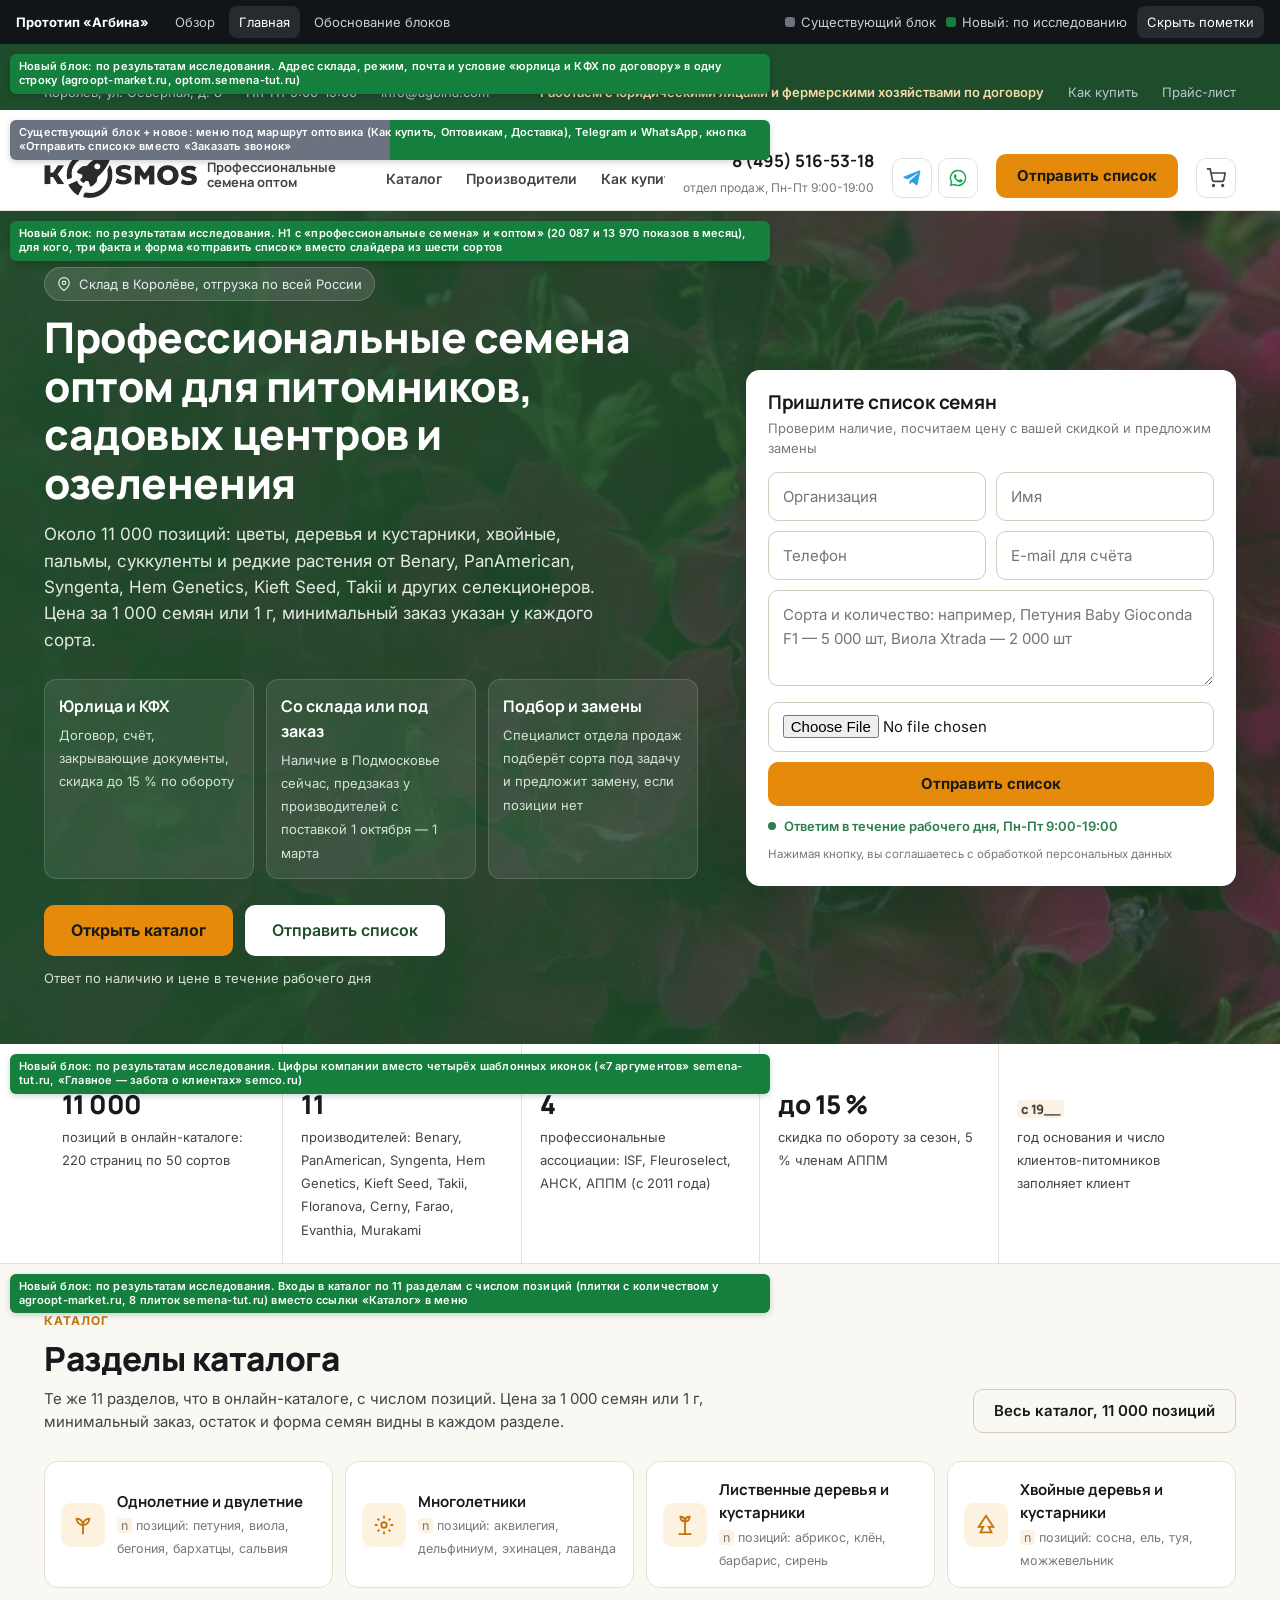
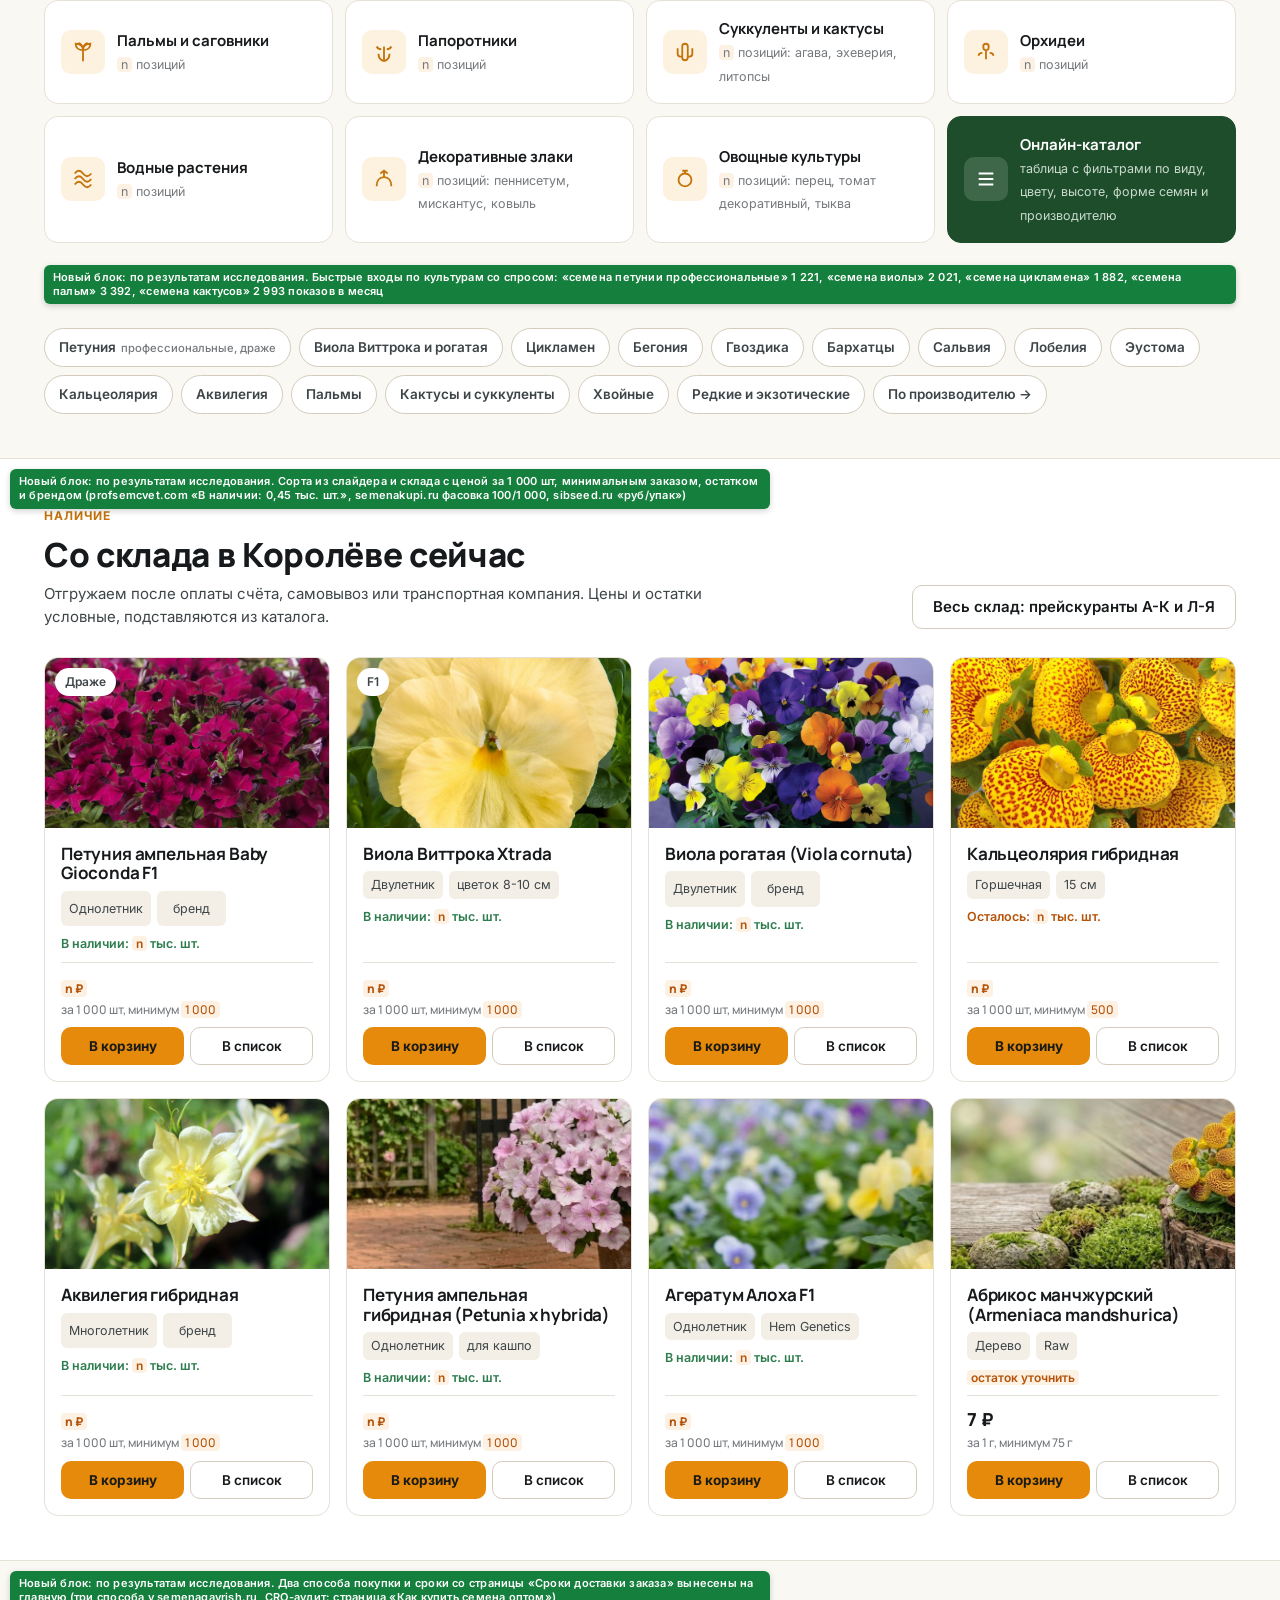
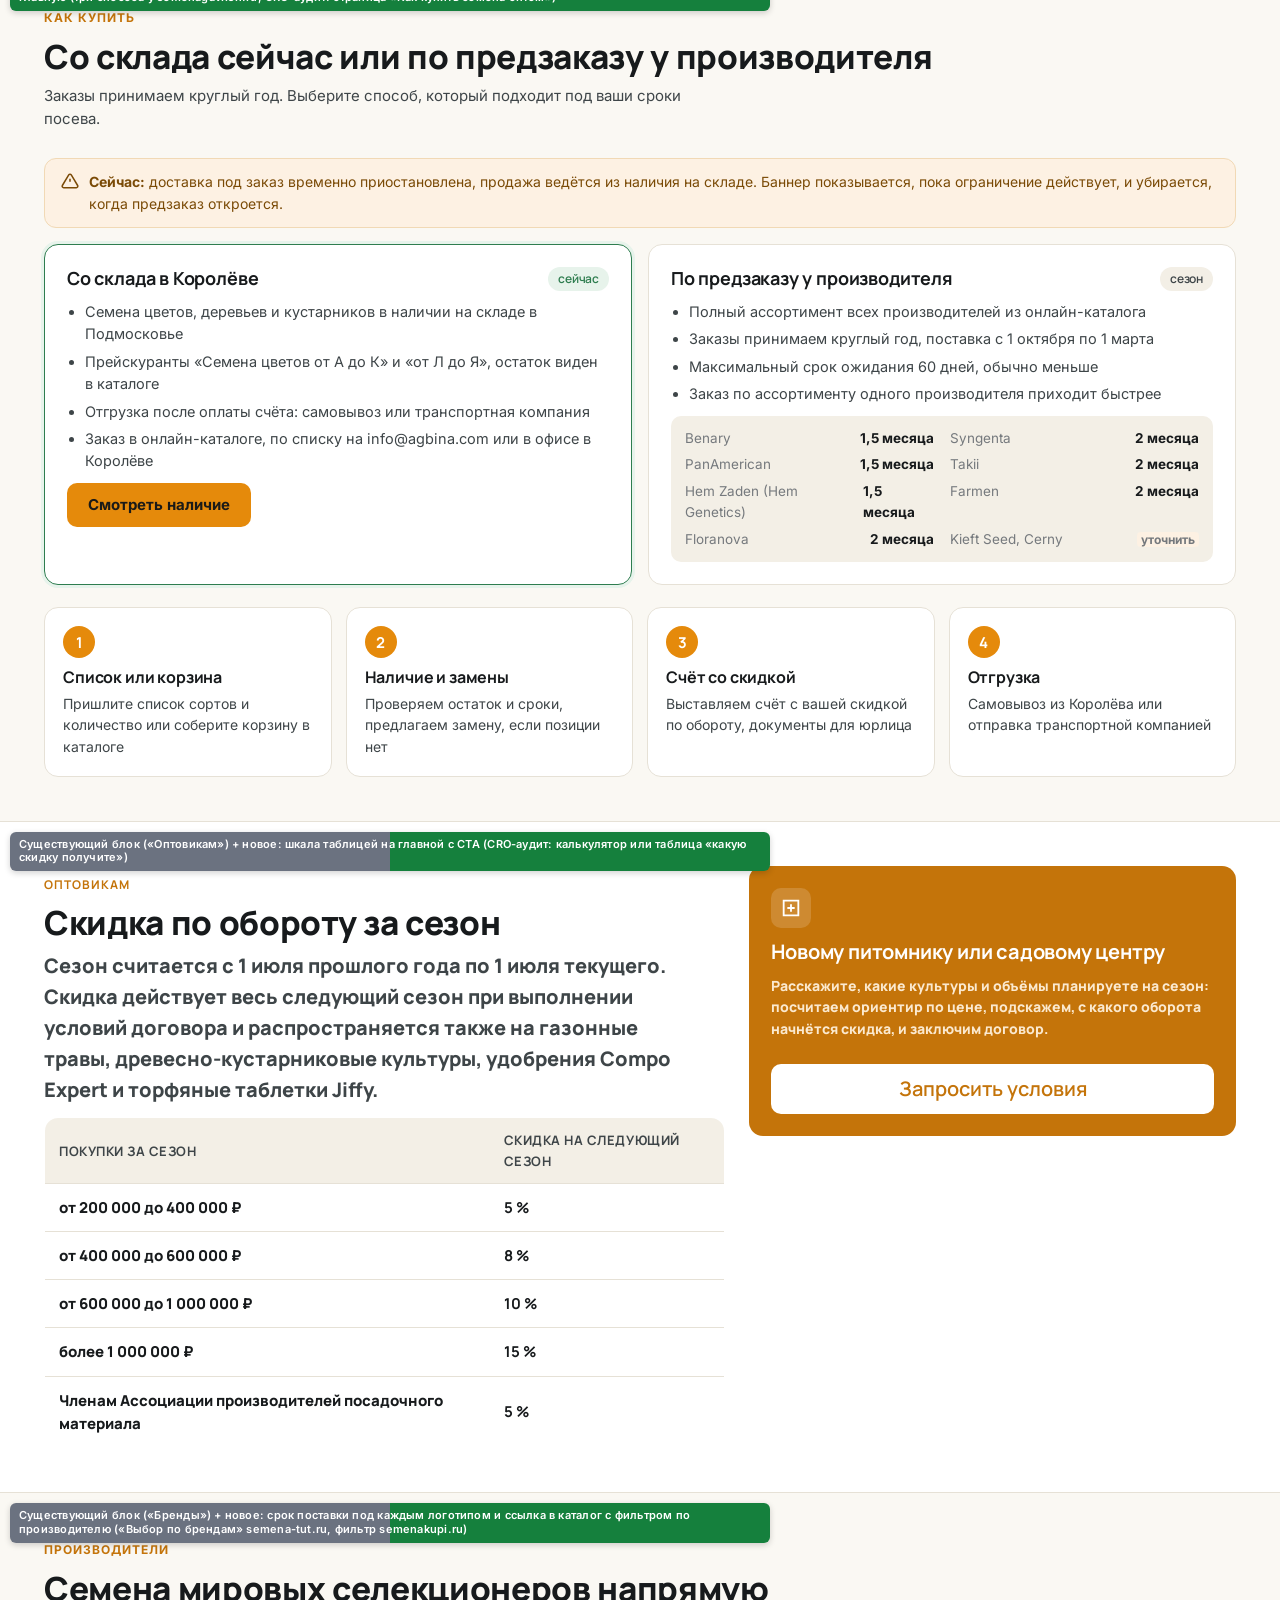
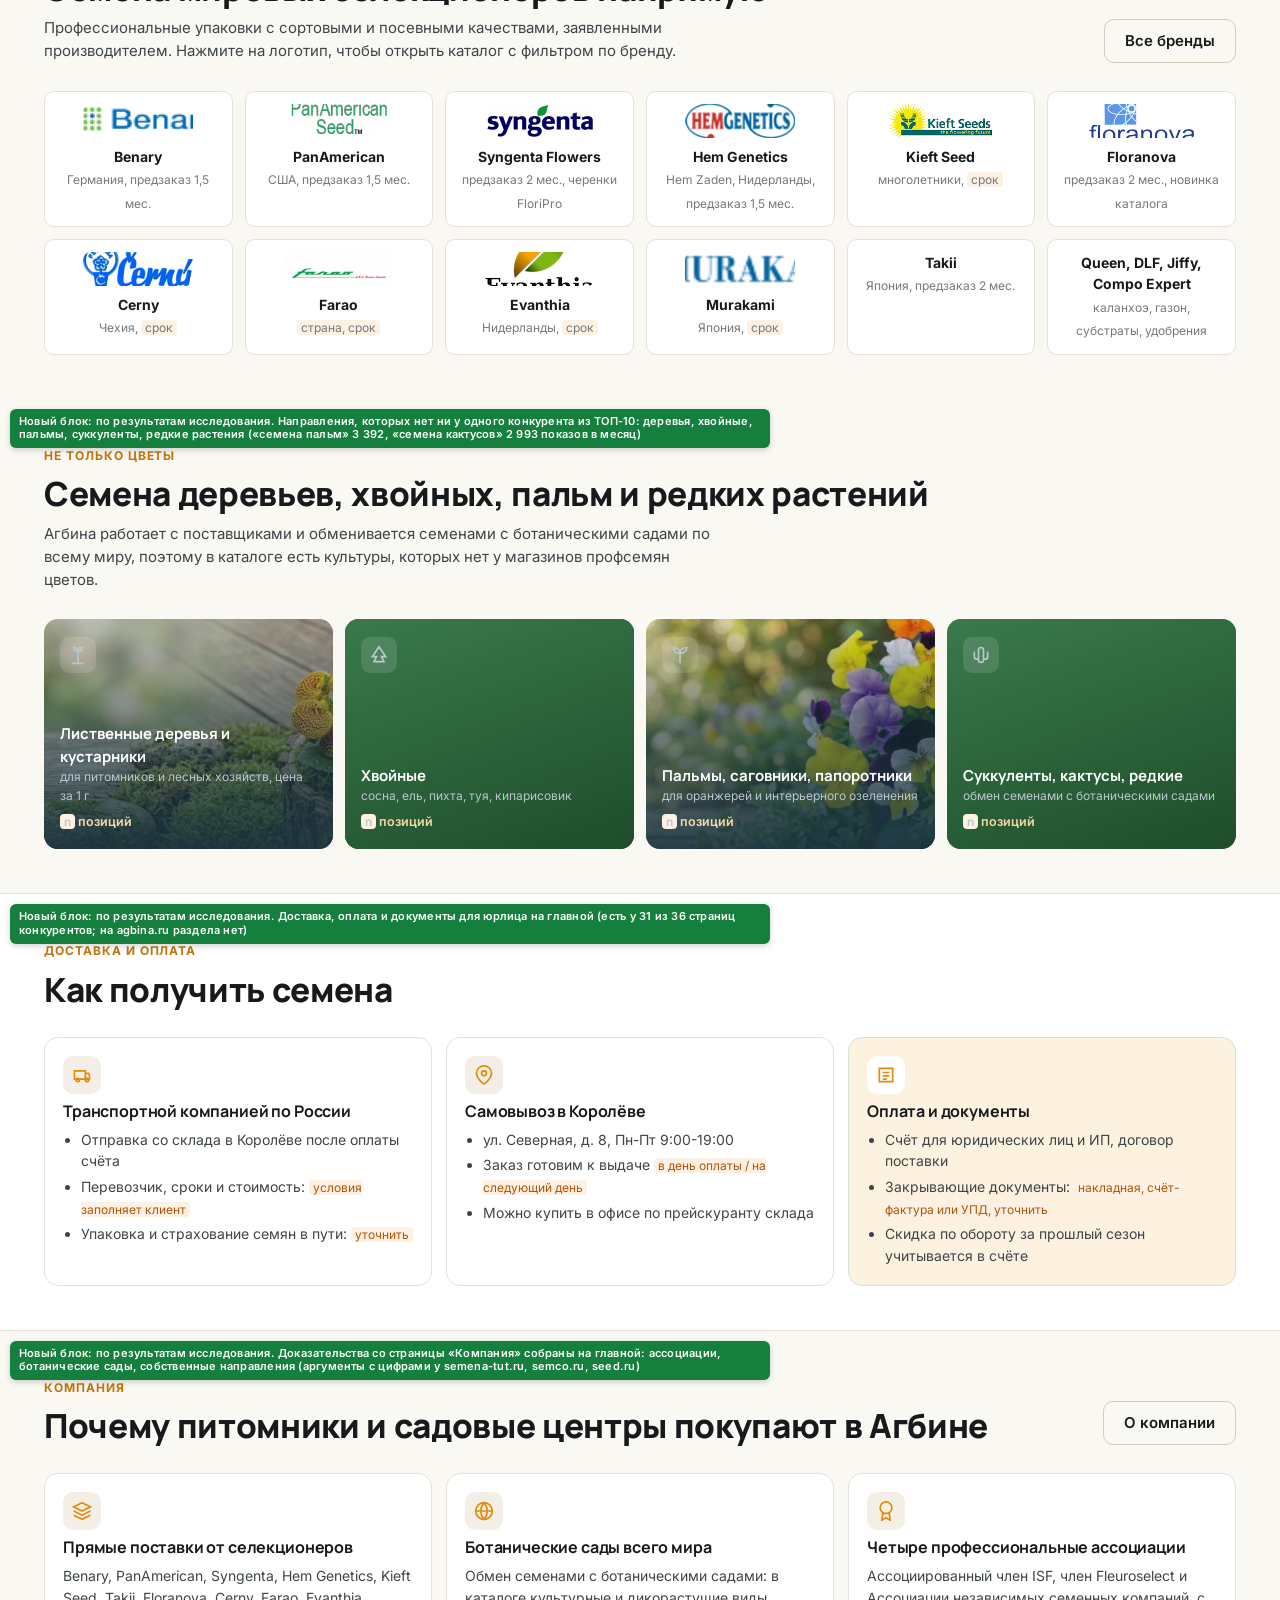
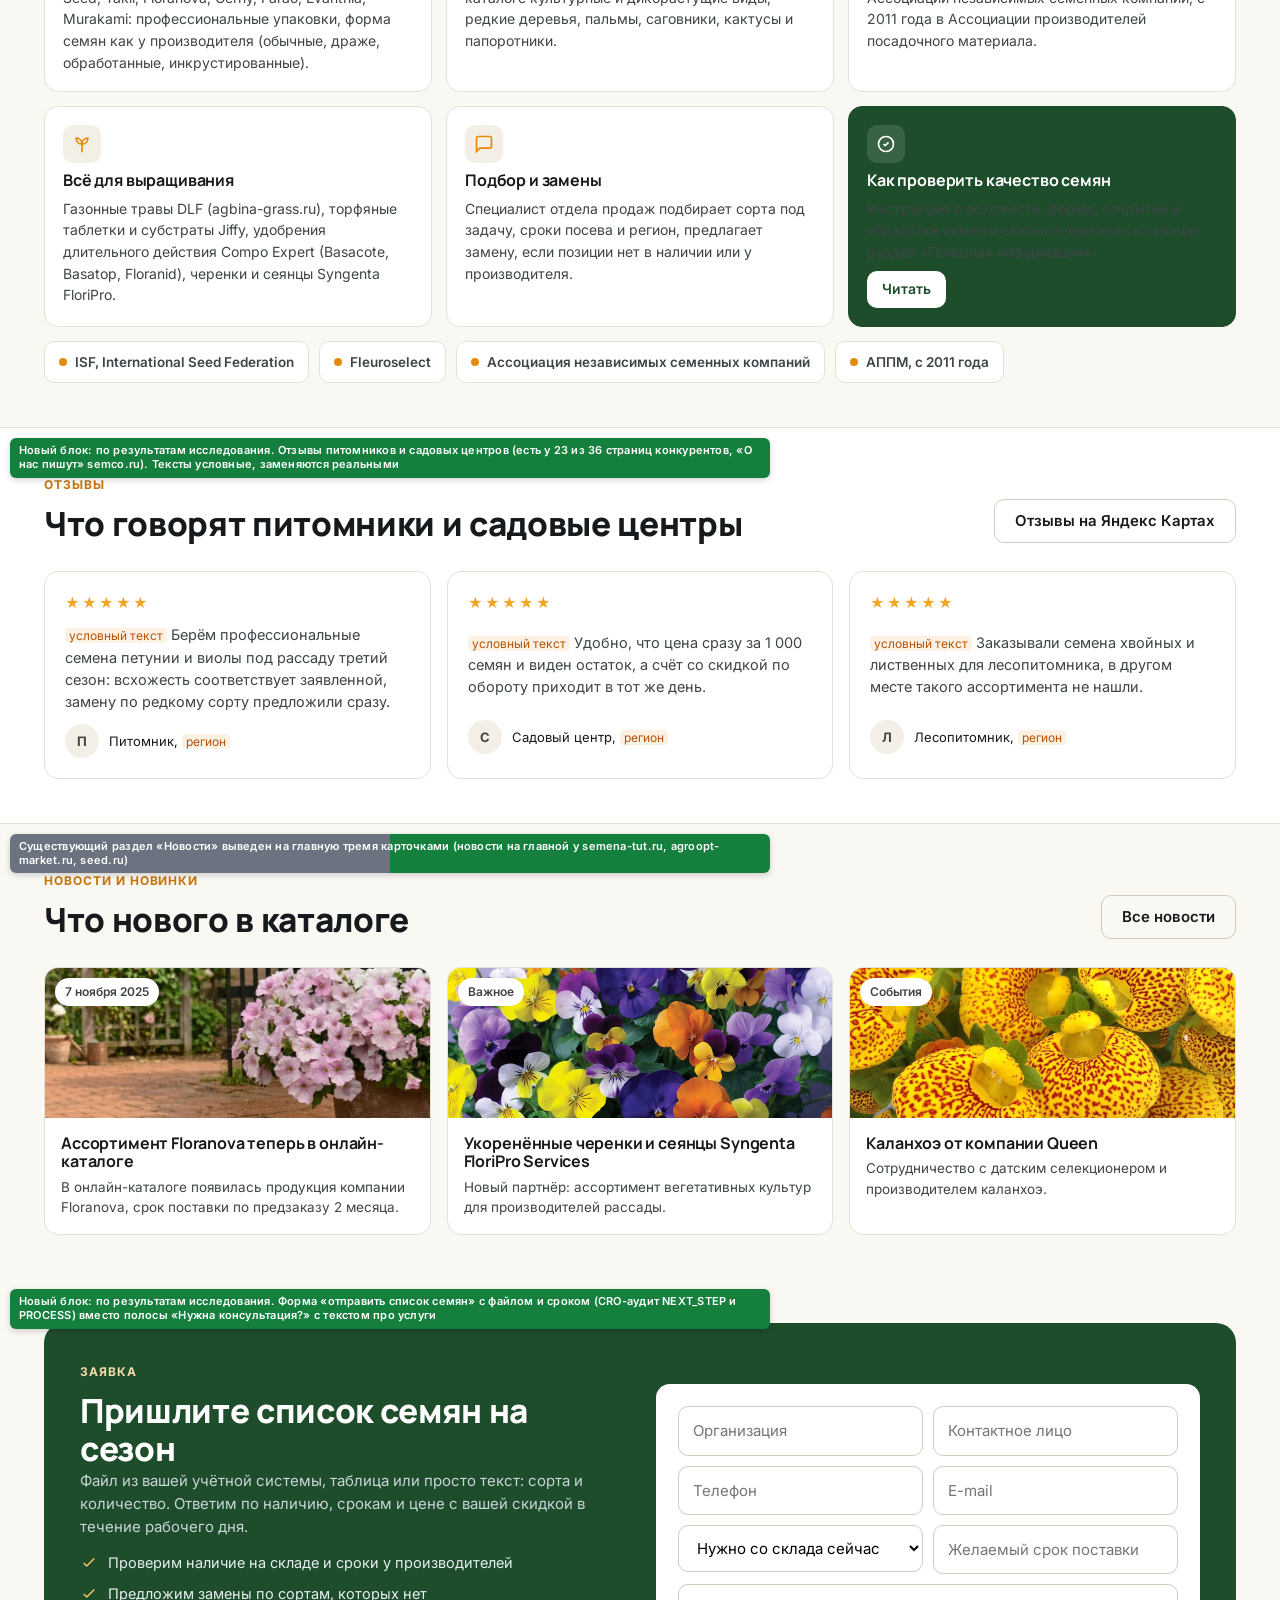
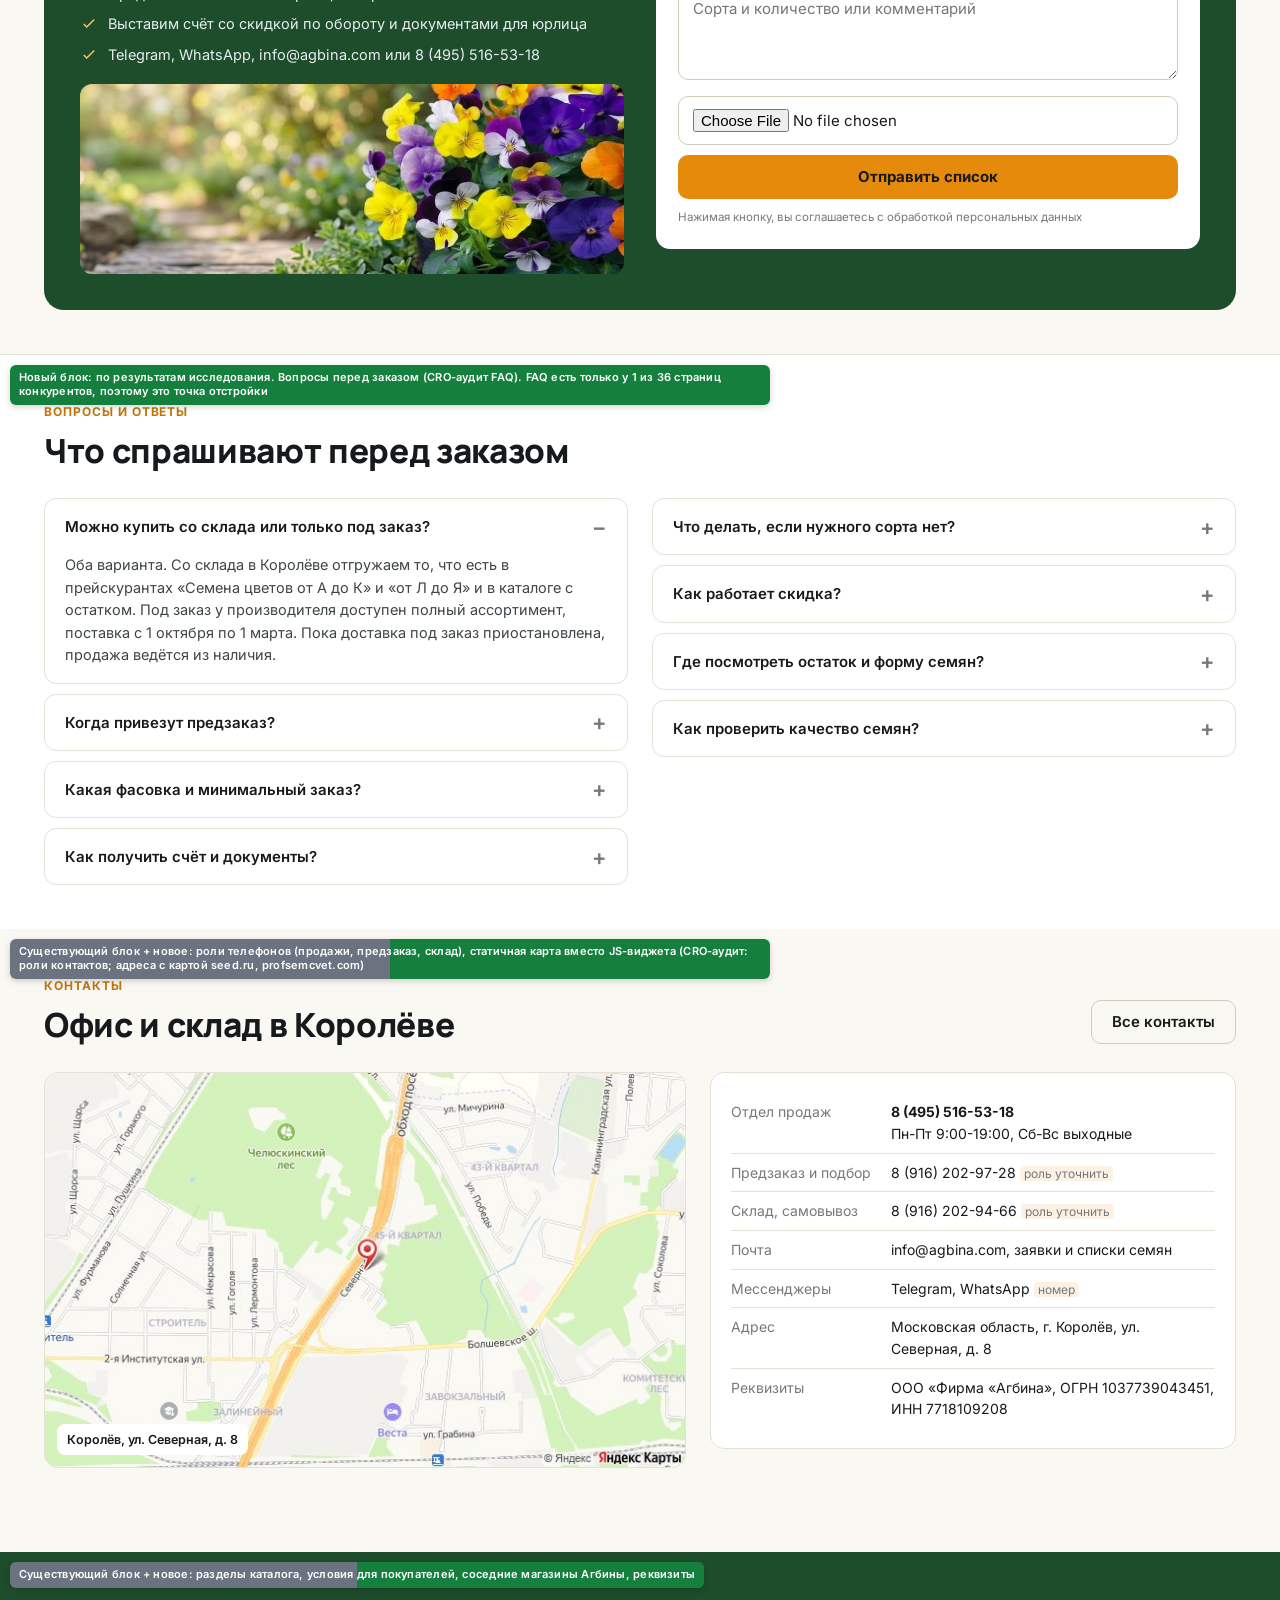
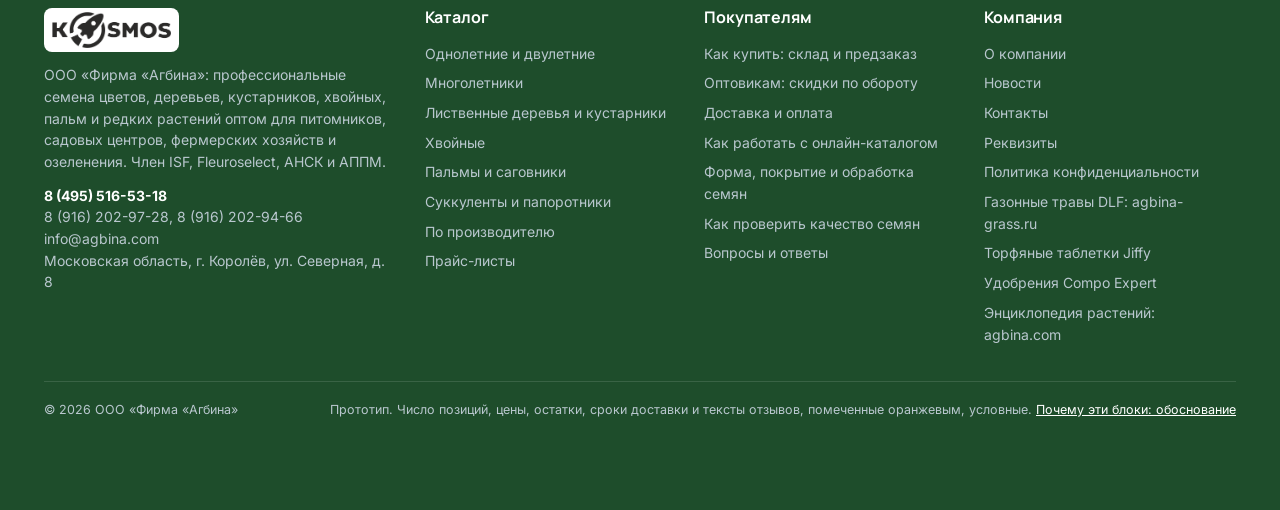
<file: prototypes/home.html>
<!DOCTYPE html>
<html lang="ru">
<head>
<meta charset="utf-8">
<meta name="viewport" content="width=device-width, initial-scale=1">
<title>Прототип: Главная. Агбина: профессиональные семена оптом для питомников, садовых центров и озеленения</title>
<meta name="description" content="Прототип главной страницы agbina.ru: H1 и оффер для оптовика, разделы каталога с числом позиций, семена со склада с ценой за 1 000 шт, два способа покупки, скидки по обороту, производители, доставка, FAQ, форма «отправить список».">
<link rel="preconnect" href="https://fonts.googleapis.com">
<link rel="preconnect" href="https://fonts.gstatic.com" crossorigin>
<link href="https://fonts.googleapis.com/css2?family=Inter:wght@400;500;600;700&family=Manrope:wght@500;700;800&display=swap" rel="stylesheet">
<link rel="icon" href="data:image/svg+xml,%3Csvg xmlns=%27http://www.w3.org/2000/svg%27 viewBox=%270 0 32 32%27%3E%3Crect width=%2732%27 height=%2732%27 rx=%277%27 fill=%27%23E58A0B%27/%3E%3Ctext x=%2716%27 y=%2722%27 font-size=%2716%27 font-family=%27Arial%27 font-weight=%27700%27 fill=%27white%27 text-anchor=%27middle%27%3EА%3C/text%3E%3C/svg%3E">
<link rel="stylesheet" href="../assets/styles.css?v=1">
</head>
<body>

<!-- Панель прототипа -->
<div class="proto-bar">
  <span class="pb-title">Прототип «Агбина»</span>
  <nav>
    <a href="../index.html">Обзор</a>
    <a href="home.html">Главная</a>
    <a href="../rationale.html">Обоснование блоков</a>
  </nav>
  <div class="pb-legend">
    <span><i style="background:#6B7280"></i>Существующий блок</span>
    <span><i style="background:#15803D"></i>Новый: по исследованию</span>
    <button class="pb-toggle" data-toggle-tags>Скрыть пометки</button>
  </div>
</div>

<!-- 1. Верхняя полоса -->
<div class="topbar blk" id="top" data-tag="res" data-label="Новый блок: по результатам исследования. Адрес склада, режим, почта и условие «юрлица и КФХ по договору» в одну строку (agroopt-market.ru, optom.semena-tut.ru)">
  <div class="container">
    <span>Королёв, ул. Северная, д. 8</span>
    <span class="hide-m">Пн-Пт 9:00-19:00</span>
    <a class="hide-m" href="mailto:info@agbina.com">info@agbina.com</a>
    <span class="grow"></span>
    <span class="direct hide-m">Работаем с юридическими лицами и фермерскими хозяйствами по договору</span>
    <a href="#buy">Как купить</a>
    <a href="#">Прайс-лист</a>
  </div>
</div>

<!-- 1а. Шапка -->
<header class="header blk" data-tag="mix" data-label="Существующий блок + новое: меню под маршрут оптовика (Как купить, Оптовикам, Доставка), Telegram и WhatsApp, кнопка «Отправить список» вместо «Заказать звонок»">
  <div class="container">
    <a class="logo" href="home.html"><img src="../assets/img/logo.png" alt="Агбина"><span>Профессиональные семена оптом</span></a>
    <nav class="hnav">
      <a href="#catalog">Каталог</a>
      <a href="#brands">Производители</a>
      <a href="#buy">Как купить</a>
      <a href="#discount">Оптовикам</a>
      <a href="#delivery">Доставка</a>
      <a href="#why">Компания</a>
      <a href="#contacts">Контакты</a>
    </nav>
    <div class="hdr-phone"><b>8 (495) 516-53-18</b><span>отдел продаж, Пн-Пт 9:00-19:00</span></div>
    <div class="msgs">
      <a class="msg tg" href="#" title="Telegram"><svg viewBox="0 0 24 24" fill="currentColor"><path d="M9.04 15.47 8.7 19.6c.5 0 .72-.22.98-.48l2.36-2.26 4.9 3.58c.9.5 1.54.24 1.78-.83l3.22-15.1c.3-1.32-.48-1.84-1.35-1.5L2.6 10.3c-1.3.5-1.28 1.22-.22 1.55l4.84 1.5L18.5 6.3c.53-.35 1.02-.16.62.2z"/></svg></a>
      <a class="msg wa" href="#" title="WhatsApp"><svg viewBox="0 0 24 24" fill="currentColor"><path d="M12 2a10 10 0 0 0-8.6 15.1L2 22l5-1.3A10 10 0 1 0 12 2zm0 18.2a8.2 8.2 0 0 1-4.2-1.2l-.3-.2-3 .8.8-2.9-.2-.3A8.2 8.2 0 1 1 12 20.2zm4.5-6.1c-.2-.1-1.5-.7-1.7-.8-.2-.1-.4-.1-.6.1l-.8 1c-.1.2-.3.2-.5.1a6.7 6.7 0 0 1-3.3-2.9c-.3-.4.3-.4.8-1.4.1-.2 0-.3 0-.5l-.8-1.8c-.2-.5-.4-.4-.6-.4h-.5a1 1 0 0 0-.7.3 3 3 0 0 0-.9 2.2 5.2 5.2 0 0 0 1.1 2.7 11.8 11.8 0 0 0 4.5 4c1.7.7 2.3.8 3.2.6a2.7 2.7 0 0 0 1.8-1.3c.2-.6.2-1.1.2-1.2l-.5-.3z"/></svg></a>
    </div>
    <a class="btn btn-primary" href="#" data-ask data-ask-title="Отправить список семян" data-ask-sub="Приложите файл или напишите сорта и количество, ответим по наличию и цене в течение рабочего дня">Отправить список</a>
    <a class="msg" href="#" title="Корзина"><svg viewBox="0 0 24 24" fill="none" stroke="currentColor" stroke-width="2"><circle cx="9" cy="21" r="1"/><circle cx="20" cy="21" r="1"/><path d="M1 1h4l2.7 13.4a2 2 0 0 0 2 1.6h9.7a2 2 0 0 0 2-1.6L23 6H6"/></svg></a>
    <button class="burger" data-open-menu aria-label="Меню"><svg viewBox="0 0 24 24" fill="none" stroke="currentColor" stroke-width="2"><path d="M3 6h18M3 12h18M3 18h18"/></svg></button>
  </div>
</header>

<div class="drawer">
  <div class="panel">
    <button class="close" data-close-menu aria-label="Закрыть">✕</button>
    <h4>Каталог</h4>
    <a href="#catalog">Однолетние и двулетние</a><a href="#catalog">Многолетники</a><a href="#catalog">Деревья и кустарники</a><a href="#catalog">Хвойные</a><a href="#catalog">Пальмы, папоротники, суккуленты</a><a href="#catalog">Все разделы</a>
    <h4>Покупателям</h4>
    <a href="#buy">Как купить</a><a href="#discount">Оптовикам: скидки</a><a href="#delivery">Доставка и оплата</a><a href="#">Прайс-лист</a><a href="#faq">Вопросы и ответы</a>
    <h4>Компания</h4>
    <a href="#why">О компании</a><a href="#brands">Производители</a><a href="#news">Новости</a><a href="#contacts">Контакты</a>
    <h4>Связь</h4>
    <a href="tel:84955165318">8 (495) 516-53-18</a><a href="mailto:info@agbina.com">info@agbina.com</a><a href="#">Telegram</a><a href="#">WhatsApp</a>
  </div>
</div>

<!-- 2. Первый экран -->
<section class="hero blk" id="hero" data-tag="res" data-label="Новый блок: по результатам исследования. H1 с «профессиональные семена» и «оптом» (20 087 и 13 970 показов в месяц), для кого, три факта и форма «отправить список» вместо слайдера из шести сортов">
  <div class="container">
    <div>
      <span class="geo"><svg viewBox="0 0 24 24" fill="none" stroke="currentColor" stroke-width="2"><path d="M21 10c0 7-9 13-9 13S3 17 3 10a9 9 0 0 1 18 0z"/><circle cx="12" cy="10" r="3"/></svg>Склад в Королёве, отгрузка по всей России</span>
      <h1>Профессиональные семена оптом для питомников, садовых центров и озеленения</h1>
      <p class="lead">Около 11 000 позиций: цветы, деревья и кустарники, хвойные, пальмы, суккуленты и редкие растения от Benary, PanAmerican, Syngenta, Hem Genetics, Kieft Seed, Takii и других селекционеров. Цена за 1 000 семян или 1 г, минимальный заказ указан у каждого сорта.</p>
      <div class="bullets">
        <div class="bullet"><b>Юрлица и КФХ</b><span>Договор, счёт, закрывающие документы, скидка до 15 % по обороту</span></div>
        <div class="bullet"><b>Со склада или под заказ</b><span>Наличие в Подмосковье сейчас, предзаказ у производителей с поставкой 1 октября — 1 марта</span></div>
        <div class="bullet"><b>Подбор и замены</b><span>Специалист отдела продаж подберёт сорта под задачу и предложит замену, если позиции нет</span></div>
      </div>
      <div class="cta-row">
        <a class="btn btn-primary btn-lg" href="#catalog">Открыть каталог</a>
        <a class="btn btn-light btn-lg" href="#" data-ask data-ask-title="Отправить список семян" data-ask-sub="Приложите файл или напишите сорта и количество">Отправить список</a>
        <span class="note">Ответ по наличию и цене в течение рабочего дня</span>
      </div>
    </div>
    <form class="hero-form" data-done="Список принят, ответим по наличию и цене в течение рабочего дня">
      <h3>Пришлите список семян</h3>
      <div class="sub">Проверим наличие, посчитаем цену с вашей скидкой и предложим замены</div>
      <div class="row2"><label class="field"><input type="text" placeholder="Организация" required></label><label class="field"><input type="text" placeholder="Имя"></label></div>
      <div class="row2"><label class="field"><input type="tel" placeholder="Телефон" required></label><label class="field"><input type="email" placeholder="E-mail для счёта"></label></div>
      <label class="field"><textarea rows="3" placeholder="Сорта и количество: например, Петуния Baby Gioconda F1 — 5 000 шт, Виола Xtrada — 2 000 шт"></textarea></label>
      <label class="field"><input type="file" aria-label="Файл списка"></label>
      <button class="btn btn-primary btn-block" type="submit">Отправить список</button>
      <div class="reply-note"><i></i>Ответим в течение рабочего дня, Пн-Пт 9:00-19:00</div>
      <div class="consent">Нажимая кнопку, вы соглашаетесь с обработкой персональных данных</div>
    </form>
  </div>
</section>

<!-- 3. Полоса цифр -->
<div class="trust-strip blk" id="facts" data-tag="res" data-label="Новый блок: по результатам исследования. Цифры компании вместо четырёх шаблонных иконок («7 аргументов» semena-tut.ru, «Главное — забота о клиентах» semco.ru)">
  <div class="container">
    <div class="item"><b>11 000</b><span>позиций в онлайн-каталоге: 220 страниц по 50 сортов</span></div>
    <div class="item"><b>11</b><span>производителей: Benary, PanAmerican, Syngenta, Hem Genetics, Kieft Seed, Takii, Floranova, Cerny, Farao, Evanthia, Murakami</span></div>
    <div class="item"><b>4</b><span>профессиональные ассоциации: ISF, Fleuroselect, АНСК, АППМ (с 2011 года)</span></div>
    <div class="item"><b>до 15 %</b><span>скидка по обороту за сезон, 5 % членам АППМ</span></div>
    <div class="item"><b><span class="fill">с 19__</span></b><span>год основания и число клиентов-питомников заполняет клиент</span></div>
  </div>
</div>

<!-- 4. Разделы каталога -->
<section class="section blk" id="catalog" data-tag="res" data-label="Новый блок: по результатам исследования. Входы в каталог по 11 разделам с числом позиций (плитки с количеством у agroopt-market.ru, 8 плиток semena-tut.ru) вместо ссылки «Каталог» в меню">
  <div class="container">
    <div class="section-head"><div><span class="eyebrow">Каталог</span><h2>Разделы каталога</h2><p>Те же 11 разделов, что в онлайн-каталоге, с числом позиций. Цена за 1 000 семян или 1 г, минимальный заказ, остаток и форма семян видны в каждом разделе.</p></div><a class="btn btn-outline" href="#">Весь каталог, 11 000 позиций</a></div>
    <div class="cat-grid">
      <a class="cat" href="#"><span class="ic"><svg viewBox="0 0 24 24" fill="none" stroke="currentColor" stroke-width="2"><path d="M12 22V12M12 12c-4 0-7-3-7-7 4 0 7 3 7 7zm0 0c4 0 7-3 7-7-4 0-7 3-7 7z"/></svg></span><div><b>Однолетние и двулетние</b><span><span class="fill">n</span> позиций: петуния, виола, бегония, бархатцы, сальвия</span></div></a>
      <a class="cat" href="#"><span class="ic"><svg viewBox="0 0 24 24" fill="none" stroke="currentColor" stroke-width="2"><circle cx="12" cy="12" r="3"/><path d="M12 2v3M12 19v3M2 12h3M19 12h3M5 5l2 2M17 17l2 2M5 19l2-2M17 7l2-2"/></svg></span><div><b>Многолетники</b><span><span class="fill">n</span> позиций: аквилегия, дельфиниум, эхинацея, лаванда</span></div></a>
      <a class="cat" href="#"><span class="ic"><svg viewBox="0 0 24 24" fill="none" stroke="currentColor" stroke-width="2"><path d="M12 22V8M5 22h14M12 8c-3 0-5-2-5-5 3 0 5 2 5 5zm0 0c3 0 5-2 5-5-3 0-5 2-5 5z"/></svg></span><div><b>Лиственные деревья и кустарники</b><span><span class="fill">n</span> позиций: абрикос, клён, барбарис, сирень</span></div></a>
      <a class="cat" href="#"><span class="ic"><svg viewBox="0 0 24 24" fill="none" stroke="currentColor" stroke-width="2"><path d="M12 2 4 14h5l-3 6h12l-3-6h5z"/></svg></span><div><b>Хвойные деревья и кустарники</b><span><span class="fill">n</span> позиций: сосна, ель, туя, можжевельник</span></div></a>
      <a class="cat" href="#"><span class="ic"><svg viewBox="0 0 24 24" fill="none" stroke="currentColor" stroke-width="2"><path d="M12 22V10M12 10c-5 0-8-3-8-7 5 0 8 3 8 7zm0 0c5 0 8-3 8-7-5 0-8 3-8 7zM12 10c0-4 2-7 5-8M12 10c0-4-2-7-5-8"/></svg></span><div><b>Пальмы и саговники</b><span><span class="fill">n</span> позиций</span></div></a>
      <a class="cat" href="#"><span class="ic"><svg viewBox="0 0 24 24" fill="none" stroke="currentColor" stroke-width="2"><path d="M12 22V6M12 22c-4-1-6-4-6-8M12 22c4-1 6-4 6-8M9 9c-2 0-4-1-5-3M15 9c2 0 4-1 5-3"/></svg></span><div><b>Папоротники</b><span><span class="fill">n</span> позиций</span></div></a>
      <a class="cat" href="#"><span class="ic"><svg viewBox="0 0 24 24" fill="none" stroke="currentColor" stroke-width="2"><rect x="9" y="3" width="6" height="18" rx="3"/><path d="M4 8v6a3 3 0 0 0 3 3h2M20 8v6a3 3 0 0 1-3 3h-2"/></svg></span><div><b>Суккуленты и кактусы</b><span><span class="fill">n</span> позиций: агава, эхеверия, литопсы</span></div></a>
      <a class="cat" href="#"><span class="ic"><svg viewBox="0 0 24 24" fill="none" stroke="currentColor" stroke-width="2"><path d="M12 20V10M12 10c-2 0-3-2-3-4a3 3 0 0 1 6 0c0 2-1 4-3 4zM8 13c-2 0-4 1-4 3M16 13c2 0 4 1 4 3"/></svg></span><div><b>Орхидеи</b><span><span class="fill">n</span> позиций</span></div></a>
      <a class="cat" href="#"><span class="ic"><svg viewBox="0 0 24 24" fill="none" stroke="currentColor" stroke-width="2"><path d="M3 12c3-4 6-4 9 0s6 4 9 0M3 18c3-4 6-4 9 0s6 4 9 0M3 6c3-4 6-4 9 0s6 4 9 0"/></svg></span><div><b>Водные растения</b><span><span class="fill">n</span> позиций</span></div></a>
      <a class="cat" href="#"><span class="ic"><svg viewBox="0 0 24 24" fill="none" stroke="currentColor" stroke-width="2"><path d="M4 20c0-6 3-10 8-10s8 4 8 10M12 10V3M8 6l4-3 4 3"/></svg></span><div><b>Декоративные злаки</b><span><span class="fill">n</span> позиций: пеннисетум, мискантус, ковыль</span></div></a>
      <a class="cat" href="#"><span class="ic"><svg viewBox="0 0 24 24" fill="none" stroke="currentColor" stroke-width="2"><circle cx="12" cy="13" r="7"/><path d="M12 6V3M9 3h6"/></svg></span><div><b>Овощные культуры</b><span><span class="fill">n</span> позиций: перец, томат декоративный, тыква</span></div></a>
      <a class="cat all" href="#"><span class="ic"><svg viewBox="0 0 24 24" fill="none" stroke="currentColor" stroke-width="2"><path d="M4 6h16M4 12h16M4 18h16"/></svg></span><div><b>Онлайн-каталог</b><span>таблица с фильтрами по виду, цвету, высоте, форме семян и производителю</span></div></a>
    </div>
    <!-- 5. Популярные культуры -->
    <div class="blk blk-inline" id="cultures" data-tag="res" data-label="Новый блок: по результатам исследования. Быстрые входы по культурам со спросом: «семена петунии профессиональные» 1 221, «семена виолы» 2 021, «семена цикламена» 1 882, «семена пальм» 3 392, «семена кактусов» 2 993 показов в месяц" style="margin-top:22px">
      <div class="cultures">
        <a href="#">Петуния<small>профессиональные, драже</small></a>
        <a href="#">Виола Виттрока и рогатая</a>
        <a href="#">Цикламен</a>
        <a href="#">Бегония</a>
        <a href="#">Гвоздика</a>
        <a href="#">Бархатцы</a>
        <a href="#">Сальвия</a>
        <a href="#">Лобелия</a>
        <a href="#">Эустома</a>
        <a href="#">Кальцеолярия</a>
        <a href="#">Аквилегия</a>
        <a href="#">Пальмы</a>
        <a href="#">Кактусы и суккуленты</a>
        <a href="#">Хвойные</a>
        <a href="#">Редкие и экзотические</a>
        <a href="#">По производителю →</a>
      </div>
    </div>
  </div>
</section>

<!-- 6. Со склада сейчас -->
<section class="section blk" id="stock" data-tag="res" data-label="Новый блок: по результатам исследования. Сорта из слайдера и склада с ценой за 1 000 шт, минимальным заказом, остатком и брендом (profsemcvet.com «В наличии: 0,45 тыс. шт.», semenakupi.ru фасовка 100/1 000, sibseed.ru «руб/упак»)" style="background:var(--surface);border-top:1px solid var(--line);border-bottom:1px solid var(--line)">
  <div class="container">
    <div class="section-head"><div><span class="eyebrow">Наличие</span><h2>Со склада в Королёве сейчас</h2><p>Отгружаем после оплаты счёта, самовывоз или транспортная компания. Цены и остатки условные, подставляются из каталога.</p></div><a class="btn btn-outline" href="#">Весь склад: прейскуранты А-К и Л-Я</a></div>
    <div class="room-grid four">
      <div class="room"><div class="pic"><img src="../assets/img/petunia-ampel.jpg" alt="Петуния ампельная Baby Gioconda F1"><div class="badges"><span class="chip">Драже</span></div></div><div class="body"><h3>Петуния ампельная Baby Gioconda F1</h3><div class="meta"><span>Однолетник</span><span><span class="fill">бренд</span></span></div><div class="stock">В наличии: <span class="fill">n</span> тыс. шт.</div><div class="p-row"><div class="price"><span class="fill">n ₽</span><small>за 1 000 шт, минимум <span class="fill">1 000</span></small></div></div><div class="actions"><a class="btn btn-primary" href="#">В корзину</a><a class="btn btn-outline" href="#">В список</a></div></div></div>
      <div class="room"><div class="pic"><img src="../assets/img/viola-wittrock.jpg" alt="Виола Виттрока Xtrada"><div class="badges"><span class="chip">F1</span></div></div><div class="body"><h3>Виола Виттрока Xtrada</h3><div class="meta"><span>Двулетник</span><span>цветок 8-10 см</span></div><div class="stock">В наличии: <span class="fill">n</span> тыс. шт.</div><div class="p-row"><div class="price"><span class="fill">n ₽</span><small>за 1 000 шт, минимум <span class="fill">1 000</span></small></div></div><div class="actions"><a class="btn btn-primary" href="#">В корзину</a><a class="btn btn-outline" href="#">В список</a></div></div></div>
      <div class="room"><div class="pic"><img src="../assets/img/viola-cornuta.jpg" alt="Виола рогатая"></div><div class="body"><h3>Виола рогатая (Viola cornuta)</h3><div class="meta"><span>Двулетник</span><span><span class="fill">бренд</span></span></div><div class="stock">В наличии: <span class="fill">n</span> тыс. шт.</div><div class="p-row"><div class="price"><span class="fill">n ₽</span><small>за 1 000 шт, минимум <span class="fill">1 000</span></small></div></div><div class="actions"><a class="btn btn-primary" href="#">В корзину</a><a class="btn btn-outline" href="#">В список</a></div></div></div>
      <div class="room"><div class="pic"><img src="../assets/img/calceolaria.jpg" alt="Кальцеолярия гибридная"></div><div class="body"><h3>Кальцеолярия гибридная</h3><div class="meta"><span>Горшечная</span><span>15 см</span></div><div class="stock low">Осталось: <span class="fill">n</span> тыс. шт.</div><div class="p-row"><div class="price"><span class="fill">n ₽</span><small>за 1 000 шт, минимум <span class="fill">500</span></small></div></div><div class="actions"><a class="btn btn-primary" href="#">В корзину</a><a class="btn btn-outline" href="#">В список</a></div></div></div>
      <div class="room"><div class="pic"><img src="../assets/img/aquilegia.jpg" alt="Аквилегия гибридная"></div><div class="body"><h3>Аквилегия гибридная</h3><div class="meta"><span>Многолетник</span><span><span class="fill">бренд</span></span></div><div class="stock">В наличии: <span class="fill">n</span> тыс. шт.</div><div class="p-row"><div class="price"><span class="fill">n ₽</span><small>за 1 000 шт, минимум <span class="fill">1 000</span></small></div></div><div class="actions"><a class="btn btn-primary" href="#">В корзину</a><a class="btn btn-outline" href="#">В список</a></div></div></div>
      <div class="room"><div class="pic"><img src="../assets/img/petunia-ampel-2.jpg" alt="Петуния ампельная гибридная"></div><div class="body"><h3>Петуния ампельная гибридная (Petunia x hybrida)</h3><div class="meta"><span>Однолетник</span><span>для кашпо</span></div><div class="stock">В наличии: <span class="fill">n</span> тыс. шт.</div><div class="p-row"><div class="price"><span class="fill">n ₽</span><small>за 1 000 шт, минимум <span class="fill">1 000</span></small></div></div><div class="actions"><a class="btn btn-primary" href="#">В корзину</a><a class="btn btn-outline" href="#">В список</a></div></div></div>
      <div class="room"><div class="pic"><img src="../assets/img/bg-3.jpg" alt="Агератум Алоха F1"></div><div class="body"><h3>Агератум Алоха F1</h3><div class="meta"><span>Однолетник</span><span>Hem Genetics</span></div><div class="stock">В наличии: <span class="fill">n</span> тыс. шт.</div><div class="p-row"><div class="price"><span class="fill">n ₽</span><small>за 1 000 шт, минимум <span class="fill">1 000</span></small></div></div><div class="actions"><a class="btn btn-primary" href="#">В корзину</a><a class="btn btn-outline" href="#">В список</a></div></div></div>
      <div class="room"><div class="pic"><img src="../assets/img/bg-2.jpg" alt="Абрикос манчжурский"></div><div class="body"><h3>Абрикос манчжурский (Armeniaca mandshurica)</h3><div class="meta"><span>Дерево</span><span>Raw</span></div><div class="stock"><span class="fill">остаток уточнить</span></div><div class="p-row"><div class="price">7 ₽<small>за 1 г, минимум 75 г</small></div></div><div class="actions"><a class="btn btn-primary" href="#">В корзину</a><a class="btn btn-outline" href="#">В список</a></div></div></div>
    </div>
  </div>
</section>

<!-- 7. Как купить -->
<section class="section blk" id="buy" data-tag="res" data-label="Новый блок: по результатам исследования. Два способа покупки и сроки со страницы «Сроки доставки заказа» вынесены на главную (три способа у semenagavrish.ru, CRO-аудит: страница «Как купить семена оптом»)">
  <div class="container">
    <div class="section-head"><div><span class="eyebrow">Как купить</span><h2>Со склада сейчас или по предзаказу у производителя</h2><p>Заказы принимаем круглый год. Выберите способ, который подходит под ваши сроки посева.</p></div></div>
    <div class="notice"><svg viewBox="0 0 24 24" fill="none" stroke="currentColor" stroke-width="2"><path d="M12 9v4M12 17h.01M10.3 3.9 1.8 18a2 2 0 0 0 1.7 3h17a2 2 0 0 0 1.7-3L13.7 3.9a2 2 0 0 0-3.4 0z"/></svg><span><b>Сейчас:</b> доставка под заказ временно приостановлена, продажа ведётся из наличия на складе. Баннер показывается, пока ограничение действует, и убирается, когда предзаказ откроется.</span></div>
    <div class="two-ways">
      <div class="way now">
        <h3>Со склада в Королёве <span class="chip ok">сейчас</span></h3>
        <ul>
          <li>Семена цветов, деревьев и кустарников в наличии на складе в Подмосковье</li>
          <li>Прейскуранты «Семена цветов от А до К» и «от Л до Я», остаток виден в каталоге</li>
          <li>Отгрузка после оплаты счёта: самовывоз или транспортная компания</li>
          <li>Заказ в онлайн-каталоге, по списку на info@agbina.com или в офисе в Королёве</li>
        </ul>
        <a class="btn btn-primary" href="#stock" style="align-self:flex-start">Смотреть наличие</a>
      </div>
      <div class="way">
        <h3>По предзаказу у производителя <span class="chip">сезон</span></h3>
        <ul>
          <li>Полный ассортимент всех производителей из онлайн-каталога</li>
          <li>Заказы принимаем круглый год, поставка с 1 октября по 1 марта</li>
          <li>Максимальный срок ожидания 60 дней, обычно меньше</li>
          <li>Заказ по ассортименту одного производителя приходит быстрее</li>
        </ul>
        <div class="lead-times">
          <div><span>Benary</span><b>1,5 месяца</b></div><div><span>Syngenta</span><b>2 месяца</b></div>
          <div><span>PanAmerican</span><b>1,5 месяца</b></div><div><span>Takii</span><b>2 месяца</b></div>
          <div><span>Hem Zaden (Hem Genetics)</span><b>1,5 месяца</b></div><div><span>Farmen</span><b>2 месяца</b></div>
          <div><span>Floranova</span><b>2 месяца</b></div><div><span>Kieft Seed, Cerny</span><b><span class="fill">уточнить</span></b></div>
        </div>
      </div>
    </div>
    <div class="steps" style="margin-top:22px">
      <div><b class="num">1</b><h3>Список или корзина</h3><p>Пришлите список сортов и количество или соберите корзину в каталоге</p></div>
      <div><b class="num">2</b><h3>Наличие и замены</h3><p>Проверяем остаток и сроки, предлагаем замену, если позиции нет</p></div>
      <div><b class="num">3</b><h3>Счёт со скидкой</h3><p>Выставляем счёт с вашей скидкой по обороту, документы для юрлица</p></div>
      <div><b class="num">4</b><h3>Отгрузка</h3><p>Самовывоз из Королёва или отправка транспортной компанией</p></div>
    </div>
  </div>
</section>

<!-- 8. Скидки по обороту -->
<section class="section blk" id="discount" data-tag="mix" data-label="Существующий блок («Оптовикам») + новое: шкала таблицей на главной с CTA (CRO-аудит: калькулятор или таблица «какую скидку получите»)" style="background:var(--surface);border-top:1px solid var(--line);border-bottom:1px solid var(--line)">
  <div class="container">
    <div class="catalog-layout price">
      <div>
        <span class="eyebrow">Оптовикам</span>
        <h2>Скидка по обороту за сезон</h2>
        <p style="color:var(--ink-2);max-width:640px;margin-top:8px">Сезон считается с 1 июля прошлого года по 1 июля текущего. Скидка действует весь следующий сезон при выполнении условий договора и распространяется также на газонные травы, древесно-кустарниковые культуры, удобрения Compo Expert и торфяные таблетки Jiffy.</p>
        <table class="pricelist">
          <tr><th>Покупки за сезон</th><th>Скидка на следующий сезон</th></tr>
          <tr><td>от 200 000 до 400 000 ₽</td><td class="p">5 %</td></tr>
          <tr><td>от 400 000 до 600 000 ₽</td><td class="p">8 %</td></tr>
          <tr><td>от 600 000 до 1 000 000 ₽</td><td class="p">10 %</td></tr>
          <tr><td>более 1 000 000 ₽</td><td class="p">15 %</td></tr>
          <tr><td>Членам Ассоциации производителей посадочного материала</td><td class="p">5 %</td></tr>
        </table>
      </div>
      <div class="lead-card">
        <div class="ic"><svg viewBox="0 0 24 24" fill="none" stroke="currentColor" stroke-width="2"><path d="M4 4h16v16H4zM8 12h8M12 8v8"/></svg></div>
        <h3>Новому питомнику или садовому центру</h3>
        <p>Расскажите, какие культуры и объёмы планируете на сезон: посчитаем ориентир по цене, подскажем, с какого оборота начнётся скидка, и заключим договор.</p>
        <a class="btn" href="#" data-ask data-ask-title="Запросить условия для юрлица" data-ask-sub="Организация, культуры и примерный объём на сезон">Запросить условия</a>
      </div>
    </div>
  </div>
</section>

<!-- 9. Производители -->
<section class="section blk" id="brands" data-tag="mix" data-label="Существующий блок («Бренды») + новое: срок поставки под каждым логотипом и ссылка в каталог с фильтром по производителю («Выбор по брендам» semena-tut.ru, фильтр semenakupi.ru)">
  <div class="container">
    <div class="section-head"><div><span class="eyebrow">Производители</span><h2>Семена мировых селекционеров напрямую</h2><p>Профессиональные упаковки с сортовыми и посевными качествами, заявленными производителем. Нажмите на логотип, чтобы открыть каталог с фильтром по бренду.</p></div><a class="btn btn-outline" href="#">Все бренды</a></div>
    <div class="brands six">
      <a class="brand-card" href="#"><img src="../assets/img/brands/benary.png" alt="Benary"><b>Benary</b><span>Германия, предзаказ 1,5 мес.</span></a>
      <a class="brand-card" href="#"><img src="../assets/img/brands/panamerican.png" alt="PanAmerican Seed"><b>PanAmerican</b><span>США, предзаказ 1,5 мес.</span></a>
      <a class="brand-card" href="#"><img src="../assets/img/brands/syngenta.png" alt="Syngenta"><b>Syngenta Flowers</b><span>предзаказ 2 мес., черенки FloriPro</span></a>
      <a class="brand-card" href="#"><img src="../assets/img/brands/hem-genetics.png" alt="Hem Genetics"><b>Hem Genetics</b><span>Hem Zaden, Нидерланды, предзаказ 1,5 мес.</span></a>
      <a class="brand-card" href="#"><img src="../assets/img/brands/kieft-seed.png" alt="Kieft Seed"><b>Kieft Seed</b><span>многолетники, <span class="fill">срок</span></span></a>
      <a class="brand-card" href="#"><img src="../assets/img/brands/floranova.png" alt="Floranova"><b>Floranova</b><span>предзаказ 2 мес., новинка каталога</span></a>
      <a class="brand-card" href="#"><img src="../assets/img/brands/cerny.png" alt="Cerny"><b>Cerny</b><span>Чехия, <span class="fill">срок</span></span></a>
      <a class="brand-card" href="#"><img src="../assets/img/brands/farao.png" alt="Farao"><b>Farao</b><span><span class="fill">страна, срок</span></span></a>
      <a class="brand-card" href="#"><img src="../assets/img/brands/evanthia.png" alt="Evanthia"><b>Evanthia</b><span>Нидерланды, <span class="fill">срок</span></span></a>
      <a class="brand-card" href="#"><img src="../assets/img/brands/murakami.png" alt="Murakami"><b>Murakami</b><span>Япония, <span class="fill">срок</span></span></a>
      <a class="brand-card" href="#"><b>Takii</b><span>Япония, предзаказ 2 мес.</span></a>
      <a class="brand-card" href="#"><b>Queen, DLF, Jiffy, Compo Expert</b><span>каланхоэ, газон, субстраты, удобрения</span></a>
    </div>
  </div>
</section>

<!-- 10. Не только цветы -->
<section class="section blk" id="rare" data-tag="res" data-label="Новый блок: по результатам исследования. Направления, которых нет ни у одного конкурента из ТОП-10: деревья, хвойные, пальмы, суккуленты, редкие растения («семена пальм» 3 392, «семена кактусов» 2 993 показов в месяц)">
  <div class="container">
    <div class="section-head"><div><span class="eyebrow">Не только цветы</span><h2>Семена деревьев, хвойных, пальм и редких растений</h2><p>Агбина работает с поставщиками и обменивается семенами с ботаническими садами по всему миру, поэтому в каталоге есть культуры, которых нет у магазинов профсемян цветов.</p></div></div>
    <div class="niche-grid" style="grid-template-columns:repeat(4,1fr)">
      <a class="niche photo" href="#" style="background-image:url('../assets/img/bg-2.jpg')"><span class="ic"><svg viewBox="0 0 24 24" fill="none" stroke="currentColor" stroke-width="2"><path d="M12 22V8M5 22h14M12 8c-3 0-5-2-5-5 3 0 5 2 5 5zm0 0c3 0 5-2 5-5-3 0-5 2-5 5z"/></svg></span><b>Лиственные деревья и кустарники</b><span>для питомников и лесных хозяйств, цена за 1 г</span><span class="p"><span class="fill">n</span> позиций</span></a>
      <a class="niche photo" href="#" style="background-image:url('../assets/img/bg-5.jpg')"><span class="ic"><svg viewBox="0 0 24 24" fill="none" stroke="currentColor" stroke-width="2"><path d="M12 2 4 14h5l-3 6h12l-3-6h5z"/></svg></span><b>Хвойные</b><span>сосна, ель, пихта, туя, кипарисовик</span><span class="p"><span class="fill">n</span> позиций</span></a>
      <a class="niche photo" href="#" style="background-image:url('../assets/img/bg-4.jpg')"><span class="ic"><svg viewBox="0 0 24 24" fill="none" stroke="currentColor" stroke-width="2"><path d="M12 22V10M12 10c-5 0-8-3-8-7 5 0 8 3 8 7zm0 0c5 0 8-3 8-7-5 0-8 3-8 7z"/></svg></span><b>Пальмы, саговники, папоротники</b><span>для оранжерей и интерьерного озеленения</span><span class="p"><span class="fill">n</span> позиций</span></a>
      <a class="niche photo" href="#" style="background-image:url('../assets/img/bg-3.jpg')"><span class="ic"><svg viewBox="0 0 24 24" fill="none" stroke="currentColor" stroke-width="2"><rect x="9" y="3" width="6" height="18" rx="3"/><path d="M4 8v6a3 3 0 0 0 3 3h2M20 8v6a3 3 0 0 1-3 3h-2"/></svg></span><b>Суккуленты, кактусы, редкие</b><span>обмен семенами с ботаническими садами</span><span class="p"><span class="fill">n</span> позиций</span></a>
    </div>
  </div>
</section>

<!-- 11. Доставка и оплата -->
<section class="section blk" id="delivery" data-tag="res" data-label="Новый блок: по результатам исследования. Доставка, оплата и документы для юрлица на главной (есть у 31 из 36 страниц конкурентов; на agbina.ru раздела нет)" style="background:var(--surface);border-top:1px solid var(--line);border-bottom:1px solid var(--line)">
  <div class="container">
    <div class="section-head"><div><span class="eyebrow">Доставка и оплата</span><h2>Как получить семена</h2></div></div>
    <div class="info-grid">
      <div class="info"><div class="ic"><svg viewBox="0 0 24 24" fill="none" stroke="currentColor" stroke-width="2"><path d="M3 7h13v10H3zM16 10h4l1 3v4h-5z"/><circle cx="7" cy="18" r="2"/><circle cx="18" cy="18" r="2"/></svg></div><h3>Транспортной компанией по России</h3><ul><li>Отправка со склада в Королёве после оплаты счёта</li><li>Перевозчик, сроки и стоимость: <span class="fill">условия заполняет клиент</span></li><li>Упаковка и страхование семян в пути: <span class="fill">уточнить</span></li></ul></div>
      <div class="info"><div class="ic"><svg viewBox="0 0 24 24" fill="none" stroke="currentColor" stroke-width="2"><path d="M21 10c0 7-9 13-9 13S3 17 3 10a9 9 0 0 1 18 0z"/><circle cx="12" cy="10" r="3"/></svg></div><h3>Самовывоз в Королёве</h3><ul><li>ул. Северная, д. 8, Пн-Пт 9:00-19:00</li><li>Заказ готовим к выдаче <span class="fill">в день оплаты / на следующий день</span></li><li>Можно купить в офисе по прейскуранту склада</li></ul></div>
      <div class="info accent"><div class="ic"><svg viewBox="0 0 24 24" fill="none" stroke="currentColor" stroke-width="2"><path d="M4 4h16v16H4zM8 9h8M8 13h8M8 17h5"/></svg></div><h3>Оплата и документы</h3><ul><li>Счёт для юридических лиц и ИП, договор поставки</li><li>Закрывающие документы: <span class="fill">накладная, счёт-фактура или УПД, уточнить</span></li><li>Скидка по обороту за прошлый сезон учитывается в счёте</li></ul></div>
    </div>
  </div>
</section>

<!-- 12. Почему Агбина -->
<section class="section blk" id="why" data-tag="res" data-label="Новый блок: по результатам исследования. Доказательства со страницы «Компания» собраны на главной: ассоциации, ботанические сады, собственные направления (аргументы с цифрами у semena-tut.ru, semco.ru, seed.ru)">
  <div class="container">
    <div class="section-head"><div><span class="eyebrow">Компания</span><h2>Почему питомники и садовые центры покупают в Агбине</h2></div><a class="btn btn-outline" href="#">О компании</a></div>
    <div class="info-grid">
      <div class="info"><div class="ic"><svg viewBox="0 0 24 24" fill="none" stroke="currentColor" stroke-width="2"><path d="M12 2 2 7l10 5 10-5zM2 17l10 5 10-5M2 12l10 5 10-5"/></svg></div><h3>Прямые поставки от селекционеров</h3><p>Benary, PanAmerican, Syngenta, Hem Genetics, Kieft Seed, Takii, Floranova, Cerny, Farao, Evanthia, Murakami: профессиональные упаковки, форма семян как у производителя (обычные, драже, обработанные, инкрустированные).</p></div>
      <div class="info"><div class="ic"><svg viewBox="0 0 24 24" fill="none" stroke="currentColor" stroke-width="2"><circle cx="12" cy="12" r="10"/><path d="M2 12h20M12 2a15 15 0 0 1 0 20 15 15 0 0 1 0-20z"/></svg></div><h3>Ботанические сады всего мира</h3><p>Обмен семенами с ботаническими садами: в каталоге культурные и дикорастущие виды, редкие деревья, пальмы, саговники, кактусы и папоротники.</p></div>
      <div class="info"><div class="ic"><svg viewBox="0 0 24 24" fill="none" stroke="currentColor" stroke-width="2"><path d="M12 15a7 7 0 1 0 0-14 7 7 0 0 0 0 14zM8.2 13.9 7 23l5-3 5 3-1.2-9.1"/></svg></div><h3>Четыре профессиональные ассоциации</h3><p>Ассоциированный член ISF, член Fleuroselect и Ассоциации независимых семенных компаний, с 2011 года в Ассоциации производителей посадочного материала.</p></div>
      <div class="info"><div class="ic"><svg viewBox="0 0 24 24" fill="none" stroke="currentColor" stroke-width="2"><path d="M12 22V12M12 12c-4 0-7-3-7-7 4 0 7 3 7 7zm0 0c4 0 7-3 7-7-4 0-7 3-7 7z"/></svg></div><h3>Всё для выращивания</h3><p>Газонные травы DLF (agbina-grass.ru), торфяные таблетки и субстраты Jiffy, удобрения длительного действия Compo Expert (Basacote, Basatop, Floranid), черенки и сеянцы Syngenta FloriPro.</p></div>
      <div class="info"><div class="ic"><svg viewBox="0 0 24 24" fill="none" stroke="currentColor" stroke-width="2"><path d="M21 15a2 2 0 0 1-2 2H7l-4 4V5a2 2 0 0 1 2-2h14a2 2 0 0 1 2 2z"/></svg></div><h3>Подбор и замены</h3><p>Специалист отдела продаж подбирает сорта под задачу, сроки посева и регион, предлагает замену, если позиции нет в наличии или у производителя.</p></div>
      <div class="info dark"><div class="ic"><svg viewBox="0 0 24 24" fill="none" stroke="currentColor" stroke-width="2"><path d="M9 12l2 2 4-4M21 12a9 9 0 1 1-18 0 9 9 0 0 1 18 0z"/></svg></div><h3>Как проверить качество семян</h3><p>Инструкция о всхожести, форме, покрытии и обработке семян и статьи о черенках и сеянцах: раздел «Полезная информация».</p><a class="btn btn-light btn-sm" href="#">Читать</a></div>
    </div>
    <div class="assoc"><span><i></i>ISF, International Seed Federation</span><span><i></i>Fleuroselect</span><span><i></i>Ассоциация независимых семенных компаний</span><span><i></i>АППМ, с 2011 года</span></div>
  </div>
</section>

<!-- 13. Отзывы -->
<section class="section blk" id="reviews" data-tag="res" data-label="Новый блок: по результатам исследования. Отзывы питомников и садовых центров (есть у 23 из 36 страниц конкурентов, «О нас пишут» semco.ru). Тексты условные, заменяются реальными" style="background:var(--surface);border-top:1px solid var(--line);border-bottom:1px solid var(--line)">
  <div class="container">
    <div class="section-head"><div><span class="eyebrow">Отзывы</span><h2>Что говорят питомники и садовые центры</h2></div><a class="btn btn-outline" href="#">Отзывы на Яндекс Картах</a></div>
    <div class="rev-grid">
      <div class="rev"><div class="stars">★★★★★</div><p><span class="fill">условный текст</span> Берём профессиональные семена петунии и виолы под рассаду третий сезон: всхожесть соответствует заявленной, замену по редкому сорту предложили сразу.</p><div class="who"><i>П</i><span>Питомник, <span class="fill">регион</span></span></div></div>
      <div class="rev"><div class="stars">★★★★★</div><p><span class="fill">условный текст</span> Удобно, что цена сразу за 1 000 семян и виден остаток, а счёт со скидкой по обороту приходит в тот же день.</p><div class="who"><i>С</i><span>Садовый центр, <span class="fill">регион</span></span></div></div>
      <div class="rev"><div class="stars">★★★★★</div><p><span class="fill">условный текст</span> Заказывали семена хвойных и лиственных для лесопитомника, в другом месте такого ассортимента не нашли.</p><div class="who"><i>Л</i><span>Лесопитомник, <span class="fill">регион</span></span></div></div>
    </div>
  </div>
</section>

<!-- 14. Новости -->
<section class="section blk" id="news" data-tag="mix" data-label="Существующий раздел «Новости» выведен на главную тремя карточками (новости на главной у semena-tut.ru, agroopt-market.ru, seed.ru)">
  <div class="container">
    <div class="section-head"><div><span class="eyebrow">Новости и новинки</span><h2>Что нового в каталоге</h2></div><a class="btn btn-outline" href="#">Все новости</a></div>
    <div class="offer-grid three">
      <div class="offer"><div class="pic"><img src="../assets/img/petunia-ampel-2.jpg" alt=""><span class="chip">7 ноября 2025</span></div><div class="body"><h3>Ассортимент Floranova теперь в онлайн-каталоге</h3><p>В онлайн-каталоге появилась продукция компании Floranova, срок поставки по предзаказу 2 месяца.</p></div></div>
      <div class="offer"><div class="pic"><img src="../assets/img/viola-cornuta.jpg" alt=""><span class="chip">Важное</span></div><div class="body"><h3>Укоренённые черенки и сеянцы Syngenta FloriPro Services</h3><p>Новый партнёр: ассортимент вегетативных культур для производителей рассады.</p></div></div>
      <div class="offer"><div class="pic"><img src="../assets/img/calceolaria.jpg" alt=""><span class="chip">События</span></div><div class="body"><h3>Каланхоэ от компании Queen</h3><p>Сотрудничество с датским селекционером и производителем каланхоэ.</p></div></div>
    </div>
  </div>
</section>

<!-- 15. Отправить список -->
<section class="section blk" id="ask" data-tag="res" data-label="Новый блок: по результатам исследования. Форма «отправить список семян» с файлом и сроком (CRO-аудит NEXT_STEP и PROCESS) вместо полосы «Нужна консультация?» с текстом про услуги">
  <div class="container">
    <div class="calc">
      <div>
        <span class="eyebrow" style="color:#F6D9A8">Заявка</span>
        <h2>Пришлите список семян на сезон</h2>
        <p>Файл из вашей учётной системы, таблица или просто текст: сорта и количество. Ответим по наличию, срокам и цене с вашей скидкой в течение рабочего дня.</p>
        <ul>
          <li><svg viewBox="0 0 24 24" fill="none" stroke="currentColor" stroke-width="2"><path d="m5 12 4 4L19 6"/></svg>Проверим наличие на складе и сроки у производителей</li>
          <li><svg viewBox="0 0 24 24" fill="none" stroke="currentColor" stroke-width="2"><path d="m5 12 4 4L19 6"/></svg>Предложим замены по сортам, которых нет</li>
          <li><svg viewBox="0 0 24 24" fill="none" stroke="currentColor" stroke-width="2"><path d="m5 12 4 4L19 6"/></svg>Выставим счёт со скидкой по обороту и документами для юрлица</li>
          <li><svg viewBox="0 0 24 24" fill="none" stroke="currentColor" stroke-width="2"><path d="m5 12 4 4L19 6"/></svg>Telegram, WhatsApp, info@agbina.com или 8 (495) 516-53-18</li>
        </ul>
        <div class="pic"><img src="../assets/img/bg-4.jpg" alt="Виолы в контейнерах"></div>
      </div>
      <form class="form" data-done="Список принят, ответим в течение рабочего дня">
        <div class="row2"><label class="field"><input type="text" placeholder="Организация" required></label><label class="field"><input type="text" placeholder="Контактное лицо"></label></div>
        <div class="row2"><label class="field"><input type="tel" placeholder="Телефон" required></label><label class="field"><input type="email" placeholder="E-mail"></label></div>
        <div class="row2"><label class="field"><select><option>Нужно со склада сейчас</option><option>Предзаказ на сезон</option><option>Сначала расчёт</option></select></label><label class="field"><input type="text" placeholder="Желаемый срок поставки"></label></div>
        <label class="field"><textarea rows="3" placeholder="Сорта и количество или комментарий"></textarea></label>
        <label class="field"><input type="file" aria-label="Файл списка"></label>
        <button class="btn btn-primary btn-block" type="submit">Отправить список</button>
        <div class="consent">Нажимая кнопку, вы соглашаетесь с обработкой персональных данных</div>
      </form>
    </div>
  </div>
</section>

<!-- 16. FAQ -->
<section class="section blk" id="faq" data-tag="res" data-label="Новый блок: по результатам исследования. Вопросы перед заказом (CRO-аудит FAQ). FAQ есть только у 1 из 36 страниц конкурентов, поэтому это точка отстройки" style="background:var(--surface);border-top:1px solid var(--line)">
  <div class="container">
    <div class="section-head"><div><span class="eyebrow">Вопросы и ответы</span><h2>Что спрашивают перед заказом</h2></div></div>
    <div class="faq-2">
      <div class="faq">
        <details open><summary>Можно купить со склада или только под заказ?</summary><div class="a">Оба варианта. Со склада в Королёве отгружаем то, что есть в прейскурантах «Семена цветов от А до К» и «от Л до Я» и в каталоге с остатком. Под заказ у производителя доступен полный ассортимент, поставка с 1 октября по 1 марта. Пока доставка под заказ приостановлена, продажа ведётся из наличия.</div></details>
        <details><summary>Когда привезут предзаказ?</summary><div class="a">Максимальный срок ожидания 60 дней, обычно меньше. Benary, PanAmerican и Hem Genetics поставляют за 1,5 месяца, Syngenta, Takii, Farmen и Floranova за 2 месяца. Заказ по ассортименту одного производителя приходит быстрее. Заказы, сделанные после 1 марта, приедут осенью.</div></details>
        <details><summary>Какая фасовка и минимальный заказ?</summary><div class="a">Цена указана за 1 000 семян или за 1 г (для деревьев, кустарников и весовых культур). Минимальное количество для заказа стоит у каждого сорта в каталоге и подставляется в калькулятор автоматически.</div></details>
        <details><summary>Как получить счёт и документы?</summary><div class="a">Оформите корзину или пришлите список: выставим счёт для юридического лица или ИП, заключим договор поставки, к отгрузке приложим накладную и счёт-фактуру или УПД.</div></details>
      </div>
      <div class="faq">
        <details><summary>Что делать, если нужного сорта нет?</summary><div class="a">Специалист отдела продаж предложит замену из той же серии или аналог другого производителя с близкими сроками цветения, высотой и окраской.</div></details>
        <details><summary>Как работает скидка?</summary><div class="a">Скидка считается по покупкам за сезон с 1 июля по 1 июля: от 200 000 ₽ — 5 %, от 400 000 ₽ — 8 %, от 600 000 ₽ — 10 %, более 1 000 000 ₽ — 15 %, и действует весь следующий сезон. Членам АППМ 5 % сразу.</div></details>
        <details><summary>Где посмотреть остаток и форму семян?</summary><div class="a">В онлайн-каталоге: столбцы «Остаток», «Форма семян» (обычные, драже, обработанные, инкрустированные, как заявлено производителем) и «Минимальный заказ». Наведите на английское название формы, чтобы увидеть подсказку на русском.</div></details>
        <details><summary>Как проверить качество семян?</summary><div class="a">В разделе «Полезная информация» есть статьи о проверке всхожести, форме, покрытии и обработке семян, а также о черенках и сеянцах.</div></details>
      </div>
    </div>
  </div>
</section>

<!-- 17. Контакты -->
<section class="section blk" id="contacts" data-tag="mix" data-label="Существующий блок + новое: роли телефонов (продажи, предзаказ, склад), статичная карта вместо JS-виджета (CRO-аудит: роли контактов; адреса с картой seed.ru, profsemcvet.com)">
  <div class="container">
    <div class="section-head"><div><span class="eyebrow">Контакты</span><h2>Офис и склад в Королёве</h2></div><a class="btn btn-outline" href="#">Все контакты</a></div>
    <div class="route">
      <a class="map-img" href="https://yandex.ru/maps/?text=Королёв, улица Северная, 8" target="_blank" rel="noopener"><img src="../assets/img/map-korolev.jpg" alt="Карта: Королёв, ул. Северная, 8" loading="lazy"><span>Королёв, ул. Северная, д. 8</span></a>
      <div class="contact-card">
        <div class="row"><span>Отдел продаж</span><span><b>8 (495) 516-53-18</b><br>Пн-Пт 9:00-19:00, Сб-Вс выходные</span></div>
        <div class="row"><span>Предзаказ и подбор</span><span>8 (916) 202-97-28 <span class="fill">роль уточнить</span></span></div>
        <div class="row"><span>Склад, самовывоз</span><span>8 (916) 202-94-66 <span class="fill">роль уточнить</span></span></div>
        <div class="row"><span>Почта</span><span>info@agbina.com, заявки и списки семян</span></div>
        <div class="row"><span>Мессенджеры</span><span>Telegram, WhatsApp <span class="fill">номер</span></span></div>
        <div class="row"><span>Адрес</span><span>Московская область, г. Королёв, ул. Северная, д. 8</span></div>
        <div class="row"><span>Реквизиты</span><span>ООО «Фирма «Агбина», ОГРН 1037739043451, ИНН 7718109208</span></div>
      </div>
    </div>
  </div>
</section>

<!-- 18. Подвал -->
<footer class="footer blk" data-tag="mix" data-label="Существующий блок + новое: разделы каталога, условия для покупателей, соседние магазины Агбины, реквизиты">
  <div class="container">
    <div class="cols">
      <div>
        <img src="../assets/img/logo.png" alt="Агбина" style="height:44px;background:#fff;border-radius:8px;padding:4px 8px;margin-bottom:12px">
        <p>ООО «Фирма «Агбина»: профессиональные семена цветов, деревьев, кустарников, хвойных, пальм и редких растений оптом для питомников, садовых центров, фермерских хозяйств и озеленения. Член ISF, Fleuroselect, АНСК и АППМ.</p>
        <p><b style="color:#fff">8 (495) 516-53-18</b><br>8 (916) 202-97-28, 8 (916) 202-94-66<br>info@agbina.com<br>Московская область, г. Королёв, ул. Северная, д. 8</p>
      </div>
      <div><h4>Каталог</h4><a href="#catalog">Однолетние и двулетние</a><a href="#catalog">Многолетники</a><a href="#catalog">Лиственные деревья и кустарники</a><a href="#catalog">Хвойные</a><a href="#catalog">Пальмы и саговники</a><a href="#catalog">Суккуленты и папоротники</a><a href="#brands">По производителю</a><a href="#">Прайс-листы</a></div>
      <div><h4>Покупателям</h4><a href="#buy">Как купить: склад и предзаказ</a><a href="#discount">Оптовикам: скидки по обороту</a><a href="#delivery">Доставка и оплата</a><a href="#">Как работать с онлайн-каталогом</a><a href="#">Форма, покрытие и обработка семян</a><a href="#">Как проверить качество семян</a><a href="#faq">Вопросы и ответы</a></div>
      <div><h4>Компания</h4><a href="#why">О компании</a><a href="#news">Новости</a><a href="#contacts">Контакты</a><a href="#">Реквизиты</a><a href="#">Политика конфиденциальности</a><a href="#">Газонные травы DLF: agbina-grass.ru</a><a href="#">Торфяные таблетки Jiffy</a><a href="#">Удобрения Compo Expert</a><a href="#">Энциклопедия растений: agbina.com</a></div>
    </div>
    <div class="bottom"><span>© 2026 ООО «Фирма «Агбина»</span><span>Прототип. Число позиций, цены, остатки, сроки доставки и тексты отзывов, помеченные оранжевым, условные. <a href="../rationale.html" style="display:inline;padding:0;color:#fff;text-decoration:underline">Почему эти блоки: обоснование</a></span></div>
  </div>
</footer>

<!-- 19. Липкая панель -->
<div class="sticky-bar blk" data-tag="res" data-label="Новый: липкая панель на мобильном с телефоном, списком и каталогом">
  <div class="price-mini"><b>8 (495) 516-53-18</b><span>Пн-Пт 9:00-19:00</span></div>
  <a class="btn btn-primary" href="#" data-ask data-ask-title="Отправить список семян" data-ask-sub="Сорта и количество или файл">Список</a>
  <a class="btn btn-outline" href="#catalog">Каталог</a>
</div>

<div class="modal">
  <form class="box" data-done="Принято, ответим в течение рабочего дня">
    <button class="x" type="button" data-close-modal aria-label="Закрыть">✕</button>
    <h3>Отправить список семян</h3>
    <div class="sub">Сорта и количество или файл, ответим по наличию и цене</div>
    <div class="prod-line" style="display:none"><img src="../assets/img/petunia-ampel.jpg" alt=""><span></span></div>
    <label class="field"><input type="text" placeholder="Организация" required></label>
    <label class="field"><input type="tel" placeholder="Телефон или e-mail" required></label>
    <label class="field"><textarea rows="3" placeholder="Сорта и количество"></textarea></label>
    <label class="field"><input type="file" aria-label="Файл списка"></label>
    <button class="btn btn-primary btn-block" type="submit" style="margin-top:6px">Отправить</button>
    <div class="reply-note"><i></i>Ответим в течение рабочего дня, Пн-Пт 9:00-19:00</div>
    <div class="consent">Нажимая кнопку, вы соглашаетесь с обработкой персональных данных</div>
  </form>
</div>

<script src="../assets/app.js?v=1"></script>
</body>
</html>
</file>
<file: assets/styles.css>
/* Агбина, прототип главной. Дизайн-система.
   База: общая дизайн-система прототипов Addu (светлый фон, графитовый текст, карточки, ярлыки блоков).
   Фирменная гамма: оранжевый с текущего сайта agbina.ru (#f4a115) на действиях и акцентах,
   глубокий зелёный на тёмных секциях, тёплый песочный фон. */

:root{
  --bg:#F7F6F1;
  --surface:#FFFFFF;
  --surface-2:#F0EEE6;
  --ink:#171A1C;
  --ink-2:#3E4548;
  --muted:#75797D;
  --line:#E3E0D7;
  --line-2:#D0CCC2;
  --brand:#1F7A4D;
  --brand-dark:#175F3C;
  --brand-soft:#E6F3EB;
  --navy:#1B3540;
  --navy-2:#274A57;
  --sand:#C9A86A;
  --sand-soft:#F6EEDD;
  --ok:#1F8A5B;
  --ok-soft:#E6F4EC;
  --warn:#B45309;
  --warn-soft:#FDF1E3;
  --tag-old:#6B7280;
  --tag-kp:#2563EB;
  --tag-res:#15803D;
  --radius:14px;
  --radius-s:10px;
  --shadow:0 1px 2px rgba(23,26,28,.04),0 8px 24px rgba(23,26,28,.06);
  --shadow-2:0 12px 40px rgba(23,26,28,.14);
  --container:1240px;
  --font-h:"Manrope",system-ui,-apple-system,"Segoe UI",Roboto,sans-serif;
  --font-b:"Inter",system-ui,-apple-system,"Segoe UI",Roboto,sans-serif;
}

*{box-sizing:border-box}
html{scroll-behavior:smooth;-webkit-text-size-adjust:100%}
body{margin:0;background:var(--bg);color:var(--ink);font:15px/1.55 var(--font-b);padding-top:44px}
img{max-width:100%;display:block}
a{color:inherit;text-decoration:none}
button{font:inherit;cursor:pointer}
input,select,textarea{font:inherit}
h1,h2,h3,h4{font-family:var(--font-h);margin:0;line-height:1.15;letter-spacing:-.01em}
h1{font-size:clamp(28px,3.6vw,46px);font-weight:800}
h2{font-size:clamp(24px,2.6vw,34px);font-weight:800}
h3{font-size:19px;font-weight:700}
h4{font-size:16px;font-weight:700}
p{margin:0 0 12px}
.muted{color:var(--muted)}
.small{font-size:13px}
.container{max-width:var(--container);margin:0 auto;padding:0 24px}
.section{padding:44px 0}
.section-head{display:flex;justify-content:space-between;align-items:flex-end;gap:24px;margin-bottom:28px}
.section-head p{max-width:680px;color:var(--ink-2);margin:8px 0 0}
.eyebrow{display:inline-block;font-size:12px;font-weight:700;letter-spacing:.08em;text-transform:uppercase;color:var(--brand);margin-bottom:10px}

/* ---------- Панель прототипа ---------- */
.proto-bar{position:fixed;top:0;left:0;right:0;height:44px;background:#111518;color:#fff;z-index:1000;display:flex;align-items:center;gap:16px;padding:0 16px;font-size:13px}
.proto-bar .pb-title{font-weight:700;white-space:nowrap}
.proto-bar nav{display:flex;gap:4px}
.proto-bar nav a{padding:6px 10px;border-radius:8px;color:#C9CDD6}
.proto-bar nav a.active,.proto-bar nav a:hover{background:#262B30;color:#fff}
.proto-bar .pb-legend{display:flex;gap:10px;margin-left:auto;align-items:center}
.proto-bar .pb-legend span{display:inline-flex;align-items:center;gap:6px;color:#C9CDD6;white-space:nowrap}
.proto-bar .pb-legend i{width:10px;height:10px;border-radius:3px;display:inline-block}
.proto-bar .pb-toggle{background:#262B30;color:#fff;border:0;border-radius:8px;padding:6px 10px;white-space:nowrap}
@media (max-width:900px){.proto-bar .pb-legend span{display:none}.proto-bar .pb-legend{margin-left:auto}}
@media (max-width:720px){.proto-bar{gap:8px;padding:0 10px}.proto-bar .pb-title{display:none}.proto-bar nav{flex:1;min-width:0;overflow:auto;scrollbar-width:none}.proto-bar nav::-webkit-scrollbar{display:none}.proto-bar nav a{padding:6px 8px;font-size:12px}.proto-bar .pb-toggle{flex:none;font-size:12px;padding:6px 8px}}

/* ---------- Ярлыки блоков ---------- */
.blk{position:relative}
.blk::before{content:attr(data-label);position:absolute;top:10px;left:10px;z-index:20;font:600 11px/1.25 var(--font-b);letter-spacing:.02em;color:#fff;padding:6px 9px;border-radius:6px;box-shadow:0 2px 6px rgba(0,0,0,.18);pointer-events:none;white-space:normal;max-width:min(760px,calc(100% - 20px));box-sizing:border-box}
.blk[data-tag="old"]::before{background:var(--tag-old)}
.blk[data-tag="kp"]::before{background:var(--tag-kp)}
.blk[data-tag="res"]::before{background:var(--tag-res)}
.blk[data-tag="mix"]::before{background:linear-gradient(90deg,var(--tag-old) 0 50%,var(--tag-res) 50% 100%)}
.hide-tags .blk::before{display:none}
.blk.blk-inline{flex-wrap:wrap}
.blk.blk-inline::before{position:static;display:inline-block;margin-bottom:10px;flex-basis:100%;width:max-content;max-width:100%;grid-column:1/-1}
.hide-tags .blk.blk-inline::before{display:none}

/* ---------- Кнопки ---------- */
.btn{display:inline-flex;align-items:center;justify-content:center;gap:8px;border-radius:var(--radius-s);padding:12px 20px;font-weight:600;border:1px solid transparent;line-height:1.2;transition:.15s;white-space:nowrap}
.btn-primary{background:var(--brand);color:#fff}
.btn-primary:hover{background:var(--brand-dark)}
.btn-dark{background:var(--navy);color:#fff}
.btn-dark:hover{background:var(--navy-2)}
.btn-outline{background:transparent;border-color:var(--line-2);color:var(--ink)}
.btn-outline:hover{border-color:var(--ink);background:#fff}
.btn-light{background:#fff;color:var(--navy)}
.btn-ghost{background:transparent;color:var(--ink-2)}
.btn-ghost:hover{background:var(--surface-2)}
.btn-lg{padding:15px 26px;font-size:16px}
.btn-sm{padding:9px 14px;font-size:14px}
.btn-block{width:100%}
.btn svg{width:18px;height:18px;flex:none}

/* ---------- Верхняя полоса и шапка ---------- */
.topbar{background:var(--navy);color:#B9C7CE;font-size:13px}
.topbar .container{display:flex;gap:24px;align-items:center;height:36px}
.topbar .grow{flex:1}
.topbar a:hover{color:#fff}
.topbar .fill-note{color:#F2C98A}
.topbar .direct{color:#fff;font-weight:600}
.header{background:var(--surface);border-bottom:1px solid var(--line);position:sticky;top:44px;z-index:500}
.header .container{display:flex;align-items:center;gap:18px;height:78px}
.logo{display:flex;align-items:center;gap:10px;flex:none}
.logo img{height:34px;width:auto}
.hnav{display:flex;gap:2px;flex:1;min-width:0;overflow:auto;scrollbar-width:none}
.hnav::-webkit-scrollbar{display:none}
.hnav a{padding:8px 11px;border-radius:8px;font-weight:600;font-size:14px;white-space:nowrap;color:var(--ink-2)}
.hnav a:hover,.hnav a.active{background:var(--surface-2);color:var(--ink)}
.hdr-phone{text-align:right;flex:none}
.hdr-phone b{display:block;font-size:17px;font-family:var(--font-h)}
.hdr-phone span{font-size:12px;color:var(--muted)}
.msgs{display:flex;gap:6px;flex:none}
.msg{width:40px;height:40px;border-radius:10px;display:inline-flex;align-items:center;justify-content:center;border:1px solid var(--line);color:var(--ink-2)}
.msg:hover{border-color:var(--ink)}
.msg svg{width:20px;height:20px}
.msg.wa{color:#1EAA5B}.msg.tg{color:#2AA3E0}.msg.mx{color:#6B3BD6}
.burger{display:none;width:44px;height:44px;border:1px solid var(--line);border-radius:10px;background:#fff;align-items:center;justify-content:center}
.burger svg{width:22px;height:22px}

/* мобильное меню */
.drawer{position:fixed;inset:44px 0 0 0;background:rgba(17,21,24,.5);z-index:900;display:none}
.drawer.open{display:block}
.drawer .panel{background:#fff;width:min(360px,88vw);height:100%;overflow:auto;padding:20px}
.drawer .panel h4{margin:14px 0 8px;color:var(--muted);font-size:12px;text-transform:uppercase;letter-spacing:.08em}
.drawer .panel a{display:block;padding:10px 0;border-bottom:1px solid var(--line);font-weight:500}
.drawer .close{float:right;border:0;background:var(--surface-2);border-radius:8px;width:36px;height:36px}

/* ---------- Первый экран ---------- */
.hero{color:#fff;position:relative;overflow:hidden;background:linear-gradient(90deg,rgba(27,53,64,.94) 0,rgba(27,53,64,.82) 50%,rgba(27,53,64,.55) 100%),url("img/hero.jpg") center/cover no-repeat var(--navy)}
.hero .container{position:relative;z-index:2;display:grid;grid-template-columns:1.2fr .9fr;gap:48px;padding-top:56px;padding-bottom:56px;align-items:center}
.hero h1{color:#fff;margin:12px 0 14px}
.hero .lead{font-size:17px;color:#D6DFE3;max-width:560px;margin-bottom:24px}
.hero .geo{display:inline-flex;align-items:center;gap:8px;background:rgba(255,255,255,.1);border:1px solid rgba(255,255,255,.18);border-radius:999px;padding:6px 12px;font-size:13px;color:#E6EDF0}
.hero .geo svg{width:14px;height:14px}
.bullets{display:grid;grid-template-columns:repeat(3,1fr);gap:12px;margin:26px 0}
.bullet{background:rgba(255,255,255,.08);border:1px solid rgba(255,255,255,.14);border-radius:12px;padding:14px}
.bullet b{display:block;font-family:var(--font-h);font-size:16px;margin-bottom:4px}
.bullet span{font-size:13px;color:#C9D4D9}
.hero .cta-row{display:flex;gap:12px;flex-wrap:wrap;align-items:center}
.hero .cta-row .note{font-size:13px;color:#C9D4D9}
.hero-form{background:#fff;color:var(--ink);border-radius:var(--radius);padding:22px;box-shadow:var(--shadow-2)}
.hero-form h3{margin-bottom:4px}
.hero-form .sub{font-size:13px;color:var(--muted);margin-bottom:14px}
.field{display:block;margin-bottom:10px}
.field > span{display:block;font-size:12px;color:var(--muted);margin-bottom:4px}
.field input,.field select,.field textarea{width:100%;border:1px solid var(--line-2);border-radius:var(--radius-s);padding:12px 14px;background:#fff;outline:0}
.field input:focus,.field select:focus,.field textarea:focus{border-color:var(--ink)}
.row2{display:grid;grid-template-columns:1fr 1fr;gap:10px}
.row3{display:grid;grid-template-columns:1fr 1fr 1fr;gap:10px}
.consent{font-size:11.5px;color:var(--muted);margin-top:10px}
.reply-note{display:flex;align-items:center;gap:8px;font-size:13px;color:var(--ok);margin-top:10px;font-weight:600}
.reply-note i{width:8px;height:8px;border-radius:50%;background:var(--ok);display:inline-block}
.guarantee{display:flex;gap:8px;align-items:flex-start;background:var(--brand-soft);border-radius:10px;padding:10px 12px;font-size:12.5px;color:var(--brand-dark);margin-top:10px}
.guarantee svg{width:16px;height:16px;flex:none;margin-top:1px}

/* ---------- Полоса цифр ---------- */
.trust-strip{background:var(--surface);border-bottom:1px solid var(--line)}
.trust-strip .container{display:grid;grid-template-columns:repeat(5,1fr);gap:0}
.trust-strip .item{padding:22px 18px;border-left:1px solid var(--line)}
.trust-strip .item:first-child{border-left:0}
.trust-strip b{display:block;font-family:var(--font-h);font-size:26px;font-weight:800;letter-spacing:-.02em}
.trust-strip span{font-size:13px;color:var(--ink-2)}
.fill{color:var(--warn);background:var(--warn-soft);border-radius:4px;padding:0 4px;font-size:12px}

/* ---------- Карточки номеров ---------- */
.room-grid{display:grid;grid-template-columns:repeat(3,1fr);gap:16px}
.room{background:var(--surface);border:1px solid var(--line);border-radius:var(--radius);overflow:hidden;display:flex;flex-direction:column;transition:.15s;position:relative}
.room:hover{box-shadow:var(--shadow);border-color:var(--line-2);transform:translateY(-2px)}
.room .pic{height:200px;background:var(--surface-2);position:relative;overflow:hidden}
.room .pic img{width:100%;height:100%;object-fit:cover}
.room .pic .badges{position:absolute;top:10px;left:10px;display:flex;gap:4px;flex-wrap:wrap}
.room .pic .badges .chip{background:#fff}
.room .pic .stars{position:absolute;right:10px;top:10px;background:rgba(0,0,0,.5);color:#fff;border-radius:6px;padding:3px 7px;font-size:12px;font-weight:700}
.room .body{padding:16px;display:flex;flex-direction:column;gap:8px;flex:1}
.room h3{font-size:17px}
.room .meta{display:flex;gap:6px;flex-wrap:wrap}
.room .meta span{display:inline-flex;align-items:center;gap:5px;font-size:12.5px;color:var(--ink-2);background:var(--surface-2);border-radius:6px;padding:4px 8px}
.room .meta svg{width:14px;height:14px;color:var(--muted)}
.room .incl{font-size:12.5px;color:var(--ink-2);display:flex;gap:10px;flex-wrap:wrap}
.room .incl span::before{content:"\2713";color:var(--ok);margin-right:4px;font-weight:700}
.room .p-row{display:flex;justify-content:space-between;align-items:flex-end;margin-top:auto;padding-top:10px;border-top:1px solid var(--line)}
.room .p-row .term{font-size:12px;color:var(--muted);text-align:right}
.room .actions{display:grid;grid-template-columns:1fr 1fr;gap:6px}
.room .actions .btn{padding:10px 12px;font-size:13.5px}
.price{font-family:var(--font-h);font-weight:800;font-size:20px}
.price small{font-weight:500;font-size:12px;color:var(--muted);display:block}
.chip{display:inline-flex;align-items:center;gap:6px;border-radius:999px;padding:5px 10px;font-size:12px;font-weight:600;background:var(--surface-2);color:var(--ink-2)}
.chip.ok{background:var(--ok-soft);color:var(--ok)}
.chip.brand{background:var(--brand-soft);color:var(--brand-dark)}
.chip.dark{background:var(--navy);color:#fff}
.chip.sand{background:var(--sand-soft);color:#7A5A1F}

/* ---------- Информативные блоки ---------- */
.info-grid{display:grid;grid-template-columns:repeat(3,1fr);gap:14px}
.info-grid.cols-4{grid-template-columns:repeat(4,1fr)}
.info-grid.cols-2{grid-template-columns:repeat(2,1fr)}
.info{background:var(--surface);border:1px solid var(--line);border-radius:var(--radius);padding:18px;display:flex;flex-direction:column;gap:8px}
.info.accent{background:var(--brand-soft);border-color:#CDE6D6}
.info.dark{background:var(--navy);color:#fff;border-color:var(--navy)}
.info.dark h3{color:#fff}
.info.dark ul,.info.dark .kv span{color:#C9D4D9}
.info .ic{width:38px;height:38px;border-radius:10px;background:var(--surface-2);display:flex;align-items:center;justify-content:center;color:var(--brand)}
.info.accent .ic{background:#fff}
.info.dark .ic{background:rgba(255,255,255,.12);color:#fff}
.info .ic svg{width:20px;height:20px}
.info h3{font-size:16px}
.info ul{margin:0;padding-left:18px;color:var(--ink-2);font-size:14px;display:grid;gap:4px}
.info .kv{display:flex;justify-content:space-between;gap:10px;font-size:13.5px;border-bottom:1px dashed var(--line);padding:5px 0}
.info .kv span{color:var(--muted)}
.info .kv b{text-align:right}
.info .btn{margin-top:auto;align-self:flex-start}
.info p{font-size:14px;color:var(--ink-2);margin:0}

/* ---------- Спецпредложения ---------- */
.offer-grid{display:grid;grid-template-columns:repeat(4,1fr);gap:16px}
.offer{background:var(--surface);border:1px solid var(--line);border-radius:var(--radius);overflow:hidden;display:flex;flex-direction:column}
.offer .pic{height:150px;position:relative;overflow:hidden;background:var(--surface-2)}
.offer .pic img{width:100%;height:100%;object-fit:cover}
.offer .pic .chip{position:absolute;left:10px;top:10px;background:#fff}
.offer .body{padding:16px;display:flex;flex-direction:column;gap:6px;flex:1}
.offer h3{font-size:16px}
.offer p{font-size:13.5px;color:var(--ink-2);margin:0}
.offer .row{display:flex;justify-content:space-between;align-items:flex-end;margin-top:auto;padding-top:10px}
.offer .when{font-size:12px;color:var(--muted)}

/* ---------- Услуги ---------- */
.svc-grid{display:grid;grid-template-columns:repeat(4,1fr);gap:14px}
.svc{background:var(--surface);border:1px solid var(--line);border-radius:var(--radius);overflow:hidden;display:flex;flex-direction:column}
.svc .pic{height:120px;overflow:hidden;background:var(--surface-2)}
.svc .pic img{width:100%;height:100%;object-fit:cover}
.svc .body{padding:14px;display:flex;flex-direction:column;gap:4px;flex:1}
.svc b{font-family:var(--font-h);font-size:15px}
.svc span{font-size:13px;color:var(--ink-2)}
.svc .p{margin-top:auto;padding-top:8px;display:flex;justify-content:space-between;align-items:center;font-size:13px}
.svc .p b{font-size:14px;color:var(--ink)}
.svc .p .chip{padding:3px 8px;font-size:11px}

/* ---------- Поводы ---------- */
.niche-grid{display:grid;grid-template-columns:repeat(5,1fr);gap:12px}
.niche{background:var(--navy);color:#fff;border-radius:var(--radius);padding:18px 16px;min-height:170px;display:flex;flex-direction:column;justify-content:flex-end;position:relative;overflow:hidden}
.niche::before{content:"";position:absolute;inset:0;background:linear-gradient(160deg,var(--navy-2),var(--navy))}
.niche > *{position:relative}
.niche .ic{width:36px;height:36px;border-radius:9px;background:rgba(255,255,255,.12);display:flex;align-items:center;justify-content:center;margin-bottom:auto}
.niche .ic svg{width:20px;height:20px}
.niche b{font-family:var(--font-h);font-size:15px;display:block;margin-top:14px}
.niche span{font-size:12px;color:#B9C7CE}
.niche .p{font-size:12.5px;color:#F2C98A;font-weight:600;margin-top:6px}
.niche:nth-child(2n)::before{background:linear-gradient(160deg,#355E6B,var(--navy))}

/* ---------- Ресторан ---------- */
.rest{display:grid;grid-template-columns:1fr 1fr;gap:24px;align-items:stretch}
.rest .pic{border-radius:var(--radius);overflow:hidden;min-height:320px;background:var(--surface-2)}
.rest .pic img{width:100%;height:100%;object-fit:cover}
.rest .facts{display:grid;grid-template-columns:1fr 1fr;gap:10px;margin:14px 0}
.rest .facts div{background:var(--surface);border:1px solid var(--line);border-radius:10px;padding:12px 14px;font-size:13.5px;color:var(--ink-2)}
.rest .facts b{display:block;font-family:var(--font-h);font-size:17px;color:var(--ink)}

/* ---------- Отзывы ---------- */
.rating-row{display:grid;grid-template-columns:repeat(4,1fr);gap:12px;margin-bottom:18px}
.rating-box{display:flex;gap:14px;align-items:center;background:var(--surface);border:1px solid var(--line);border-radius:var(--radius);padding:14px 16px}
.rating-box b{font-family:var(--font-h);font-size:30px;font-weight:800;line-height:1}
.rating-box span{font-size:13px;color:var(--ink-2)}
.rating-box .stars{color:#F5A524;letter-spacing:1px;font-size:13px;display:block}
.rev-grid{display:grid;grid-template-columns:repeat(3,1fr);gap:16px}
.rev{background:var(--surface);border:1px solid var(--line);border-radius:var(--radius);padding:20px;display:grid;gap:10px}
.rev .stars{color:#F5A524;letter-spacing:2px;font-size:14px}
.rev p{font-size:14.5px;color:var(--ink-2);margin:0}
.rev .who{display:flex;align-items:center;gap:10px;font-size:13px}
.rev .who i{width:34px;height:34px;border-radius:50%;background:var(--surface-2);display:inline-flex;align-items:center;justify-content:center;font-weight:700;color:var(--ink-2);font-style:normal}

/* ---------- FAQ ---------- */
.faq{display:grid;gap:10px;max-width:880px}
.faq details{background:var(--surface);border:1px solid var(--line);border-radius:12px;padding:0 20px}
.faq summary{list-style:none;cursor:pointer;padding:16px 0;font-weight:600;display:flex;justify-content:space-between;gap:16px;align-items:center}
.faq summary::-webkit-details-marker{display:none}
.faq summary::after{content:"+";font-size:22px;color:var(--muted);flex:none;line-height:1}
.faq details[open] summary::after{content:"\2212"}
.faq .a{padding:0 0 16px;color:var(--ink-2);font-size:14.5px}
.faq-2{display:grid;grid-template-columns:1fr 1fr;gap:24px;align-items:start}

/* ---------- Тёмный блок с формой ---------- */
.calc{background:var(--navy);color:#fff;border-radius:20px;padding:36px;display:grid;grid-template-columns:1fr 1fr;gap:32px;align-items:center}
.calc h2{color:#fff}
.calc p{color:#C9D4D9}
.calc ul{margin:14px 0 0;padding:0;list-style:none;display:grid;gap:8px;color:#E6EDF0;font-size:14.5px}
.calc li{display:flex;gap:10px;align-items:flex-start}
.calc li svg{width:18px;height:18px;color:#7ED3A0;flex:none;margin-top:2px}
.calc .form{background:#fff;color:var(--ink);border-radius:var(--radius);padding:22px}

/* ---------- Как добраться ---------- */
.route{display:grid;grid-template-columns:1.1fr .9fr;gap:24px;align-items:start}
.map{background:var(--surface-2);border:1px dashed var(--line-2);border-radius:var(--radius);min-height:320px;display:flex;align-items:center;justify-content:center;color:var(--muted);text-align:center;padding:20px}
.card{background:var(--surface);border:1px solid var(--line);border-radius:var(--radius);padding:22px}
.card .row{display:grid;grid-template-columns:140px 1fr;gap:10px;padding:10px 0;border-bottom:1px solid var(--line);font-size:14.5px}
.card .row span:first-child{color:var(--muted)}
.near{display:grid;grid-template-columns:repeat(3,1fr);gap:10px;margin-top:14px}
.near div{background:var(--surface-2);border-radius:10px;padding:10px 12px;font-size:13px}
.near b{display:block;font-size:13.5px}
.near span{color:var(--muted);font-size:12px}

/* ---------- Галерея на главной ---------- */
.gal-grid{display:grid;grid-template-columns:2fr 1fr 1fr;grid-template-rows:180px 180px;gap:10px}
.gal-grid a{border-radius:12px;overflow:hidden;position:relative;background:var(--surface-2)}
.gal-grid a:first-child{grid-row:span 2}
.gal-grid img{width:100%;height:100%;object-fit:cover}
.gal-grid a span{position:absolute;left:10px;bottom:10px;background:rgba(0,0,0,.55);color:#fff;font-size:12px;border-radius:6px;padding:4px 8px}

/* ---------- Подвал ---------- */
.footer{background:var(--navy);color:#B9C7CE;padding:48px 0 90px;margin-top:40px;font-size:14px}
.footer .cols{display:grid;grid-template-columns:1.4fr 1fr 1fr 1fr;gap:28px}
.footer h4{color:#fff;margin-bottom:12px}
.footer a{display:block;padding:4px 0}
.footer a:hover{color:#fff}
.footer .bottom{border-top:1px solid rgba(255,255,255,.12);margin-top:32px;padding-top:18px;display:flex;justify-content:space-between;gap:16px;font-size:12.5px;flex-wrap:wrap}

/* ---------- Липкая мобильная панель ---------- */
.sticky-bar{display:none;position:fixed;left:0;right:0;bottom:0;z-index:800;background:#fff;border-top:1px solid var(--line);padding:10px 12px;gap:8px;box-shadow:0 -6px 24px rgba(0,0,0,.08)}
.sticky-bar .btn{flex:1;padding:12px 8px;font-size:14px}
.sticky-bar .price-mini{flex:1.2;display:flex;flex-direction:column;justify-content:center;line-height:1.1}
.sticky-bar .price-mini b{font-family:var(--font-h);font-size:17px}
.sticky-bar .price-mini span{font-size:11px;color:var(--muted)}

/* ---------- Листинг номеров ---------- */
.crumbs{display:flex;gap:6px;flex-wrap:wrap;font-size:13px;color:var(--muted);padding:18px 0 6px}
.crumbs a:hover{color:var(--ink)}
.crumbs span.sep{color:var(--line-2)}
.cat-head{display:flex;justify-content:space-between;align-items:flex-end;gap:24px;padding:8px 0 18px}
.cat-head h1{font-size:clamp(26px,3vw,38px)}
.cat-head .cnt{color:var(--muted);font-weight:500;font-size:16px;margin-left:8px}
.cat-head p{color:var(--ink-2);max-width:760px;margin:8px 0 0}
.bookbar{background:var(--surface);border:1px solid var(--line);border-radius:var(--radius);padding:14px;display:grid;grid-template-columns:1fr 1fr 1fr 1fr auto;gap:10px;align-items:end;margin:6px 0 20px;box-shadow:var(--shadow)}
.bookbar .field{margin:0}
.subcats{display:flex;gap:8px;flex-wrap:wrap;margin:6px 0 22px}
.subcats a{border:1px solid var(--line-2);background:#fff;border-radius:999px;padding:8px 14px;font-size:13.5px;font-weight:600;color:var(--ink-2)}
.subcats a.active,.subcats a:hover{background:var(--navy);color:#fff;border-color:var(--navy)}
.subcats a small{color:var(--muted);font-weight:500;margin-left:4px}
.subcats a.active small{color:#B9C7CE}
.catalog-layout{display:grid;grid-template-columns:272px 1fr;gap:24px;align-items:start}
.filters{background:var(--surface);border:1px solid var(--line);border-radius:var(--radius);padding:18px;position:sticky;top:140px}
.filters .f-head{display:flex;justify-content:space-between;align-items:center;margin-bottom:6px}
.filters .f-head a{font-size:12.5px;color:var(--brand);font-weight:600}
.fgroup{border-top:1px solid var(--line);padding:12px 0}
.fgroup > b{display:flex;justify-content:space-between;font-size:14px;margin-bottom:8px;cursor:pointer}
.fgroup label{display:flex;align-items:center;gap:8px;font-size:13.5px;padding:4px 0;color:var(--ink-2)}
.fgroup label input{accent-color:var(--brand)}
.fgroup label small{margin-left:auto;color:var(--muted)}
.range{display:grid;grid-template-columns:1fr 1fr;gap:8px}
.range input{width:100%;border:1px solid var(--line-2);border-radius:8px;padding:8px 10px;font-size:13px}
.fgroup .hint{font-size:12px;color:var(--muted);margin-top:4px}
.filters .apply{display:none}
.toolbar{display:flex;justify-content:space-between;align-items:center;gap:12px;margin-bottom:16px;flex-wrap:wrap}
.toolbar .sort{display:flex;gap:6px;align-items:center;font-size:13.5px;color:var(--muted);flex-wrap:wrap}
.toolbar .sort a{padding:6px 10px;border-radius:8px;color:var(--ink-2);font-weight:600}
.toolbar .sort a.active{background:var(--surface-2);color:var(--ink)}
.filter-btn{display:none}
.active-filters{display:flex;gap:6px;flex-wrap:wrap;margin-bottom:14px}
.active-filters .chip{background:var(--brand-soft);color:var(--brand-dark)}
.active-filters .chip b{font-weight:400;opacity:.7;margin-left:2px}
.room-grid.two{grid-template-columns:repeat(2,1fr)}
.lead-card{background:var(--brand);color:#fff;border-radius:var(--radius);padding:22px;display:flex;flex-direction:column;justify-content:space-between;gap:12px}
.lead-card h3{color:#fff;font-size:20px}
.lead-card p{color:#DDEFE4;font-size:14px}
.lead-card .btn{background:#fff;color:var(--brand-dark)}
.lead-card.dark{background:var(--navy)}
.lead-card.dark p{color:#C9D4D9}
.lead-card.dark .btn{background:#fff;color:var(--navy)}
.lead-card .ic{width:40px;height:40px;border-radius:10px;background:rgba(255,255,255,.16);display:flex;align-items:center;justify-content:center}
.lead-card .ic svg{width:22px;height:22px}
.cmp-table{width:100%;border-collapse:collapse;font-size:14px;background:#fff;border:1px solid var(--line);border-radius:var(--radius);overflow:hidden}
.cmp-table th,.cmp-table td{padding:12px 14px;border-bottom:1px solid var(--line);text-align:left;vertical-align:top}
.cmp-table th{background:var(--surface-2);font-family:var(--font-h);font-size:13px}
.cmp-table tr:last-child td{border-bottom:0}
.tariffs{display:grid;grid-template-columns:repeat(3,1fr);gap:14px}
.tariff{background:var(--surface);border:1px solid var(--line);border-radius:var(--radius);padding:18px;display:flex;flex-direction:column;gap:8px}
.tariff.best{border-color:var(--brand);box-shadow:0 0 0 3px var(--brand-soft)}
.tariff h3{font-size:16px;display:flex;justify-content:space-between;align-items:center;gap:8px}
.tariff .kv{display:flex;justify-content:space-between;gap:10px;font-size:13.5px;border-bottom:1px dashed var(--line);padding:5px 0}
.tariff .kv span{color:var(--muted)}
.tariff .note{font-size:12.5px;color:var(--ink-2)}

/* ---------- Карточка номера ---------- */
.product-top{display:grid;grid-template-columns:1.05fr .95fr;gap:32px;align-items:start;margin-top:8px}
.gallery{position:sticky;top:140px}
.gallery .main{background:var(--surface);border:1px solid var(--line);border-radius:var(--radius);height:440px;overflow:hidden;position:relative}
.gallery .main img{width:100%;height:100%;object-fit:cover}
.gallery .main .chip{position:absolute;left:14px;bottom:14px;background:#fff}
.gallery .thumbs{display:grid;grid-template-columns:repeat(5,1fr);gap:8px;margin-top:8px}
.gallery .thumbs div{height:76px;border:1px solid var(--line);border-radius:10px;background:var(--surface);overflow:hidden;cursor:pointer;font-size:11px;color:var(--muted);text-align:center;padding:0;display:flex;align-items:center;justify-content:center}
.gallery .thumbs div.active{border-color:var(--ink)}
.gallery .thumbs img{width:100%;height:100%;object-fit:cover}
.gallery .thumbs div.ph{padding:6px;background:var(--surface-2)}
.p-head .art{font-size:13px;color:var(--muted);margin-bottom:6px;display:flex;gap:12px;flex-wrap:wrap}
.p-head h1{font-size:clamp(26px,3vw,36px);margin-bottom:10px}
.p-head .status{display:flex;gap:6px;flex-wrap:wrap;margin-bottom:16px}
.quick{display:grid;grid-template-columns:1fr 1fr;gap:6px 18px;font-size:14px;margin-bottom:18px}
.quick div{display:flex;justify-content:space-between;border-bottom:1px dashed var(--line);padding:6px 0;gap:8px}
.quick span:first-child{color:var(--muted)}
.buy{background:var(--surface);border:1px solid var(--line);border-radius:var(--radius);padding:20px;box-shadow:var(--shadow)}
.buy .p-price{display:flex;align-items:flex-end;justify-content:space-between;gap:12px;margin-bottom:6px}
.buy .p-price .price{font-size:32px;line-height:1}
.buy .p-price .price small{font-size:12.5px;margin-top:4px}
.buy .incl{font-size:13px;color:var(--ink-2);margin-bottom:14px;display:grid;gap:3px}
.buy .incl span::before{content:"\2713";color:var(--ok);margin-right:6px;font-weight:700}
.buy .btns{display:grid;gap:8px}
.buy .msg-row{display:flex;gap:8px;margin-top:10px;align-items:center;font-size:13px;color:var(--muted);flex-wrap:wrap}
.buy .msg-row .msg{width:36px;height:36px}
.buy .note{font-size:12.5px;color:var(--muted);margin-top:10px}
.p-tabs{display:flex;gap:4px;border-bottom:1px solid var(--line);margin-bottom:20px;overflow:auto;scrollbar-width:none}
.p-tabs button{border:0;background:transparent;padding:12px 16px;font-weight:600;color:var(--muted);border-bottom:2px solid transparent;margin-bottom:-1px;white-space:nowrap}
.p-tabs button.active{color:var(--ink);border-color:var(--brand)}
.p-panel{display:none}
.p-panel.active{display:block}
.spec-table{width:100%;border-collapse:collapse;font-size:14.5px}
.spec-table td{padding:10px 12px;border-bottom:1px solid var(--line);vertical-align:top}
.spec-table td:first-child{color:var(--muted);width:42%}
.spec-table td b{font-weight:600}
.spec-cols{display:grid;grid-template-columns:1fr 1fr;gap:0 32px}
.amen{display:grid;grid-template-columns:repeat(3,1fr);gap:8px 18px;font-size:14px;color:var(--ink-2)}
.amen span::before{content:"\2713";color:var(--ok);margin-right:8px;font-weight:700}
.cross-grid{display:grid;grid-template-columns:repeat(5,1fr);gap:12px}
.cross{background:var(--surface);border:1px solid var(--line);border-radius:12px;padding:12px;display:flex;flex-direction:column;gap:6px;font-size:13.5px}
.cross .pic{height:110px;border-radius:8px;background:var(--surface-2);overflow:hidden}
.cross .pic img{width:100%;height:100%;object-fit:cover}
.cross b{font-size:14px}
.cross .p{display:flex;justify-content:space-between;align-items:center;margin-top:auto;gap:6px}
.cross label{display:flex;gap:6px;align-items:center;font-size:12.5px;color:var(--ink-2)}
.cross-sum{display:flex;justify-content:space-between;align-items:center;background:var(--surface-2);border-radius:12px;padding:14px 18px;margin-top:12px;flex-wrap:wrap;gap:10px}
.qa{display:grid;grid-template-columns:1fr 1fr;gap:24px;align-items:start}
.qa .card .row2{display:grid;grid-template-columns:1fr 1fr;gap:10px}

/* ---------- Модальное окно ---------- */
.modal{position:fixed;inset:0;background:rgba(17,21,24,.55);z-index:1200;display:none;align-items:center;justify-content:center;padding:16px}
.modal.open{display:flex}
.modal .box{background:#fff;border-radius:16px;width:min(520px,100%);padding:26px;position:relative;max-height:92vh;overflow:auto}
.modal .box h3{margin-bottom:4px}
.modal .box .sub{color:var(--muted);font-size:13.5px;margin-bottom:14px}
.modal .x{position:absolute;top:12px;right:12px;width:34px;height:34px;border-radius:8px;border:0;background:var(--surface-2)}
.modal .prod-line{display:flex;gap:12px;align-items:center;background:var(--surface-2);border-radius:10px;padding:10px;margin-bottom:12px;font-size:13.5px}
.modal .prod-line img{height:48px;width:64px;object-fit:cover;border-radius:6px}

/* ---------- Хаб (index) ---------- */
.hub{max-width:1040px;margin:0 auto;padding:48px 24px}
.hub-grid{display:grid;grid-template-columns:repeat(3,1fr);gap:16px;margin:24px 0}
.hub-card{background:#fff;border:1px solid var(--line);border-radius:var(--radius);padding:20px;display:flex;flex-direction:column;gap:8px}
.hub-card h3{font-size:18px}
.hub-card p{color:var(--ink-2);font-size:14px;flex:1}
.legend{display:grid;gap:8px;margin:18px 0}
.legend div{display:flex;gap:10px;align-items:center;font-size:14px}
.legend i{width:14px;height:14px;border-radius:4px;display:inline-block;flex:none}
.hub table{width:100%;border-collapse:collapse;font-size:14px;background:#fff;border:1px solid var(--line)}
.hub th,.hub td{padding:10px 12px;border-bottom:1px solid var(--line);text-align:left;vertical-align:top}
.hub th{background:var(--surface-2)}

/* ---------- Адаптив ---------- */
@media (max-width:1100px){
  .room-grid{grid-template-columns:repeat(2,1fr)}
  .offer-grid,.svc-grid,.info-grid.cols-4,.rating-row{grid-template-columns:repeat(2,1fr)}
  .niche-grid{grid-template-columns:repeat(3,1fr)}
  .trust-strip .container{grid-template-columns:repeat(3,1fr)}
  .trust-strip .item:nth-child(4){border-left:0}
  .cross-grid{grid-template-columns:repeat(3,1fr)}
  .hnav{display:none}
  .header .container{gap:12px}
}
@media (max-width:1024px){
  .hero .container{grid-template-columns:1fr;gap:28px}
  .hero-form{max-width:560px}
  .catalog-layout{grid-template-columns:1fr}
  .filters{position:fixed;inset:44px 0 0 0;z-index:950;border-radius:0;overflow:auto;display:none;padding-bottom:90px}
  .filters.open{display:block}
  .filters .apply{display:grid;grid-template-columns:1fr 1fr;gap:8px;position:fixed;left:0;right:0;bottom:0;padding:12px;background:#fff;border-top:1px solid var(--line)}
  .filter-btn{display:inline-flex}
  .product-top{grid-template-columns:1fr}
  .gallery{position:static}
  .gallery .main{height:340px}
  .rest,.route,.calc,.qa,.faq-2,.info-grid,.info-grid.cols-2{grid-template-columns:1fr}
  .footer .cols{grid-template-columns:1fr 1fr}
  .rev-grid,.tariffs{grid-template-columns:repeat(2,1fr)}
  .hdr-phone span{display:none}
  .bookbar{grid-template-columns:1fr 1fr}
  .amen{grid-template-columns:1fr 1fr}
}
@media (max-width:720px){
  body{font-size:14.5px;padding-bottom:70px}
  .section{padding:36px 0}
  .container{padding:0 16px}
  .topbar .container{height:auto;padding:6px 16px;gap:10px;flex-wrap:wrap;font-size:12px}
  .topbar .hide-m{display:none}
  .header .container{height:64px;gap:10px}
  .logo img{height:28px}
  .hdr-phone{display:none}
  .msgs{display:none}
  .burger{display:inline-flex;margin-left:auto}
  .header .btn-primary{display:none}
  .hero .container{padding-top:32px;padding-bottom:32px}
  .bullets{grid-template-columns:1fr;gap:8px}
  .bullet{display:flex;gap:10px;align-items:baseline;padding:10px 12px}
  .bullet b{margin:0;font-size:14px}
  .trust-strip .container{grid-template-columns:1fr 1fr}
  .trust-strip .item{padding:14px 12px;border-left:0;border-top:1px solid var(--line)}
  .trust-strip b{font-size:20px}
  .room-grid,.room-grid.two{grid-template-columns:1fr}
  .offer-grid,.svc-grid,.rating-row,.rev-grid,.tariffs,.info-grid.cols-4{grid-template-columns:1fr}
  .niche-grid{grid-template-columns:1fr 1fr;gap:8px}
  .niche{min-height:130px;padding:14px}
  .calc{padding:22px;border-radius:16px}
  .row2,.row3{grid-template-columns:1fr}
  .footer .cols{grid-template-columns:1fr}
  .footer{padding-bottom:110px}
  .sticky-bar{display:flex}
  .section-head{flex-direction:column;align-items:flex-start;gap:8px}
  .cat-head{flex-direction:column;align-items:flex-start}
  .bookbar{grid-template-columns:1fr}
  .gallery .thumbs{grid-template-columns:repeat(4,1fr)}
  .gallery .thumbs div{height:64px}
  .quick{grid-template-columns:1fr}
  .spec-cols{grid-template-columns:1fr}
  .amen{grid-template-columns:1fr}
  .cross-grid{grid-template-columns:1fr 1fr;gap:8px}
  .hub-grid{grid-template-columns:1fr}
  .gal-grid{grid-template-columns:1fr 1fr;grid-template-rows:140px 140px 140px}
  .gal-grid a:first-child{grid-column:span 2;grid-row:span 1}
  .near{grid-template-columns:1fr}
  .rest .facts{grid-template-columns:1fr 1fr}
  .blk::before{font-size:10px;padding:5px 7px;max-width:calc(100vw - 32px);white-space:normal;line-height:1.25}
  html,body{overflow-x:hidden}
  .hero .cta-row .btn,.hero .cta-row .note{width:100%}
}

/* ---------- Размещение ярлыков, чтобы не перекрывать контент ---------- */
.topbar.blk{padding-top:30px}
.hide-tags .topbar.blk{padding-top:0}
.header.blk .container{height:100px;align-items:flex-end;padding-bottom:12px}
.hide-tags .header.blk .container{height:78px;align-items:center;padding-bottom:0}
.filters{top:162px}
.gallery{top:162px}
.hide-tags .filters,.hide-tags .gallery{top:140px}
.trust-strip.blk .item{padding-top:40px}
.hide-tags .trust-strip.blk .item{padding-top:22px}
.filters.blk{padding-top:44px}
.buy.blk{padding-top:46px}
.hide-tags .filters.blk,.hide-tags .buy.blk{padding-top:20px}
.lead-card.blk{padding-top:44px}
.hide-tags .lead-card.blk{padding-top:22px}
.room-grid.blk{margin-top:34px}
.room-grid.blk::before{top:-30px;left:0}
.hide-tags .room-grid.blk{margin-top:0}
.sticky-bar.blk::before{top:-28px}
.footer.blk{padding-top:56px}
.hide-tags .footer.blk{padding-top:48px}
.gallery.blk::before{top:auto;bottom:-26px;left:0}
.hero-form.blk{padding-top:44px}
.hide-tags .hero-form.blk{padding-top:22px}
@media (max-width:720px){
  .header.blk .container{height:86px}
  .hide-tags .header.blk .container{height:64px}
  .room-grid.blk{margin-top:44px}
  .room-grid.blk::before{top:-40px}
  .section.blk{padding-top:60px}
  .hide-tags .section.blk{padding-top:36px}
  .header.blk .container{height:100px}
  .trust-strip.blk .item{padding-top:44px}
  .trust-strip.blk .item:nth-child(n+2){padding-top:14px}
}

/* ---------- Фото в информативных блоках ---------- */
.info .pic{margin:-18px -18px 8px;height:140px;overflow:hidden;border-radius:var(--radius) var(--radius) 0 0;background:var(--surface-2)}
.info .pic img{width:100%;height:100%;object-fit:cover}
.niche.photo{background-size:cover;background-position:center}
.niche.photo::before{background:linear-gradient(180deg,rgba(27,53,64,.12) 0,rgba(27,53,64,.55) 45%,rgba(27,53,64,.92) 100%)}
.niche.photo{min-height:230px}
.rev .pic{height:120px;border-radius:10px;overflow:hidden;margin:-6px 0 2px;background:var(--surface-2)}
.rev .pic img{width:100%;height:100%;object-fit:cover}
.map-img{display:block;border-radius:var(--radius);overflow:hidden;border:1px solid var(--line);background:var(--surface-2);min-height:320px;position:relative}
.map-img img{width:100%;height:100%;object-fit:cover;min-height:320px}
.map-img span{position:absolute;left:12px;bottom:12px;background:#fff;border-radius:8px;padding:6px 10px;font-size:12.5px;font-weight:600;color:var(--ink)}
.calc .pic{border-radius:12px;overflow:hidden;margin-top:18px;height:190px}
.calc .pic img{width:100%;height:100%;object-fit:cover}
.lead-card.photo{background-size:cover;background-position:center}
.tariff .pic{height:110px;border-radius:10px;overflow:hidden;margin:-4px 0 4px;background:var(--surface-2)}
.tariff .pic img{width:100%;height:100%;object-fit:cover}
@media (max-width:720px){.info .pic{height:120px}.niche.photo{min-height:170px}}

.brand-strip{display:flex;flex-wrap:wrap;gap:12px 28px;align-items:center;justify-content:center;padding:18px 0;opacity:.85}
.brand-strip img{height:28px;width:auto;max-width:120px;object-fit:contain;filter:grayscale(1);opacity:.75}
.brand-strip img:hover{filter:none;opacity:1}
.steps{display:grid;grid-template-columns:repeat(4,1fr);gap:14px;margin-top:18px}
.steps>div{background:var(--surface);border:1px solid var(--line);border-radius:var(--radius);padding:18px}
.steps b.num{display:inline-flex;width:32px;height:32px;border-radius:50%;background:var(--brand);color:#fff;align-items:center;justify-content:center;font-family:var(--font-h);margin-bottom:10px}
.steps h3{font-size:16px;margin:0 0 6px}
.steps p{margin:0;color:var(--ink-2);font-size:14px}
.pricelist{width:100%;border-collapse:collapse;margin-top:12px;background:var(--surface);border:1px solid var(--line);border-radius:var(--radius);overflow:hidden}
.pricelist th,.pricelist td{padding:12px 14px;border-bottom:1px solid var(--line);text-align:left;font-size:15px}
.pricelist th{background:var(--surface-2);font-family:var(--font-h);font-size:13px;text-transform:uppercase;letter-spacing:.04em;color:var(--ink-2)}
.pricelist td.p{font-weight:700;white-space:nowrap}
.pricelist tr:last-child td{border-bottom:0}
.brands{display:grid;grid-template-columns:repeat(6,1fr);gap:12px;margin-top:16px}
.brands a{display:block;background:var(--surface);border:1px solid var(--line);border-radius:var(--radius-s);padding:12px;text-align:center;color:var(--ink);text-decoration:none}
.brands a img{width:100%;aspect-ratio:4/3;object-fit:cover;border-radius:8px;margin-bottom:8px}
.brands a b{display:block;font-size:14px}
.brands a span{font-size:12px;color:var(--muted)}
.brands a:hover{border-color:var(--brand)}
.vs{display:grid;grid-template-columns:1fr 1fr;gap:14px;margin-top:16px}
.vs>div{background:var(--surface);border:1px solid var(--line);border-radius:var(--radius);padding:20px}
.vs>div.good{border-color:var(--ok);background:var(--ok-soft)}
.vs h3{margin:0 0 8px;font-size:18px}
.vs ul{margin:8px 0 0;padding-left:18px;color:var(--ink-2);font-size:14px}
.vs .big{font-family:var(--font-h);font-size:26px;font-weight:800}
.seo-text{columns:2;column-gap:32px;color:var(--ink-2);font-size:15px;line-height:1.6}
.seo-text h3{column-span:none;font-size:16px;margin:12px 0 6px;color:var(--ink)}
.seo-text p{margin:0 0 10px}
.contact-card{background:var(--surface);border:1px solid var(--line);border-radius:var(--radius);padding:20px}
.contact-card .row{display:grid;grid-template-columns:150px 1fr;gap:10px;padding:8px 0;border-bottom:1px solid var(--line);font-size:14px}
.contact-card .row span:first-child{color:var(--muted)}
.contact-card .row:last-child{border-bottom:0}
.kv-grid{display:grid;grid-template-columns:repeat(2,1fr);gap:8px 20px;margin-top:10px}
.kv-grid div{display:flex;justify-content:space-between;gap:12px;padding:8px 0;border-bottom:1px solid var(--line);font-size:14px}
.kv-grid div span:first-child{color:var(--muted)}
.kv-grid div b{text-align:right}
@media (max-width:900px){.steps{grid-template-columns:repeat(2,1fr)}.brands{grid-template-columns:repeat(3,1fr)}.vs{grid-template-columns:1fr}.seo-text{columns:1}.kv-grid{grid-template-columns:1fr}.contact-card .row{grid-template-columns:1fr}}
.room-grid.four{grid-template-columns:repeat(4,1fr)}
.offer-grid.three{grid-template-columns:repeat(3,1fr)}
.catalog-layout.price{grid-template-columns:1.4fr 1fr}
@media (max-width:1100px){.room-grid.four{grid-template-columns:repeat(2,1fr)}.offer-grid.three{grid-template-columns:repeat(2,1fr)}}
@media (max-width:720px){.room-grid.four,.offer-grid.three,.catalog-layout.price{grid-template-columns:1fr}}
.steps.three{grid-template-columns:repeat(3,1fr)}
@media (max-width:900px){.steps.three{grid-template-columns:repeat(2,1fr)}}
@media (max-width:600px){.steps,.steps.three{grid-template-columns:1fr}}

/* ===== Агбина: фирменная гамма поверх базовой дизайн-системы ===== */
:root{--bg:#FAF8F3;--surface-2:#F3EFE6;--line:#E6E1D6;--line-2:#D3CCBD;--brand:#E58A0B;--brand-dark:#C4740A;--brand-soft:#FDF1DF;--navy:#1E4D2B;--navy-2:#2B6A3C;--sand:#8A5A12;--sand-soft:#FBF0DC;--ok:#2E7D4F;--ok-soft:#E7F3EB}
.btn-primary{color:#1A1A18;font-weight:700}
.btn-primary:hover{color:#1A1A18}
.eyebrow{color:var(--brand-dark)}
.logo img{height:46px}
.logo span{font-family:var(--font-h);font-weight:700;font-size:13px;line-height:1.15;color:var(--ink-2);max-width:150px}
.topbar .direct{color:#F6D9A8}
.hero{background:linear-gradient(90deg,rgba(30,77,43,.95) 0,rgba(30,77,43,.86) 48%,rgba(30,77,43,.55) 100%),url("img/bg-1.jpg") center/cover no-repeat var(--navy)}
.hero .geo{background:rgba(255,255,255,.12)}
.hero .lead{color:#E3EBE4}
.hero .cta-row .note,.bullet span{color:#D6E2D8}
.hero h1{font-size:clamp(28px,3.3vw,44px)}
.calc li svg{color:#F6C46B}
.niche::before{background:linear-gradient(160deg,#2B6A3C,#1E4D2B)}
.niche:nth-child(2n)::before{background:linear-gradient(160deg,#3A7A4B,#1E4D2B)}
.niche .p{color:#F6D9A8}
.info.dark{background:var(--navy)}
.chip.dark{background:var(--navy)}
.lead-card{background:var(--brand-dark)}
.lead-card p{color:#FBE9CF}
.lead-card .btn{color:var(--brand-dark)}
.cat-grid{display:grid;grid-template-columns:repeat(4,1fr);gap:12px}
.cat{background:var(--surface);border:1px solid var(--line);border-radius:var(--radius);padding:16px;display:flex;gap:12px;align-items:center;transition:.15s}
.cat:hover{border-color:var(--brand);box-shadow:var(--shadow)}
.cat .ic{width:44px;height:44px;border-radius:10px;background:var(--brand-soft);color:var(--brand-dark);display:flex;align-items:center;justify-content:center;flex:none}
.cat .ic svg{width:22px;height:22px}
.cat b{display:block;font-family:var(--font-h);font-size:15px}
.cat span{font-size:12.5px;color:var(--muted)}
.cat.all{background:var(--navy);color:#fff;border-color:var(--navy)}
.cat.all .ic{background:rgba(255,255,255,.14);color:#fff}
.cat.all span{color:#C9DACD}
.cultures{display:flex;flex-wrap:wrap;gap:8px;margin-top:14px}
.cultures a{border:1px solid var(--line-2);background:#fff;border-radius:999px;padding:8px 14px;font-size:13.5px;font-weight:600;color:var(--ink-2)}
.cultures a:hover{border-color:var(--brand);color:var(--brand-dark)}
.cultures a small{color:var(--muted);font-weight:500;margin-left:5px}
.room .pic{height:170px}
.room .p-row .price{font-size:18px}
.room .stock{font-size:12.5px;color:var(--ok);font-weight:600}
.room .stock.low{color:var(--warn)}
.two-ways{display:grid;grid-template-columns:1fr 1fr;gap:16px}
.way{background:var(--surface);border:1px solid var(--line);border-radius:var(--radius);padding:22px;display:flex;flex-direction:column;gap:10px}
.way.now{border-color:var(--ok);box-shadow:0 0 0 3px var(--ok-soft)}
.way h3{display:flex;justify-content:space-between;align-items:center;gap:10px;font-size:18px}
.way ul{margin:0;padding-left:18px;color:var(--ink-2);font-size:14.5px;display:grid;gap:5px}
.way .lead-times{display:grid;grid-template-columns:1fr 1fr;gap:6px 16px;font-size:13.5px;background:var(--surface-2);border-radius:10px;padding:12px 14px}
.way .lead-times div{display:flex;justify-content:space-between;gap:8px}
.way .lead-times span{color:var(--muted)}
.notice{background:var(--warn-soft);border:1px solid #F1D9B5;color:#7A4A06;border-radius:12px;padding:12px 16px;font-size:14px;display:flex;gap:10px;align-items:flex-start;margin-bottom:16px}
.notice svg{width:18px;height:18px;flex:none;margin-top:1px}
.assoc{display:flex;flex-wrap:wrap;gap:10px;margin-top:14px}
.assoc span{background:#fff;border:1px solid var(--line);border-radius:10px;padding:10px 14px;font-size:13.5px;font-weight:600;color:var(--ink-2);display:inline-flex;align-items:center;gap:8px}
.assoc span i{width:8px;height:8px;border-radius:50%;background:var(--brand);display:inline-block;font-style:normal}
.brand-card{display:block;background:var(--surface);border:1px solid var(--line);border-radius:var(--radius-s);padding:14px 12px;text-align:center}
.brand-card img{height:34px;width:auto;max-width:110px;object-fit:contain;margin:0 auto 8px}
.brand-card b{display:block;font-size:13.5px}
.brand-card span{font-size:12px;color:var(--muted)}
.brand-card:hover{border-color:var(--brand)}
.brands.six{grid-template-columns:repeat(6,1fr)}
.map-static{background:var(--surface-2) url("img/map-korolev.jpg") center/cover no-repeat}
@media (max-width:1100px){.cat-grid{grid-template-columns:repeat(3,1fr)}.brands.six{grid-template-columns:repeat(4,1fr)}}
@media (max-width:720px){.cat-grid{grid-template-columns:1fr 1fr;gap:8px}.cat{padding:12px}.two-ways{grid-template-columns:1fr}.way .lead-times{grid-template-columns:1fr}.brands.six{grid-template-columns:repeat(2,1fr)}.logo span{display:none}}
</file>
